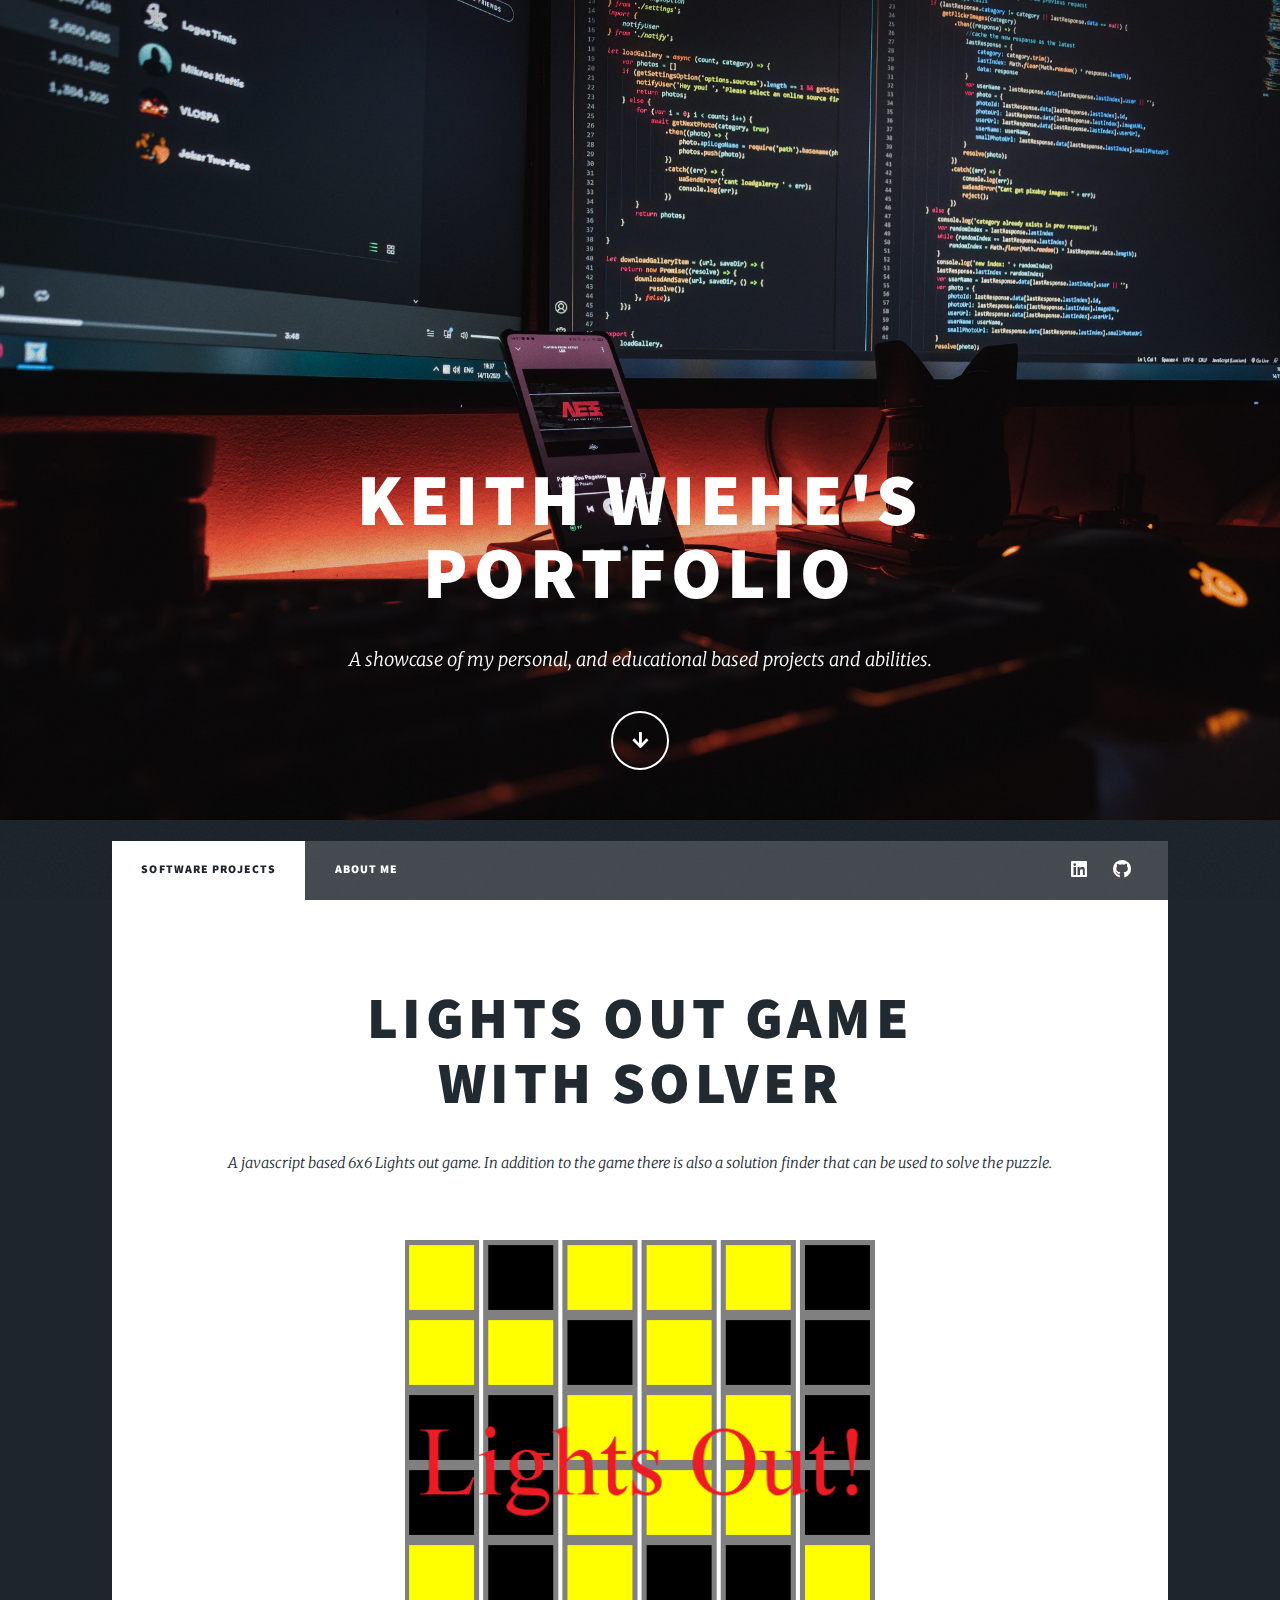
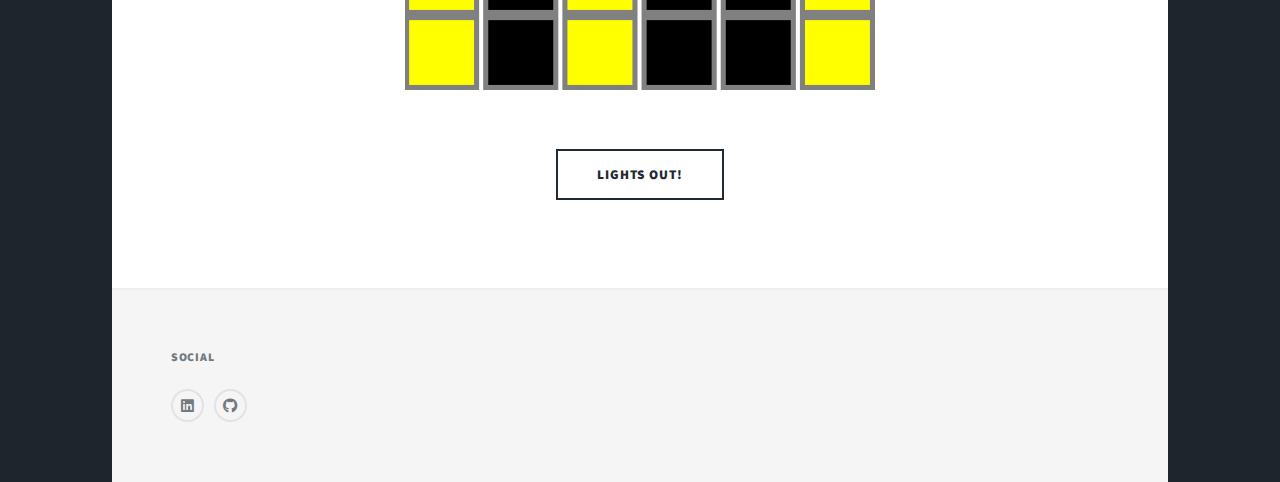
<file: index.html>
<!DOCTYPE HTML>
<!--
	Massively by HTML5 UP
	html5up.net | @ajlkn
	Free for personal and commercial use under the CCA 3.0 license (html5up.net/license)
-->
<html>
	<head>
		<title>Keith Wiehe</title>
		<meta charset="utf-8" />
		<meta name="viewport" content="width=device-width, initial-scale=1, user-scalable=no" />
		<link rel="stylesheet" href="assets/css/main.css" />
		<noscript><link rel="stylesheet" href="assets/css/noscript.css" /></noscript>
	</head>
	<body class="is-preload">

		<!-- Wrapper -->
			<div id="wrapper" class="fade-in">

				<!-- Intro -->
					<div id="intro">
						<h1>Keith Wiehe's <br>
						Portfolio</h1>
						<p> A showcase of my personal, and educational based projects and abilities.</p>
						<ul class="actions">
							<li><a href="#header" class="button icon solid solo fa-arrow-down scrolly">Continue</a></li>
						</ul>
					</div>

				<!-- Header -->
					<header id="header">
						<a href="index.html" class="logo">To The Top</a>
					</header>

				<!-- Nav/Tabs -->
					<nav id="nav">
						<ul class="links">
							<li class="active"><a href="index.html">Software Projects</a></li>
							<li><a href="about.html">About Me</a></li>
							<!-- <li><a href="elements.html">Elements Reference</a></li> -->
						</ul>
						<ul class="icons">
							<!-- <li><a href="#" class="icon brands fa-twitter"><span class="label">Twitter</span></a></li> -->
							<!-- <li><a href="#" class="icon brands fa-facebook-f"><span class="label">Facebook</span></a></li> -->
							<li><a href="https://www.linkedin.com/in/keith-wiehe-1974491aa/" class="icon brands fa-linkedin"><span class="label">Linkedin</span></a></li>
							<li><a href="https://github.com/keithwiehe" class="icon brands fa-github"><span class="label">GitHub</span></a></li>
						</ul>
					</nav>

				<!-- Main -->
					<div id="main">

						<!-- Featured Post -->
							<article class="post featured">
								<header class="major">
									<!-- example left from default page <span class="date">April 25, 2017</span> -->
									<h2><a href="LightsOutProject/LightsOut.html">Lights Out Game<br />
									with solver</a></h2>
									<p>A javascript based 6x6 Lights out game. In addition to the game there is also a solution finder that can be used to solve the puzzle.</p>
								</header>
								<style>
									img {
										margin-left: auto;
										margin-right: auto;
										max-width: 50%;
										height : auto;
									}
								</style>
								<a href="LightsOutProject/LightsOut.html" class="image main"><img src="images/LightsOut.png" alt="" /></a>
								<ul class="actions special">
									<li><a href="LightsOutProject/LightsOut.html" class="button large">Lights Out!</a></li>
								</ul>
							</article>

						<!-- Posts -->
							<section class="posts">
								<!-- <article>
									<header>
										<h2><a href="CalendarProject/index.html">Event Calendar<br /></h2>
									</header>
									<a href="CalendarProject/index.html" class="image fit"><img src="images/waldemar-brandt-GjAKNK4ocRc-unsplash.jpg" alt="" /></a>
									<p>This is a small project event calendar that myself and a small team of peers created that allows one to create an event that others can mark their attendance to.</br>
									Credit to: Jacob Pfeiffer, Katharine Wu, Megan Rajagopal, Amy Leuszler, and Linda Deng</p>
									<ul class="actions special">
										<li><a href="CalendarProject/index.html" class="button">Event Calendar</a></li>
									</ul>
								</article>
								<article>
									<header>
										<h2><a href="https://github.com/keithwiehe/aslMachineLearning">ASL machine learning<br /></h2>
									</header>
									<a href="https://github.com/keithwiehe/aslMachineLearning" class="image fit"><img src="images/jo-hilton-ZLtsJXwQ2Fg-unsplash.jpg" alt="" /></a>
									<p>This project is one I am currently undertaking. Using Tensorflow a neural network will be able to
										identify which ASL sign in the alphabet is being used. The goal is to interact with the user's webcam and
										identify these signs in live time. check out the github repo!
									</p>
									<ul class="actions special">
										<li><a href="https://github.com/keithwiehe/aslMachineLearning" class="button">Github Repo</a></li>
									</ul> -->
								</article>
								<!-- <article>
									<header>
										<h2><a href="#">Ante mattis<br />
										interdum dolor</a></h2>
									</header>
									<a href="#" class="image fit"><img src="images/pic04.jpg" alt="" /></a>
									<p>Donec eget ex magna. Interdum et malesuada fames ac ante ipsum primis in faucibus. Pellentesque venenatis dolor imperdiet dolor mattis sagittis magna etiam.</p>
									<ul class="actions special">
										<li><a href="#" class="button">Full Story</a></li>
									</ul>
								</article>
								<article>
									<header>
										<h2><a href="#">Tempus sed<br />
										nulla imperdiet</a></h2>
									</header>
									<a href="#" class="image fit"><img src="images/pic05.jpg" alt="" /></a>
									<p>Donec eget ex magna. Interdum et malesuada fames ac ante ipsum primis in faucibus. Pellentesque venenatis dolor imperdiet dolor mattis sagittis magna etiam.</p>
									<ul class="actions special">
										<li><a href="#" class="button">Full Story</a></li>
									</ul>
								</article>
								<article>
									<header>
										<h2><a href="#">Odio magna<br />
										sed consectetur</a></h2>
									</header>
									<a href="#" class="image fit"><img src="images/pic06.jpg" alt="" /></a>
									<p>Donec eget ex magna. Interdum et malesuada fames ac ante ipsum primis in faucibus. Pellentesque venenatis dolor imperdiet dolor mattis sagittis magna etiam.</p>
									<ul class="actions special">
										<li><a href="#" class="button">Full Story</a></li>
									</ul>
								</article>
								<article>
									<header>
										<h2><a href="#">Augue lorem<br />
										primis vestibulum</a></h2>
									</header>
									<a href="#" class="image fit"><img src="images/pic07.jpg" alt="" /></a>
									<p>Donec eget ex magna. Interdum et malesuada fames ac ante ipsum primis in faucibus. Pellentesque venenatis dolor imperdiet dolor mattis sagittis magna etiam.</p>
									<ul class="actions special">
										<li><a href="#" class="button">Full Story</a></li>
									</ul>
								</article>
							</section> -->

						<!-- Footer -->
							<!-- <footer>
								<div class="pagination">
									<a href="#" class="previous">Prev</a>
									<a href="#" class="page active">1</a>
									<a href="#" class="page">2</a>
									<a href="#" class="page">3</a>
									<span class="extra">&hellip;</span>
									<a href="#" class="page">8</a>
									<a href="#" class="page">9</a>
									<a href="#" class="page">10</a>
									<a href="#" class="next">Next</a>
								</div>
							</footer> -->

					</div>

				<!-- Footer -->
					<footer id="footer">
						<!-- <section>
							<form method="post" action="#">
								<div class="fields">
									<div class="field">
										<label for="name">Name</label>
										<input type="text" name="name" id="name" />
									</div>
									<div class="field">
										<label for="email">Email</label>
										<input type="text" name="email" id="email" />
									</div>
									<div class="field">
										<label for="message">Message</label>
										<textarea name="message" id="message" rows="3"></textarea>
									</div>
								</div>
								<ul class="actions">
									<li><input type="submit" value="Send Message" /></li>
								</ul>
							</form>
						</section>
						<section class="split contact">
							<section class="alt">
								<h3>Address</h3>
								<p>1234 Somewhere Road #87257<br />
								Nashville, TN 00000-0000</p>
							</section>
							<section>
								<h3>Phone</h3>
								<p><a href="#">(000) 000-0000</a></p>
							</section>
							<section>
								<h3>Email</h3>
								<p><a href="#">info@untitled.tld</a></p>
							</section> -->
							<section>
								<h3>Social</h3>
								<ul class="icons alt">
									<!-- <li><a href="#" class="icon brands fa-twitter"><span class="label">Twitter</span></a></li> -->
									<!-- <li><a href="#" class="icon brands fa-facebook-f"><span class="label">Facebook</span></a></li> -->
									<li><a href="https://www.linkedin.com/in/keith-wiehe-1974491aa/" class="icon brands fa-linkedin"><span class="label">Linkedin</span></a></li>
									<li><a href="https://github.com/keithwiehe" class="icon brands fa-github"><span class="label">GitHub</span></a></li>
								</ul>
							</section>
						</section>
					</footer>

				<!-- Copyright -->
					<!-- <div id="copyright">
						<ul><li>&copy; Untitled</li><li>Design: <a href="https://html5up.net">HTML5 UP</a></li></ul>
					</div> -->

			</div>

		<!-- Scripts -->
			<script src="assets/js/jquery.min.js"></script>
			<script src="assets/js/jquery.scrollex.min.js"></script>
			<script src="assets/js/jquery.scrolly.min.js"></script>
			<script src="assets/js/browser.min.js"></script>
			<script src="assets/js/breakpoints.min.js"></script>
			<script src="assets/js/util.js"></script>
			<script src="assets/js/main.js"></script>

	</body>
</html>
</file>
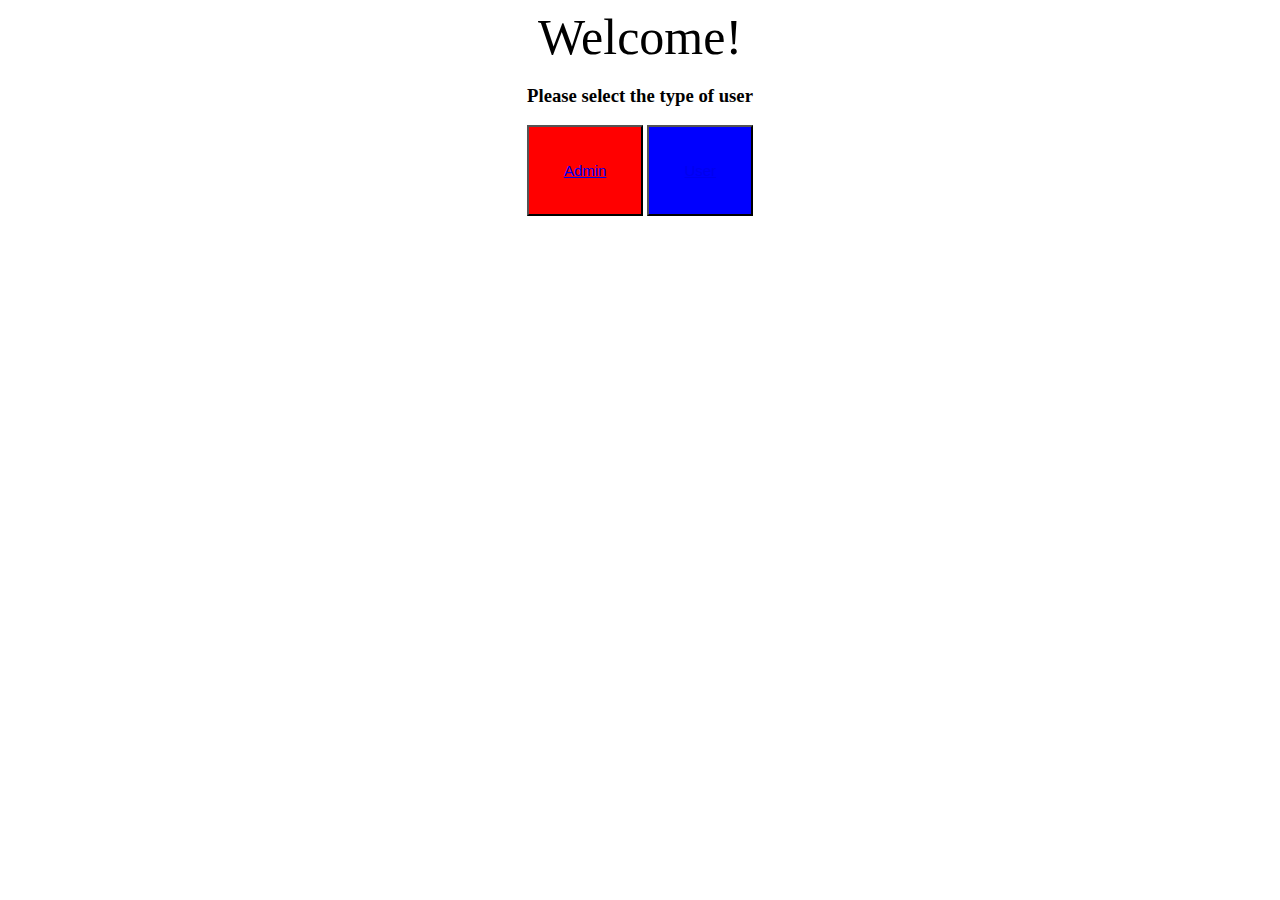
<file: CalendarProject/index.html>
<DOCTYPE! html>
<html lang="en">
<head>
<title>Welcome!</title>
<link rel="stylesheet" href="./stylesheet.css">
<meta charset="utf-8">
<meta name="viewport" content="width=device-width, initial-scale=1.0">
</head>
<body>
  <script src="./scripts.js"></script>

<div class = "Title">Welcome!</div>
<h3>Please select the type of user</h3>
<div class = "buttonlayout">
<button class="Admin"><a href= "Create.html">Admin</a></button>
<button class="User"><a href= "Availability.html">User</a></button>
</div>


</body>
</html>
</file>
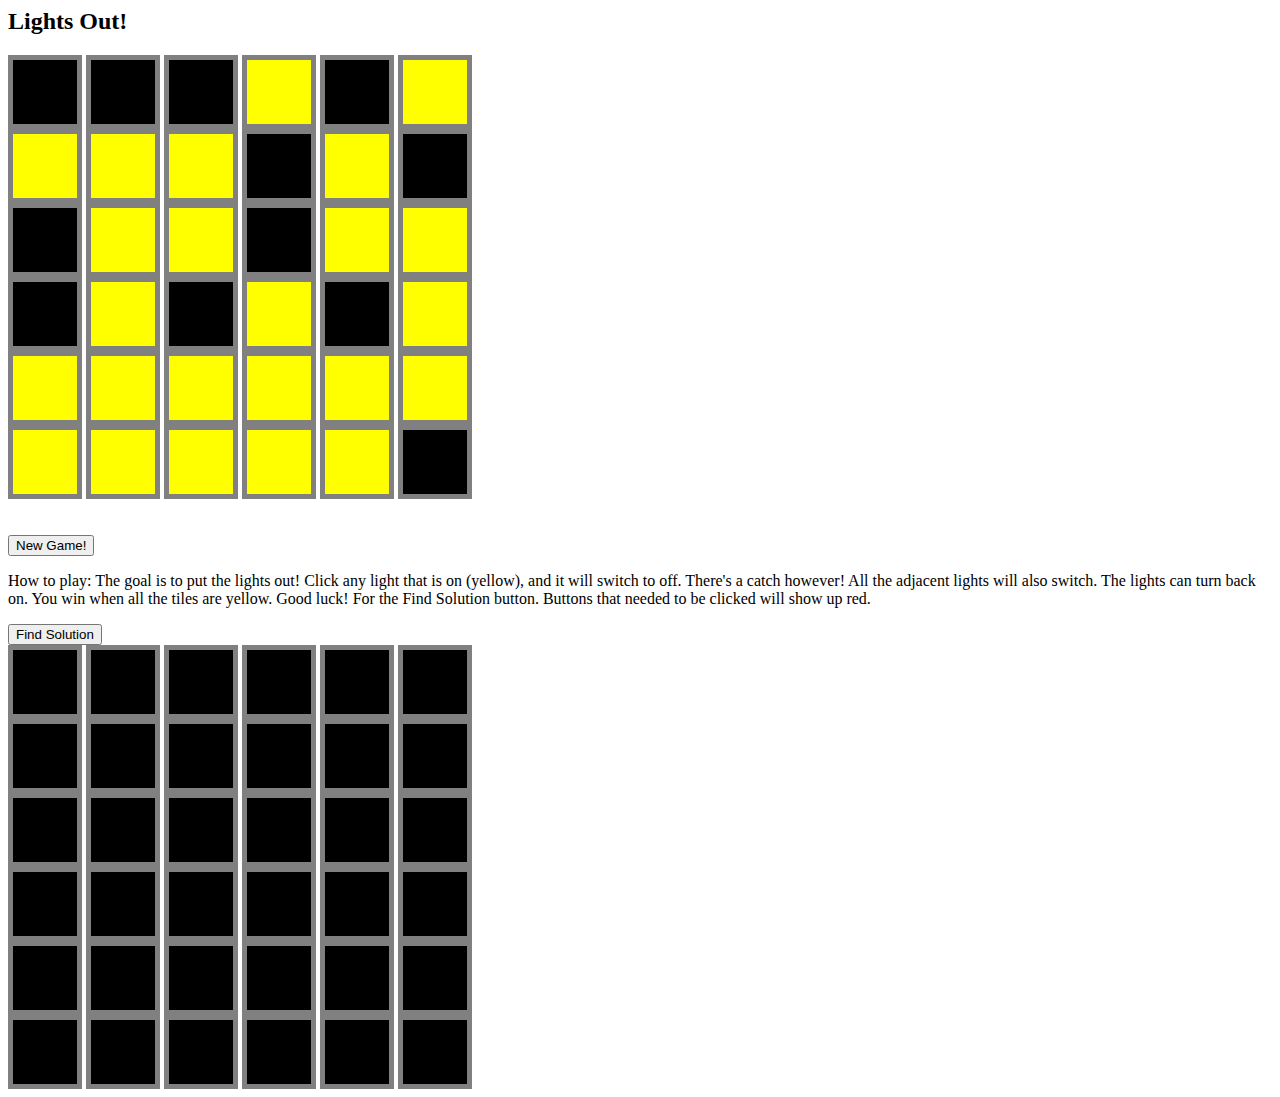
<file: LightsOutProject/index.html>
<html>
<head>
<style>
.button {
  background-color: black;
  border: 5px solid grey;
  padding: 32px 32px;
  display: row;
  font-size: 16px;
  margin: 0px 0px;
  cursor: pointer;

}
</style>
</head>
<h2>Lights Out!</h2>
<body onload="init()">
<div>
  <button class="button" id="button0" ></button>
  <button class="button" id="button1" ></button>
  <button class="button" id="button2" ></button>
  <button class="button" id="button3" ></button>
  <button class="button" id="button4" ></button>
  <button class="button" id="button5" ></button>
</div>
<div>
  <button class="button" id="button6" ></button>
  <button class="button" id="button7" ></button>
  <button class="button" id="button8" ></button>
  <button class="button" id="button9" ></button>
  <button class="button" id="button10"></button>
  <button class="button" id="button11"></button>
</div>
<div>
  <button class="button" id="button12"></button>
  <button class="button" id="button13"></button>
  <button class="button" id="button14"></button>
  <button class="button" id="button15"></button>
  <button class="button" id="button16"></button>
  <button class="button" id="button17"></button>
</div>
<div>
  <button class="button" id="button18"></button>
  <button class="button" id="button19"></button>
  <button class="button" id="button20"></button>
  <button class="button" id="button21"></button>
  <button class="button" id="button22"></button>
  <button class="button" id="button23"></button>
</div>
<div>
  <button class="button" id="button24"></button>
  <button class="button" id="button25"></button>
  <button class="button" id="button26"></button>
  <button class="button" id="button27"></button>
  <button class="button" id="button28"></button>
  <button class="button" id="button29"></button>
</div>
<div>
  <button class="button" id="button30"></button>
  <button class="button" id="button31"></button>
  <button class="button" id="button32"></button>
  <button class="button" id="button33"></button>
  <button class="button" id="button34"></button>
  <button class="button" id="button35"></button>
</div>
<div>
  <br></br>
<button id="new game" onclick="init()">New Game!</button>

</div>
<div class="explanation">
  <p>How to play: The goal is to put the lights out! Click any light that is on (yellow), and it will switch to off.
  There's a catch however! All the adjacent lights will also switch. The lights can turn back on. You win when all the tiles are yellow. Good luck!
  For the Find Solution button. Buttons that needed to be clicked will show up red.
</div>
<button id="solution" onclick="solver()">Find Solution</button>
<div>
  <button class="button" id="button100" ></button>
  <button class="button" id="button101" ></button>
  <button class="button" id="button102" ></button>
  <button class="button" id="button103" ></button>
  <button class="button" id="button104" ></button>
  <button class="button" id="button105" ></button>
</div>
<div>
  <button class="button" id="button106" ></button>
  <button class="button" id="button107" ></button>
  <button class="button" id="button108" ></button>
  <button class="button" id="button109" ></button>
  <button class="button" id="button110"></button>
  <button class="button" id="button111"></button>
</div>
<div>
  <button class="button" id="button112"></button>
  <button class="button" id="button113"></button>
  <button class="button" id="button114"></button>
  <button class="button" id="button115"></button>
  <button class="button" id="button116"></button>
  <button class="button" id="button117"></button>
</div>
<div>
  <button class="button" id="button118"></button>
  <button class="button" id="button119"></button>
  <button class="button" id="button120"></button>
  <button class="button" id="button121"></button>
  <button class="button" id="button122"></button>
  <button class="button" id="button123"></button>
</div>
<div>
  <button class="button" id="button124"></button>
  <button class="button" id="button125"></button>
  <button class="button" id="button126"></button>
  <button class="button" id="button127"></button>
  <button class="button" id="button128"></button>
  <button class="button" id="button129"></button>
</div>
<div>
  <button class="button" id="button130"></button>
  <button class="button" id="button131"></button>
  <button class="button" id="button132"></button>
  <button class="button" id="button133"></button>
  <button class="button" id="button134"></button>
  <button class="button" id="button135"></button>
</div>
<div>
<script src="script.js"></script>
</body>
</html>
</file>
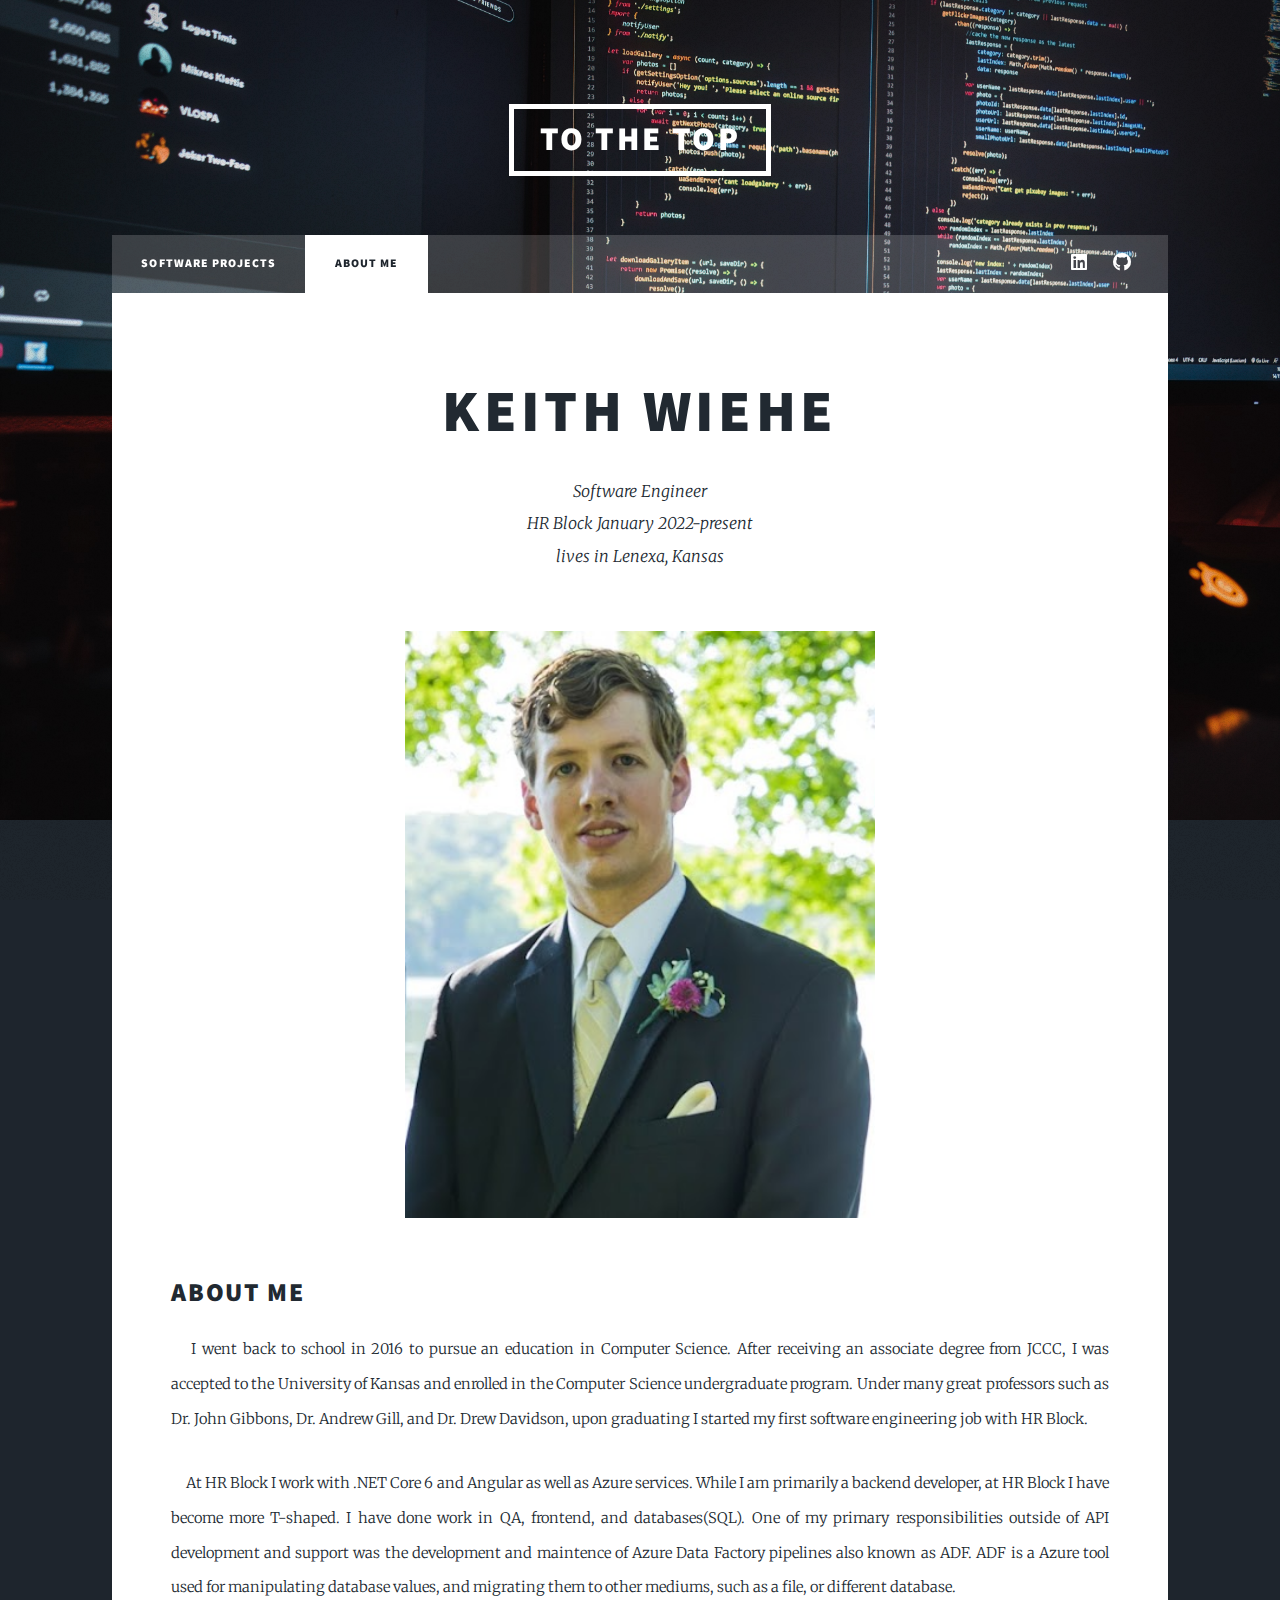
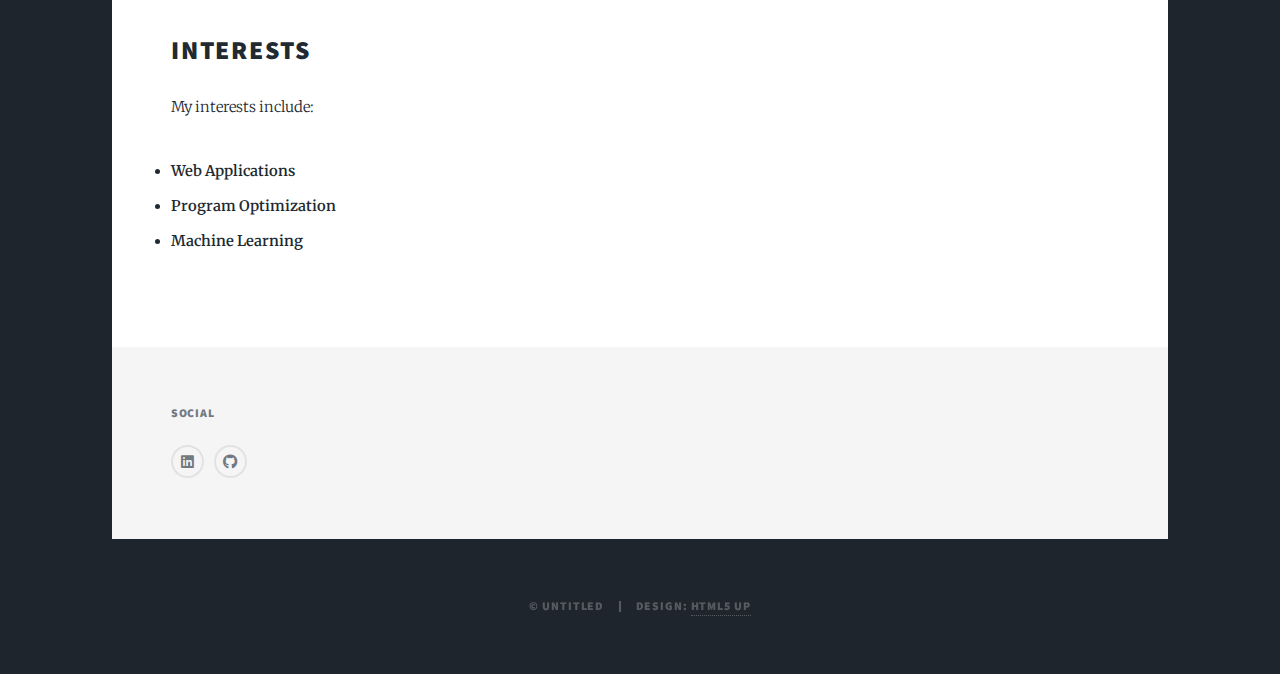
<file: about.html>
<!DOCTYPE HTML>
<!--
	Massively by HTML5 UP
	html5up.net | @ajlkn
	Free for personal and commercial use under the CCA 3.0 license (html5up.net/license)
-->
<html>
	<head>
		<title>About Keith</title>
		<meta charset="utf-8" />
		<meta name="viewport" content="width=device-width, initial-scale=1, user-scalable=no" />
		<link rel="stylesheet" href="assets/css/main.css" />
		<noscript><link rel="stylesheet" href="assets/css/noscript.css" /></noscript>
	</head>
	<body class="is-preload">

		<!-- Wrapper -->
			<div id="wrapper">

				<!-- Header -->
					<header id="header">
						<a href="index.html" class="logo">To The Top</a>
					</header>

				<!-- Nav -->
					<nav id="nav">
						<ul class="links">
							<li><a href="index.html">Software Projects</a></li>
							<li class="active"><a href="about.html">About Me</a></li>
							<!-- <li><a href="elements.html">Elements Reference</a></li> -->
						</ul>
						<ul class="icons">
							<!-- <li><a href="#" class="icon brands fa-twitter"><span class="label">Twitter</span></a></li> -->
							<!-- <li><a href="#" class="icon brands fa-facebook-f"><span class="label">Facebook</span></a></li> -->
							<li><a href="https://www.linkedin.com/in/keith-wiehe-1974491aa/" class="icon brands fa-linkedin"><span class="label">Linkedin</span></a></li>
							<li><a href="https://github.com/keithwiehe" class="icon brands fa-github"><span class="label">GitHub</span></a></li>
						</ul>
					</nav>

				<!-- Main -->
					<div id="main">

						<!-- Post -->
							<section class="post">
								<header class="major">
									<!-- <span class="date">April 25, 2017</span> -->
									<h1>Keith Wiehe</h1>
									<p>Software Engineer<br />
									HR Block January 2022-present<br />
									lives in Lenexa, Kansas</p>
								</header>
								<style>
									img {
										margin-left: auto;
										margin-right: auto;
										max-width: 50%;
										height : auto;
									}
								</style>
								<div class="image main"><img src="images/SelfPortrait1.png" alt="" /></div>
								<h2>About Me</h2>
								<p> &emsp; I went back to school in 2016 to pursue an education in Computer Science. 
									After receiving an associate degree from JCCC, I was accepted to the University of Kansas 
									and enrolled in the Computer Science undergraduate program. Under many great professors such as 
									Dr. John Gibbons, Dr. Andrew Gill, and Dr. Drew Davidson, upon graduating I started my first software engineering job with HR Block.
									
								</p>
								<p> &emsp;At HR Block I work with .NET Core 6 and Angular as well as Azure services. While I am primarily a backend developer, at HR Block
									I have become more T-shaped. I have done work in QA, frontend, and databases(SQL). One of my primary responsibilities outside of API development 
									and support was the development and maintence of Azure Data Factory pipelines also known as ADF. ADF is a Azure tool used for manipulating database values, 
									and migrating them to other mediums, such as a file, or different database.
								</p>
								<h2>Interests</h2>
								<p>
									My interests include:
									<li><b>Web Applications</b></li>
									<li><b>Program Optimization</b></li>
									<li><b>Machine Learning</b></li>
								</p>
							</section>

					</div>

				<!-- Footer -->
				<footer id="footer">
					<!-- <section>
						<form method="post" action="#">
							<div class="fields">
								<div class="field">
									<label for="name">Name</label>
									<input type="text" name="name" id="name" />
								</div>
								<div class="field">
									<label for="email">Email</label>
									<input type="text" name="email" id="email" />
								</div>
								<div class="field">
									<label for="message">Message</label>
									<textarea name="message" id="message" rows="3"></textarea>
								</div>
							</div>
							<ul class="actions">
								<li><input type="submit" value="Send Message" /></li>
							</ul>
						</form>
					</section>
					<section class="split contact">
						<section class="alt">
							<h3>Address</h3>
							<p>1234 Somewhere Road #87257<br />
							Nashville, TN 00000-0000</p>
						</section>
						<section>
							<h3>Phone</h3>
							<p><a href="#">(000) 000-0000</a></p>
						</section>
						<section>
							<h3>Email</h3>
							<p><a href="#">info@untitled.tld</a></p>
						</section> -->
						<section>
							<h3>Social</h3>
							<ul class="icons alt">
								<!-- <li><a href="#" class="icon brands fa-twitter"><span class="label">Twitter</span></a></li> -->
								<!-- <li><a href="#" class="icon brands fa-facebook-f"><span class="label">Facebook</span></a></li> -->
								<li><a href="https://www.linkedin.com/in/keith-wiehe-1974491aa/" class="icon brands fa-linkedin"><span class="label">Linkedin</span></a></li>
								<li><a href="https://github.com/keithwiehe" class="icon brands fa-github"><span class="label">GitHub</span></a></li>
							</ul>
						</section>
					</section>
				</footer>

				<!-- Copyright -->
					<div id="copyright">
						<ul><li>&copy; Untitled</li><li>Design: <a href="https://html5up.net">HTML5 UP</a></li></ul>
					</div>

			</div>

		<!-- Scripts -->
			<script src="assets/js/jquery.min.js"></script>
			<script src="assets/js/jquery.scrollex.min.js"></script>
			<script src="assets/js/jquery.scrolly.min.js"></script>
			<script src="assets/js/browser.min.js"></script>
			<script src="assets/js/breakpoints.min.js"></script>
			<script src="assets/js/util.js"></script>
			<script src="assets/js/main.js"></script>

	</body>
</html>
</file>
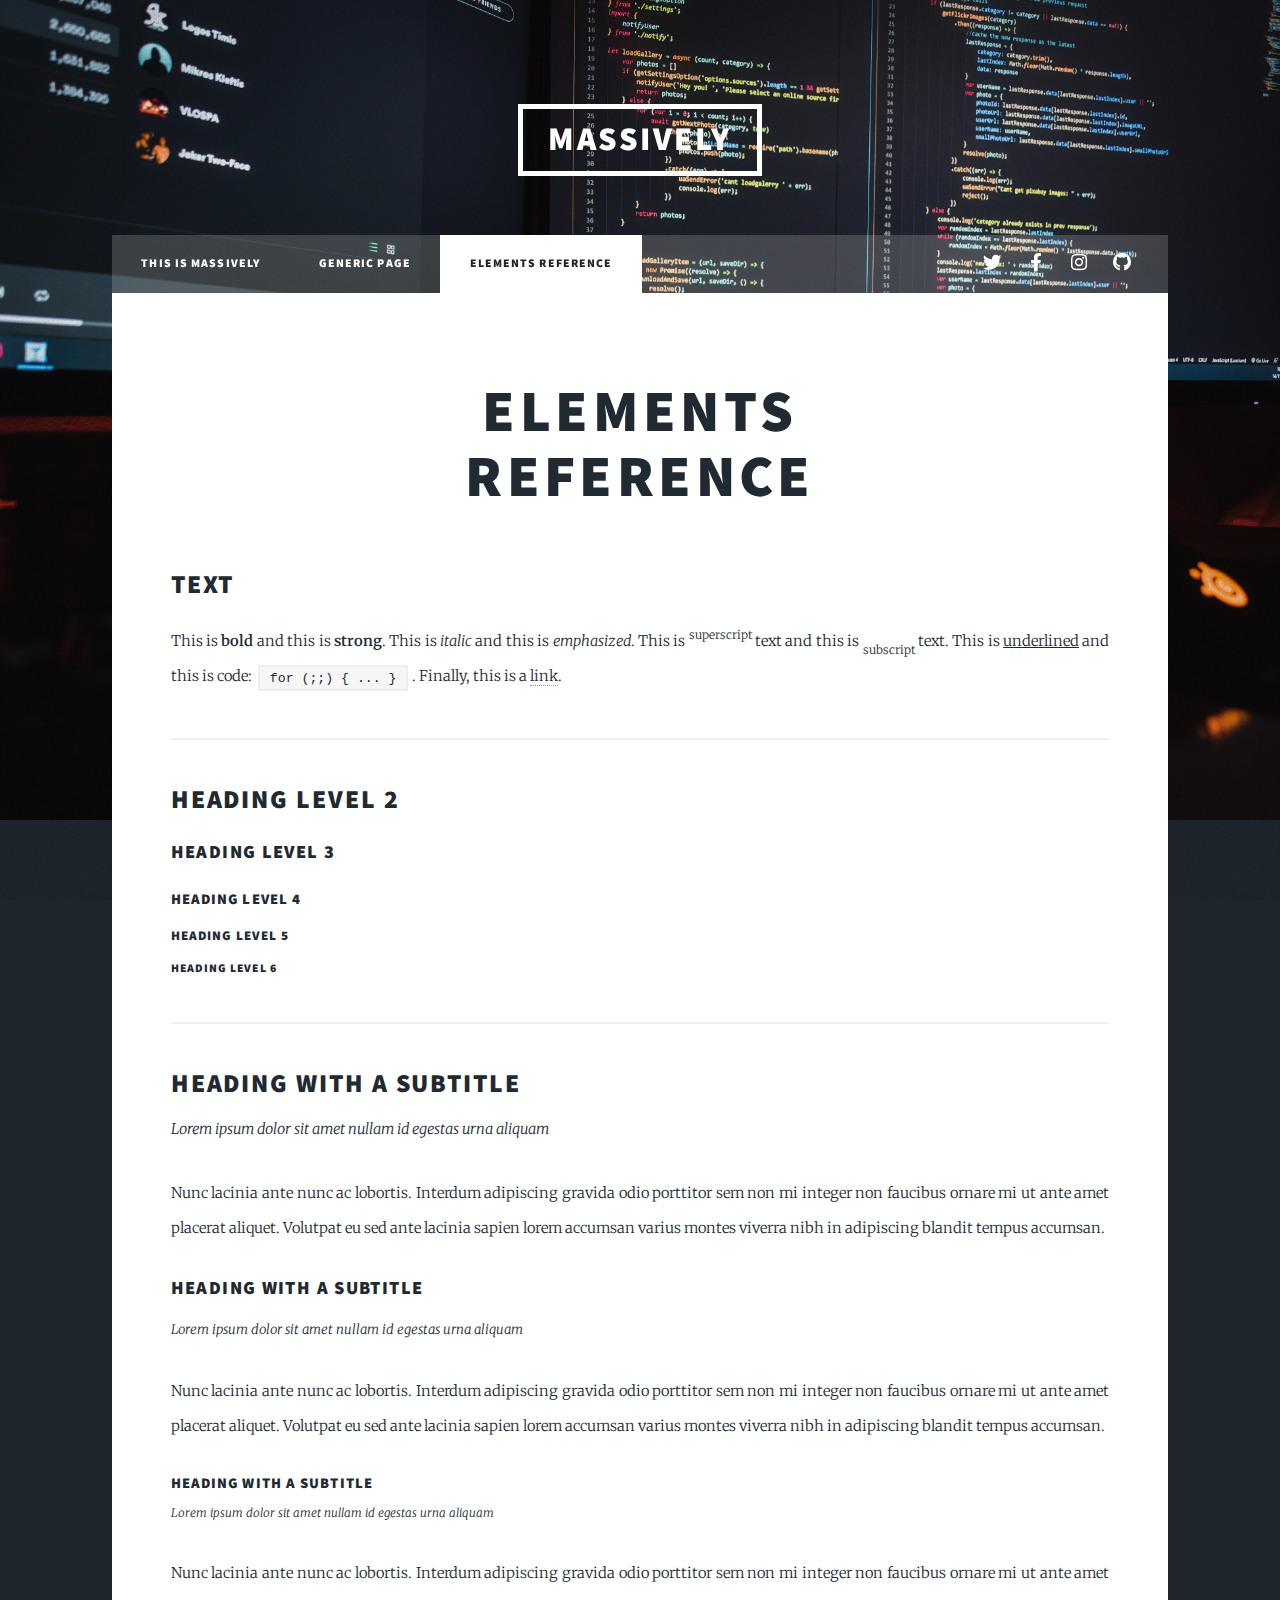
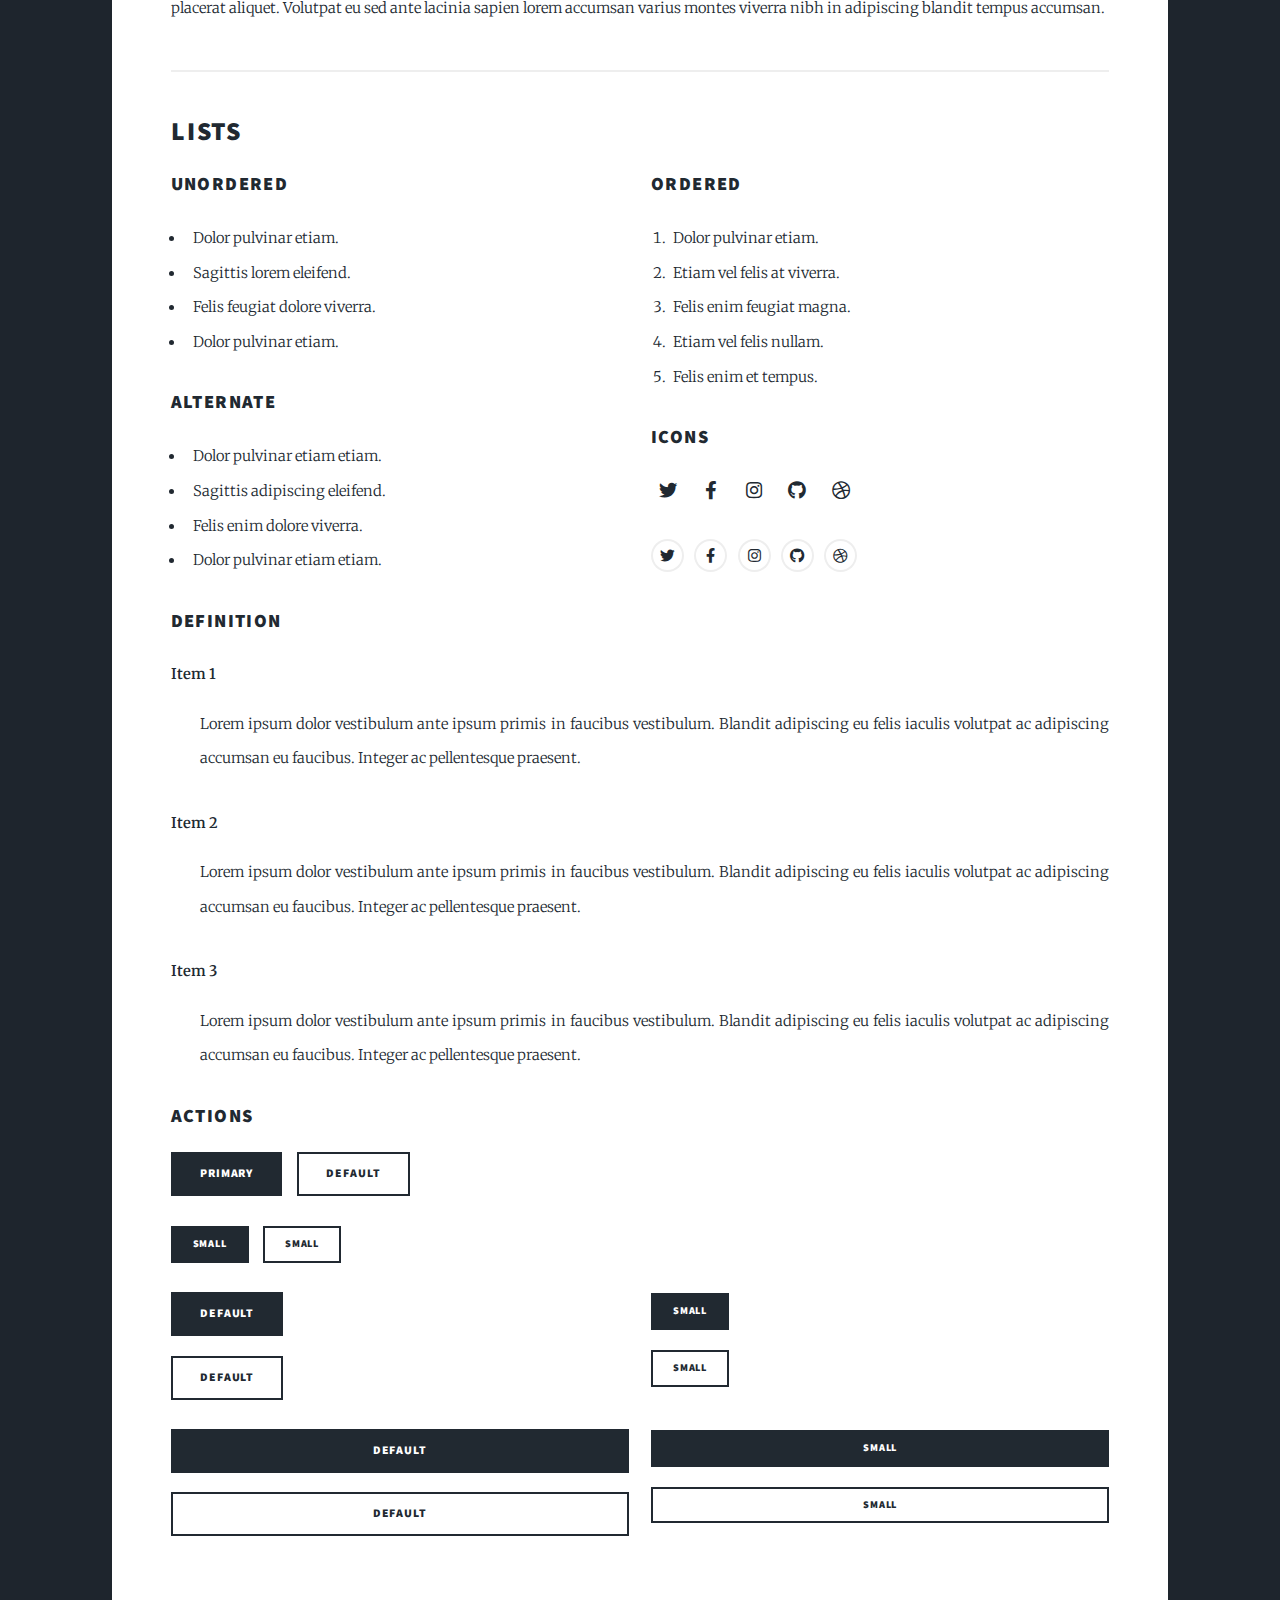
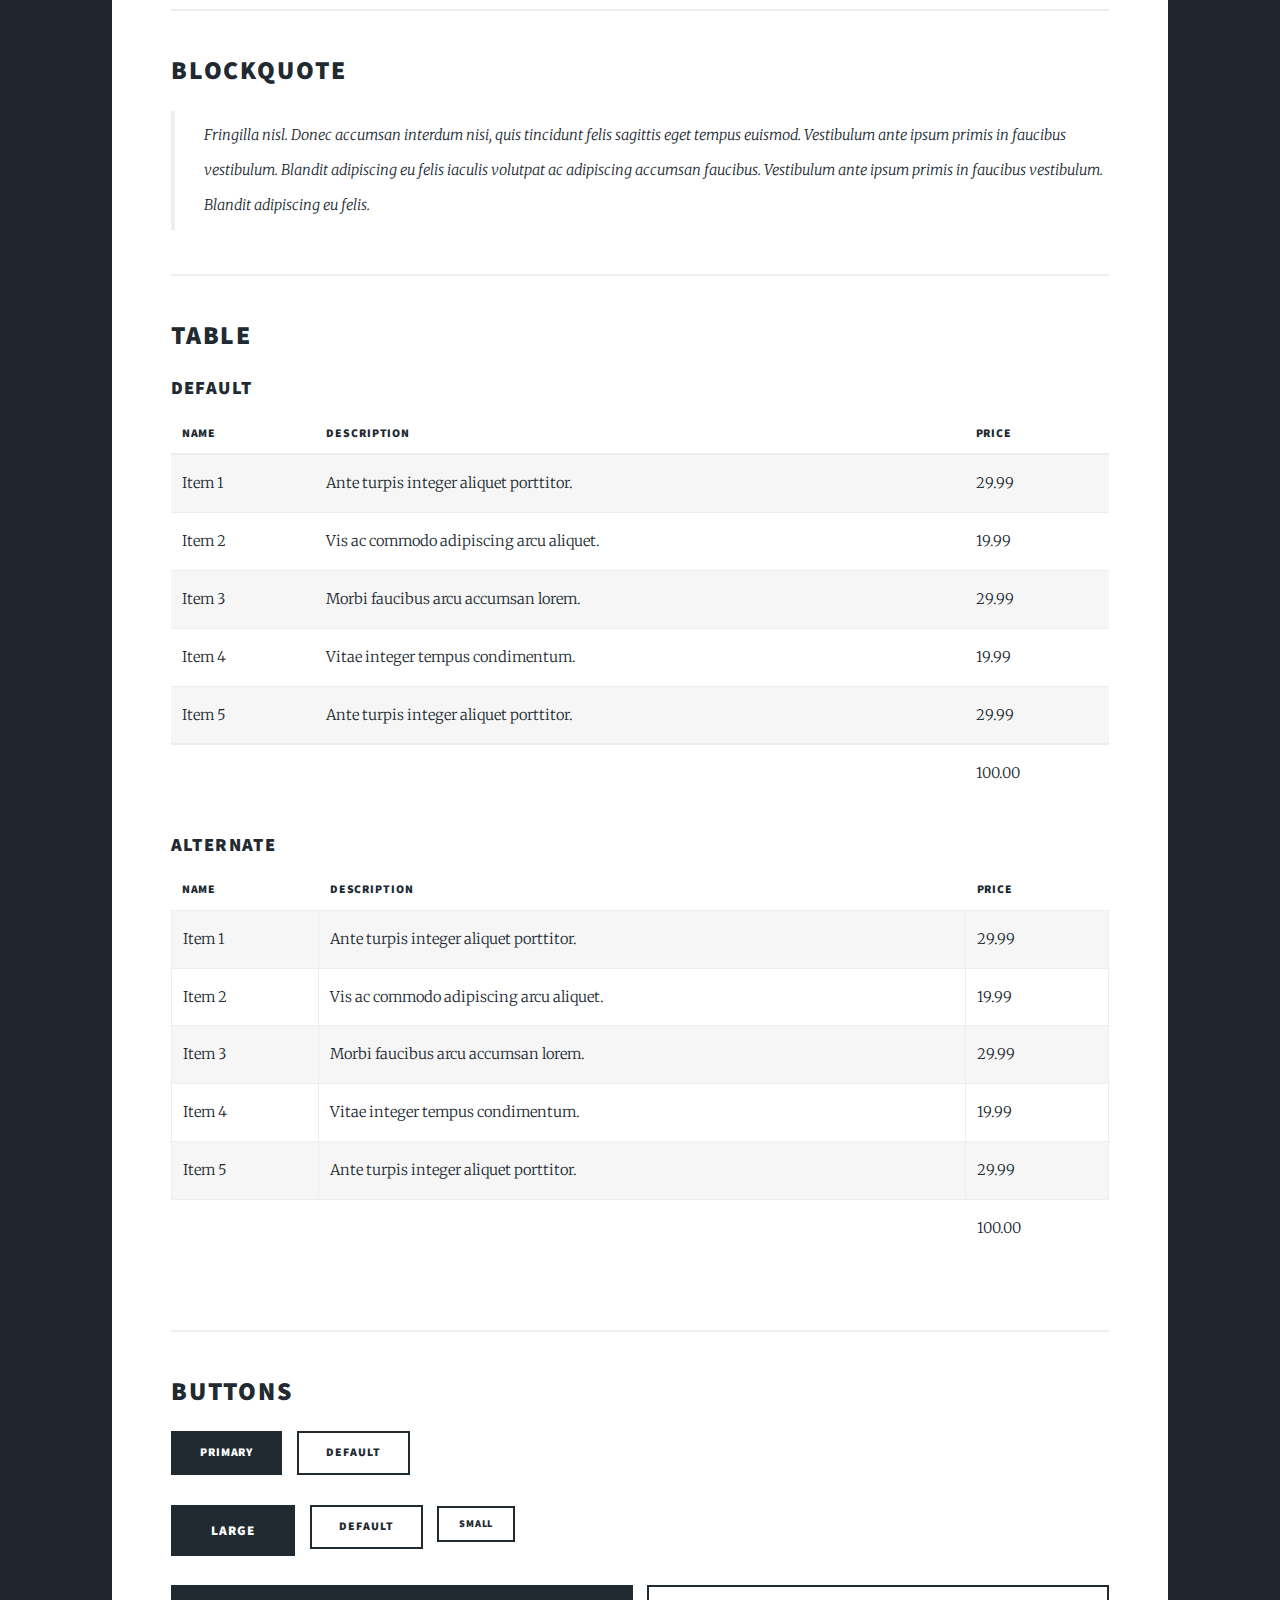
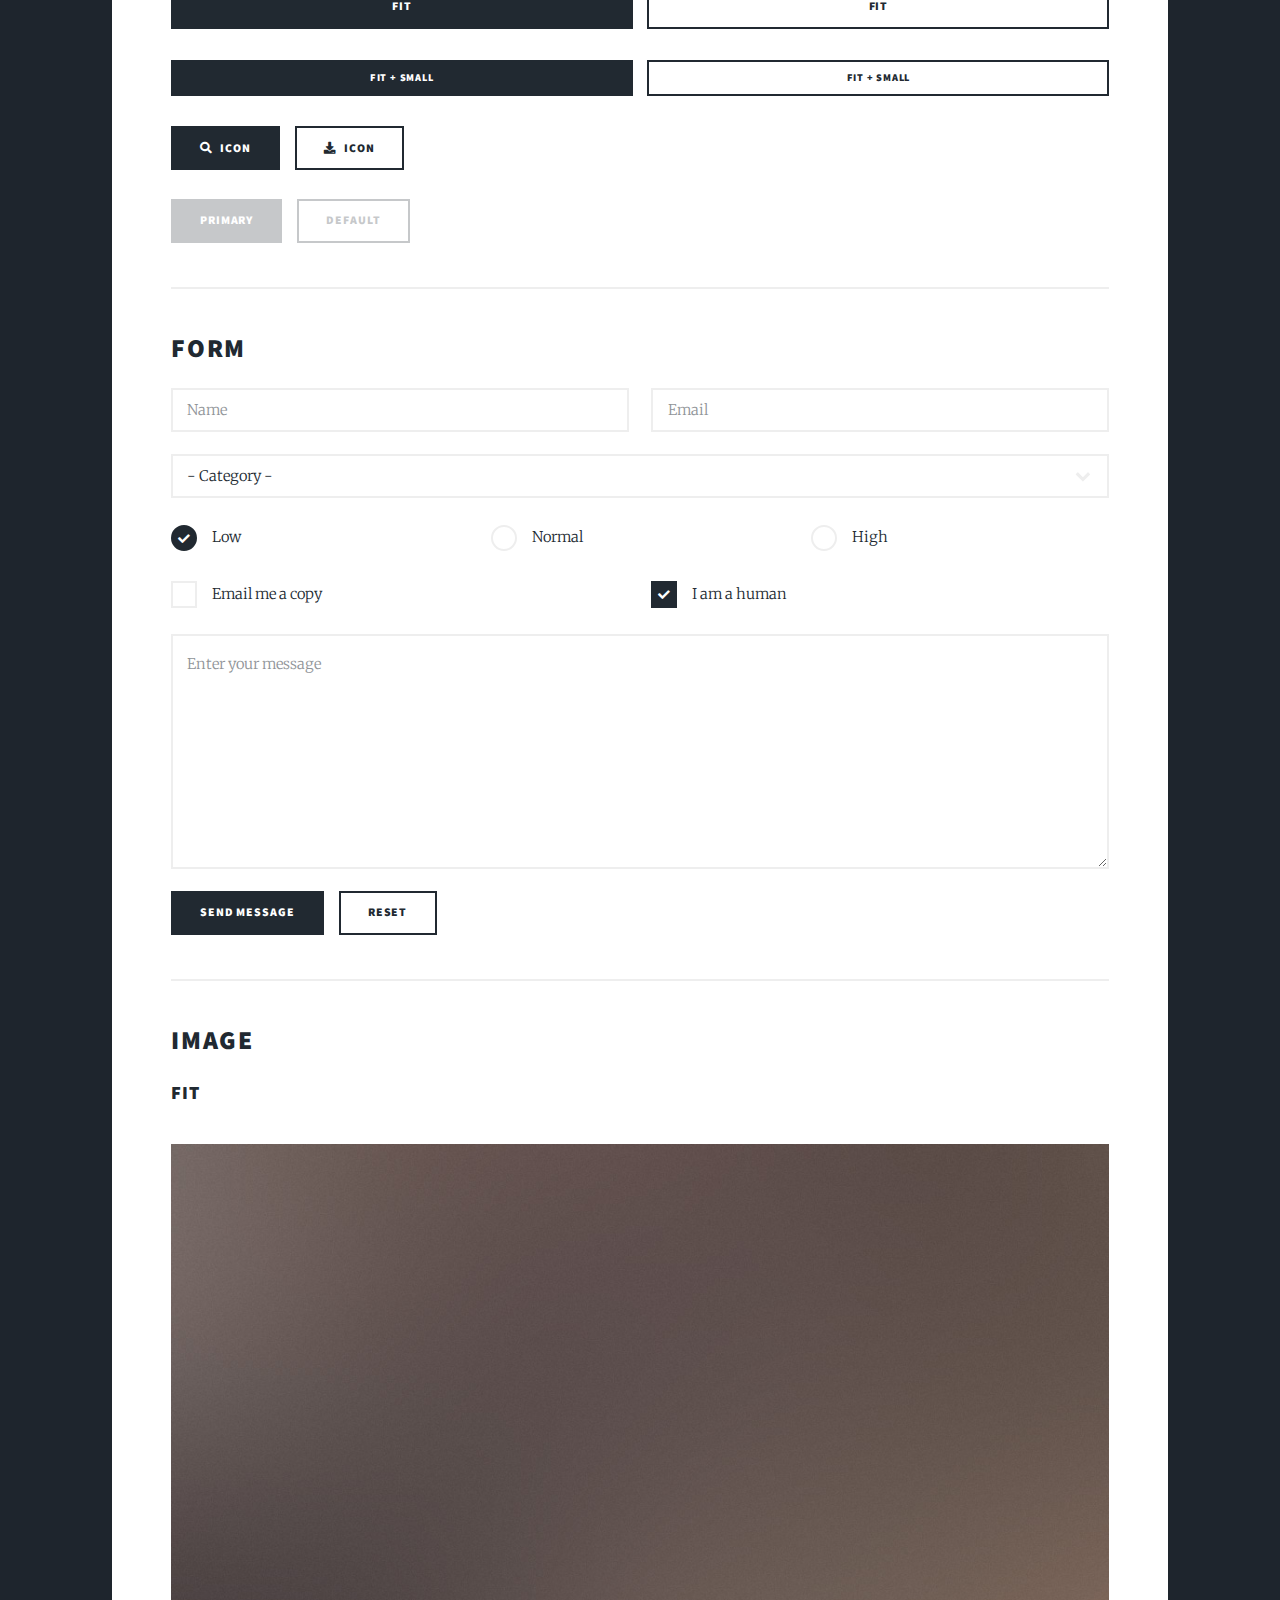
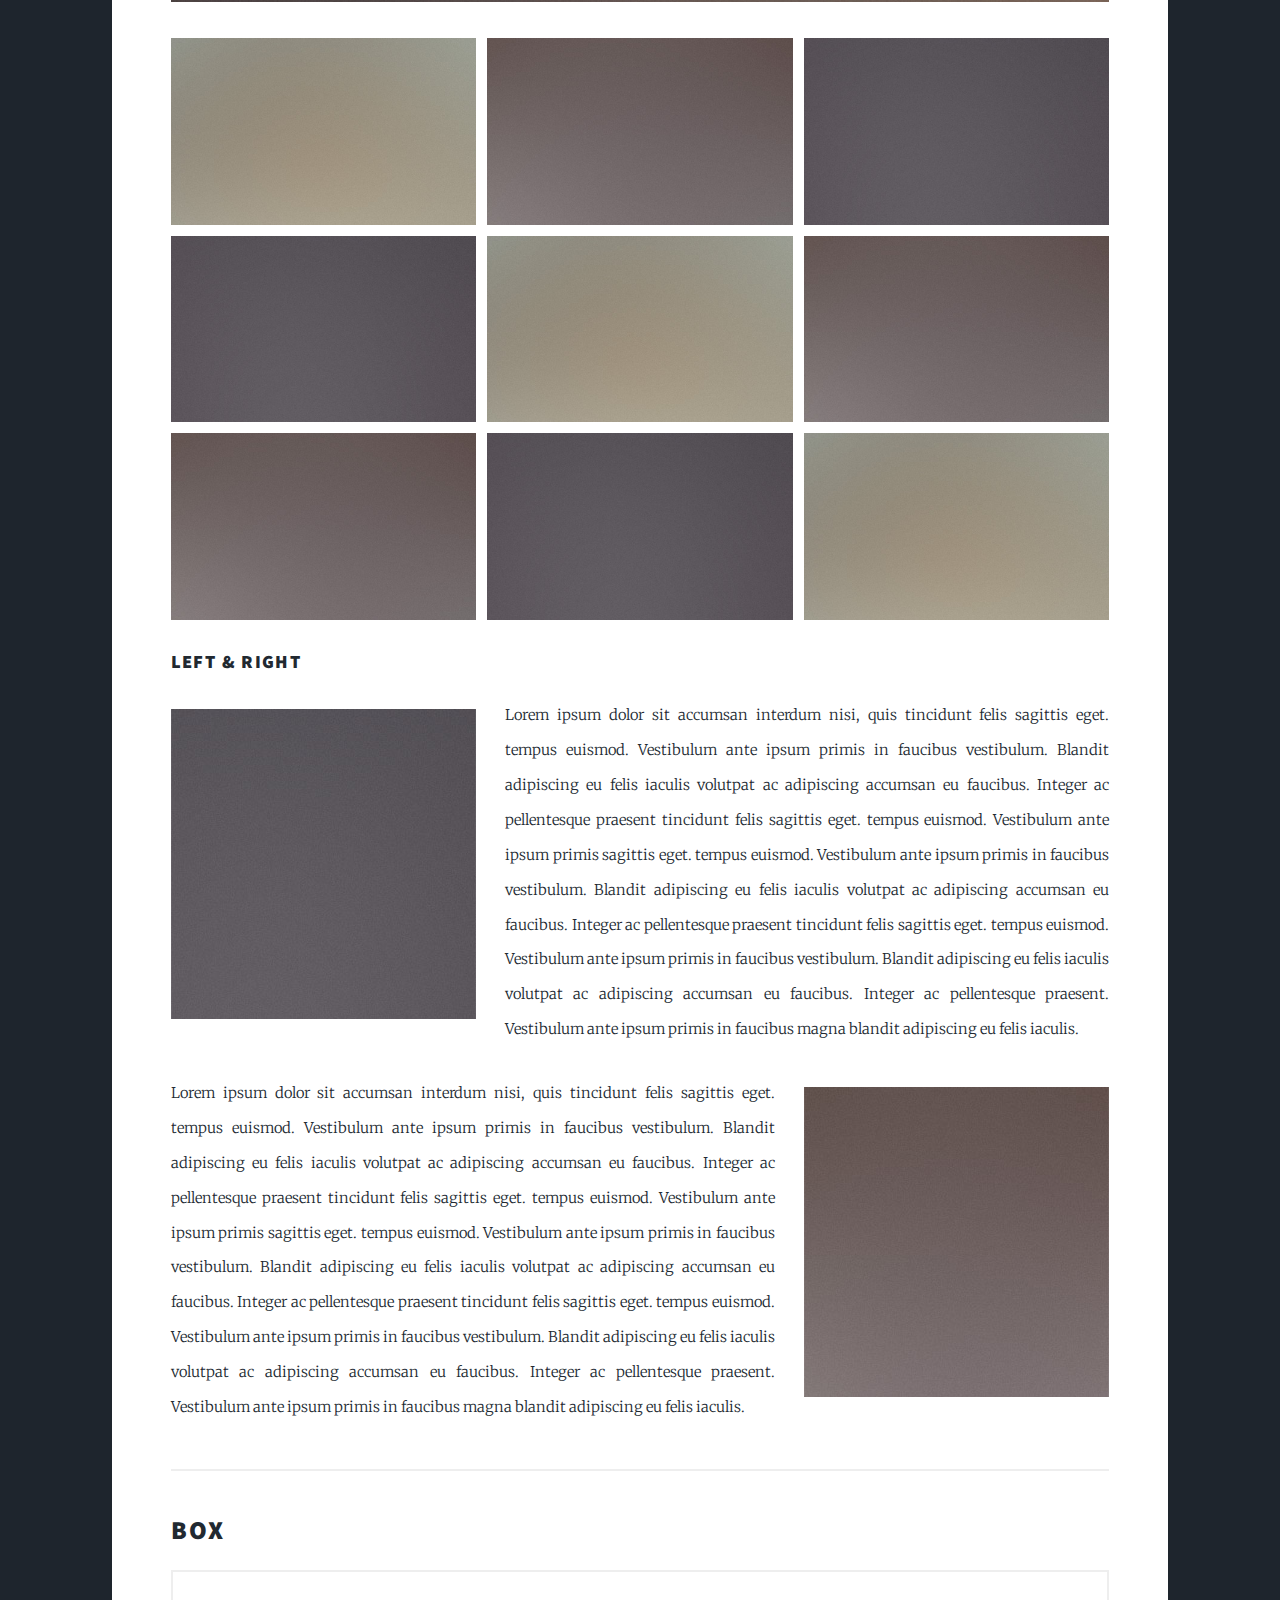
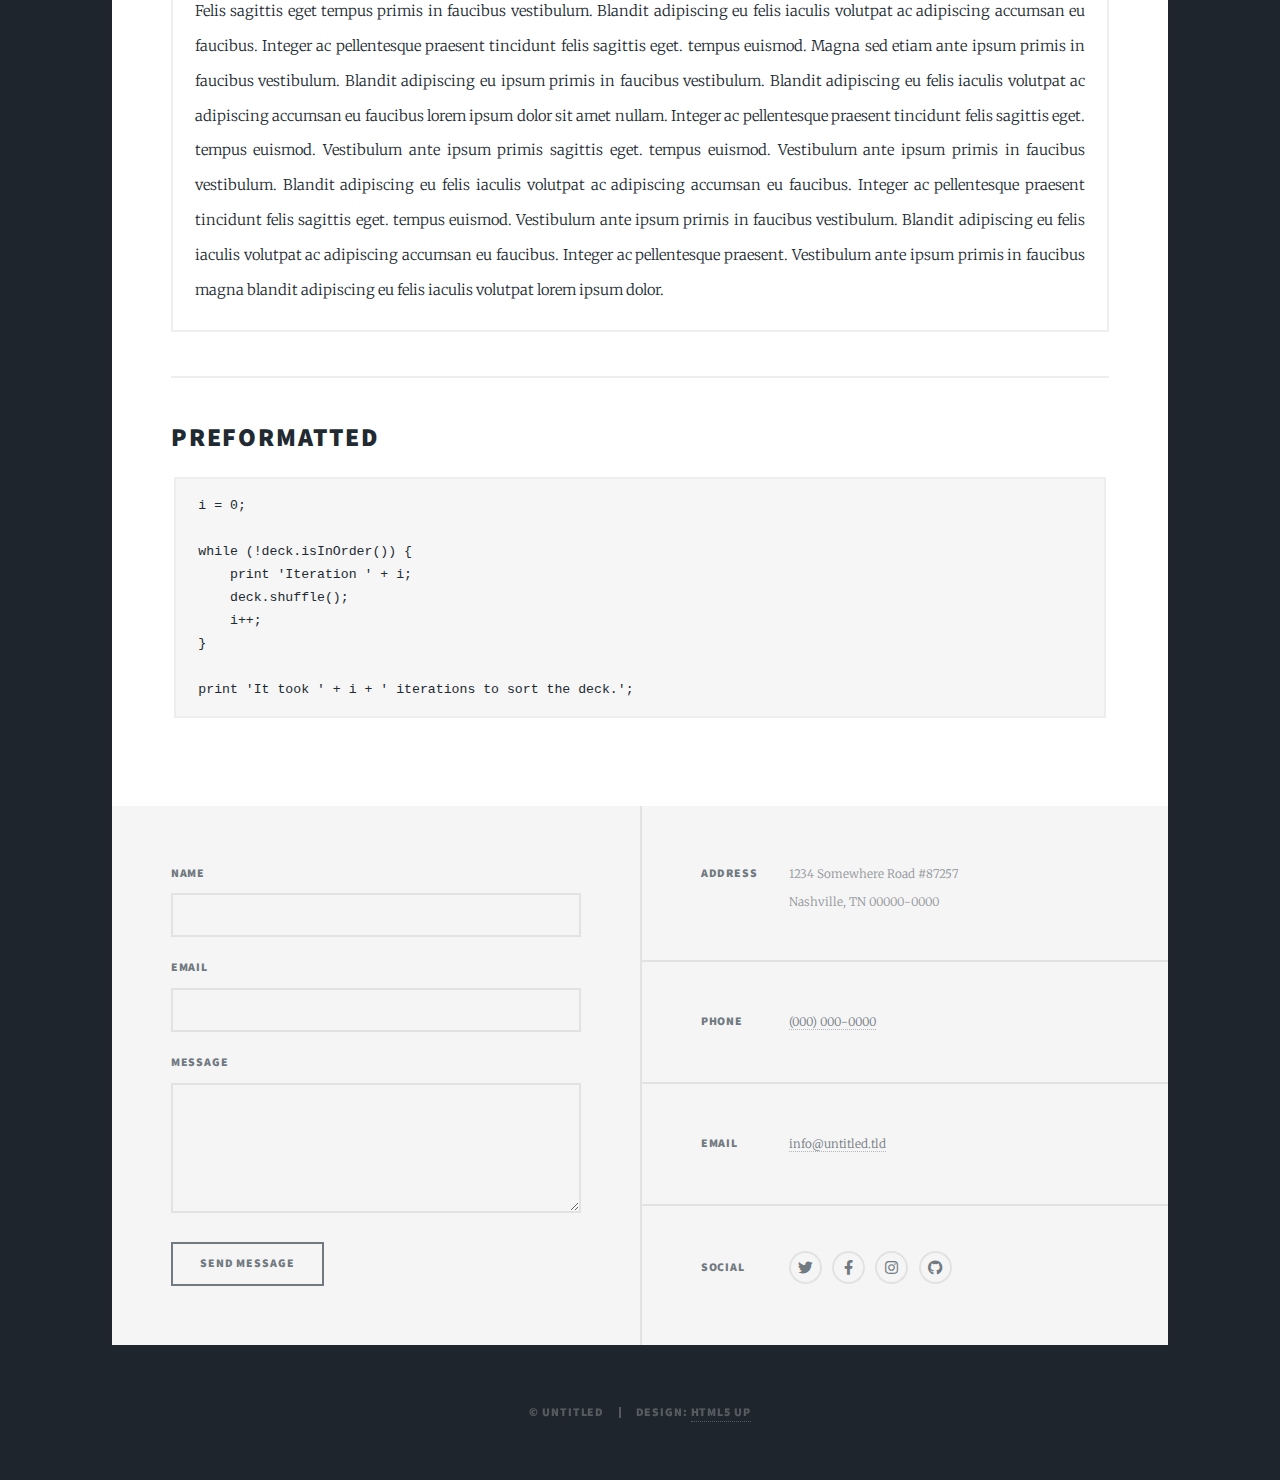
<file: elements.html>
<!DOCTYPE HTML>
<!--
	Massively by HTML5 UP
	html5up.net | @ajlkn
	Free for personal and commercial use under the CCA 3.0 license (html5up.net/license)
-->
<html>
	<head>
		<title>Elements Reference - Massively by HTML5 UP</title>
		<meta charset="utf-8" />
		<meta name="viewport" content="width=device-width, initial-scale=1, user-scalable=no" />
		<link rel="stylesheet" href="assets/css/main.css" />
		<noscript><link rel="stylesheet" href="assets/css/noscript.css" /></noscript>
	</head>
	<body class="is-preload">

		<!-- Wrapper -->
			<div id="wrapper">

				<!-- Header -->
					<header id="header">
						<a href="index.html" class="logo">Massively</a>
					</header>

				<!-- Nav -->
					<nav id="nav">
						<ul class="links">
							<li><a href="index.html">This is Massively</a></li>
							<li><a href="about.html">Generic Page</a></li>
							<li class="active"><a href="elements.html">Elements Reference</a></li>
						</ul>
						<ul class="icons">
							<li><a href="#" class="icon brands fa-twitter"><span class="label">Twitter</span></a></li>
							<li><a href="#" class="icon brands fa-facebook-f"><span class="label">Facebook</span></a></li>
							<li><a href="#" class="icon brands fa-instagram"><span class="label">Instagram</span></a></li>
							<li><a href="#" class="icon brands fa-github"><span class="label">GitHub</span></a></li>
						</ul>
					</nav>

				<!-- Main -->
					<div id="main">

						<!-- Post -->
							<section class="post">
								<header class="major">
									<h1>Elements<br />
									Reference</h1>
								</header>

								<!-- Text stuff -->
									<h2>Text</h2>
									<p>This is <b>bold</b> and this is <strong>strong</strong>. This is <i>italic</i> and this is <em>emphasized</em>.
									This is <sup>superscript</sup> text and this is <sub>subscript</sub> text.
									This is <u>underlined</u> and this is code: <code>for (;;) { ... }</code>.
									Finally, this is a <a href="#">link</a>.</p>
									<hr />
									<h2>Heading Level 2</h2>
									<h3>Heading Level 3</h3>
									<h4>Heading Level 4</h4>
									<h5>Heading Level 5</h5>
									<h6>Heading Level 6</h6>
									<hr />
									<header>
										<h2>Heading with a Subtitle</h2>
										<p>Lorem ipsum dolor sit amet nullam id egestas urna aliquam</p>
									</header>
									<p>Nunc lacinia ante nunc ac lobortis. Interdum adipiscing gravida odio porttitor sem non mi integer non faucibus ornare mi ut ante amet placerat aliquet. Volutpat eu sed ante lacinia sapien lorem accumsan varius montes viverra nibh in adipiscing blandit tempus accumsan.</p>
									<header>
										<h3>Heading with a Subtitle</h3>
										<p>Lorem ipsum dolor sit amet nullam id egestas urna aliquam</p>
									</header>
									<p>Nunc lacinia ante nunc ac lobortis. Interdum adipiscing gravida odio porttitor sem non mi integer non faucibus ornare mi ut ante amet placerat aliquet. Volutpat eu sed ante lacinia sapien lorem accumsan varius montes viverra nibh in adipiscing blandit tempus accumsan.</p>
									<header>
										<h4>Heading with a Subtitle</h4>
										<p>Lorem ipsum dolor sit amet nullam id egestas urna aliquam</p>
									</header>
									<p>Nunc lacinia ante nunc ac lobortis. Interdum adipiscing gravida odio porttitor sem non mi integer non faucibus ornare mi ut ante amet placerat aliquet. Volutpat eu sed ante lacinia sapien lorem accumsan varius montes viverra nibh in adipiscing blandit tempus accumsan.</p>

									<hr />

								<!-- Lists -->
									<h2>Lists</h2>
									<div class="row">
										<div class="col-6 col-12-small">

											<h3>Unordered</h3>
											<ul>
												<li>Dolor pulvinar etiam.</li>
												<li>Sagittis lorem eleifend.</li>
												<li>Felis feugiat dolore viverra.</li>
												<li>Dolor pulvinar etiam.</li>
											</ul>

											<h3>Alternate</h3>
											<ul class="alt">
												<li>Dolor pulvinar etiam etiam.</li>
												<li>Sagittis adipiscing eleifend.</li>
												<li>Felis enim dolore viverra.</li>
												<li>Dolor pulvinar etiam etiam.</li>
											</ul>

										</div>
										<div class="col-6 col-12-small">

											<h3>Ordered</h3>
											<ol>
												<li>Dolor pulvinar etiam.</li>
												<li>Etiam vel felis at viverra.</li>
												<li>Felis enim feugiat magna.</li>
												<li>Etiam vel felis nullam.</li>
												<li>Felis enim et tempus.</li>
											</ol>

											<h3>Icons</h3>
											<ul class="icons">
												<li><a href="#" class="icon brands fa-twitter"><span class="label">Twitter</span></a></li>
												<li><a href="#" class="icon brands fa-facebook-f"><span class="label">Facebook</span></a></li>
												<li><a href="#" class="icon brands fa-instagram"><span class="label">Instagram</span></a></li>
												<li><a href="#" class="icon brands fa-github"><span class="label">Github</span></a></li>
												<li><a href="#" class="icon brands fa-dribbble"><span class="label">Dribbble</span></a></li>
											</ul>
											<ul class="icons alt">
												<li><a href="#" class="icon brands alt fa-twitter"><span class="label">Twitter</span></a></li>
												<li><a href="#" class="icon brands alt fa-facebook-f"><span class="label">Facebook</span></a></li>
												<li><a href="#" class="icon brands alt fa-instagram"><span class="label">Instagram</span></a></li>
												<li><a href="#" class="icon brands alt fa-github"><span class="label">Github</span></a></li>
												<li><a href="#" class="icon brands alt fa-dribbble"><span class="label">Dribbble</span></a></li>
											</ul>

										</div>
									</div>
									<h3>Definition</h3>
									<dl>
										<dt>Item 1</dt>
										<dd>
											<p>Lorem ipsum dolor vestibulum ante ipsum primis in faucibus vestibulum. Blandit adipiscing eu felis iaculis volutpat ac adipiscing accumsan eu faucibus. Integer ac pellentesque praesent.</p>
										</dd>
										<dt>Item 2</dt>
										<dd>
											<p>Lorem ipsum dolor vestibulum ante ipsum primis in faucibus vestibulum. Blandit adipiscing eu felis iaculis volutpat ac adipiscing accumsan eu faucibus. Integer ac pellentesque praesent.</p>
										</dd>
										<dt>Item 3</dt>
										<dd>
											<p>Lorem ipsum dolor vestibulum ante ipsum primis in faucibus vestibulum. Blandit adipiscing eu felis iaculis volutpat ac adipiscing accumsan eu faucibus. Integer ac pellentesque praesent.</p>
										</dd>
									</dl>

									<h3>Actions</h3>
									<ul class="actions">
										<li><a href="#" class="button primary">Primary</a></li>
										<li><a href="#" class="button">Default</a></li>
									</ul>
									<ul class="actions small">
										<li><a href="#" class="button primary small">Small</a></li>
										<li><a href="#" class="button small">Small</a></li>
									</ul>
									<div class="row">
										<div class="col-6 col-12-small">
											<ul class="actions stacked">
												<li><a href="#" class="button primary">Default</a></li>
												<li><a href="#" class="button">Default</a></li>
											</ul>
										</div>
										<div class="col-6 col-12-small">
											<ul class="actions stacked">
												<li><a href="#" class="button primary small">Small</a></li>
												<li><a href="#" class="button small">Small</a></li>
											</ul>
										</div>
									</div>
									<div class="row">
										<div class="col-6 col-12-small">
											<ul class="actions stacked">
												<li><a href="#" class="button primary fit">Default</a></li>
												<li><a href="#" class="button fit">Default</a></li>
											</ul>
										</div>
										<div class="col-6 col-12-small">
											<ul class="actions stacked">
												<li><a href="#" class="button primary small fit">Small</a></li>
												<li><a href="#" class="button small fit">Small</a></li>
											</ul>
										</div>
									</div>

									<hr />

								<!-- Blockquote -->
									<h2>Blockquote</h2>
									<blockquote>Fringilla nisl. Donec accumsan interdum nisi, quis tincidunt felis sagittis eget tempus euismod. Vestibulum ante ipsum primis in faucibus vestibulum. Blandit adipiscing eu felis iaculis volutpat ac adipiscing accumsan faucibus. Vestibulum ante ipsum primis in faucibus vestibulum. Blandit adipiscing eu felis.</blockquote>

									<hr />

								<!-- Table -->
									<h2>Table</h2>

									<h3>Default</h3>
									<div class="table-wrapper">
										<table>
											<thead>
												<tr>
													<th>Name</th>
													<th>Description</th>
													<th>Price</th>
												</tr>
											</thead>
											<tbody>
												<tr>
													<td>Item 1</td>
													<td>Ante turpis integer aliquet porttitor.</td>
													<td>29.99</td>
												</tr>
												<tr>
													<td>Item 2</td>
													<td>Vis ac commodo adipiscing arcu aliquet.</td>
													<td>19.99</td>
												</tr>
												<tr>
													<td>Item 3</td>
													<td> Morbi faucibus arcu accumsan lorem.</td>
													<td>29.99</td>
												</tr>
												<tr>
													<td>Item 4</td>
													<td>Vitae integer tempus condimentum.</td>
													<td>19.99</td>
												</tr>
												<tr>
													<td>Item 5</td>
													<td>Ante turpis integer aliquet porttitor.</td>
													<td>29.99</td>
												</tr>
											</tbody>
											<tfoot>
												<tr>
													<td colspan="2"></td>
													<td>100.00</td>
												</tr>
											</tfoot>
										</table>
									</div>

									<h3>Alternate</h3>
									<div class="table-wrapper">
										<table class="alt">
											<thead>
												<tr>
													<th>Name</th>
													<th>Description</th>
													<th>Price</th>
												</tr>
											</thead>
											<tbody>
												<tr>
													<td>Item 1</td>
													<td>Ante turpis integer aliquet porttitor.</td>
													<td>29.99</td>
												</tr>
												<tr>
													<td>Item 2</td>
													<td>Vis ac commodo adipiscing arcu aliquet.</td>
													<td>19.99</td>
												</tr>
												<tr>
													<td>Item 3</td>
													<td> Morbi faucibus arcu accumsan lorem.</td>
													<td>29.99</td>
												</tr>
												<tr>
													<td>Item 4</td>
													<td>Vitae integer tempus condimentum.</td>
													<td>19.99</td>
												</tr>
												<tr>
													<td>Item 5</td>
													<td>Ante turpis integer aliquet porttitor.</td>
													<td>29.99</td>
												</tr>
											</tbody>
											<tfoot>
												<tr>
													<td colspan="2"></td>
													<td>100.00</td>
												</tr>
											</tfoot>
										</table>
									</div>

									<hr />

								<!-- Buttons -->
									<h2>Buttons</h2>
									<ul class="actions">
										<li><a href="#" class="button primary">Primary</a></li>
										<li><a href="#" class="button">Default</a></li>
									</ul>
									<ul class="actions">
										<li><a href="#" class="button primary large">Large</a></li>
										<li><a href="#" class="button">Default</a></li>
										<li><a href="#" class="button small">Small</a></li>
									</ul>
									<ul class="actions fit">
										<li><a href="#" class="button primary fit">Fit</a></li>
										<li><a href="#" class="button fit">Fit</a></li>
									</ul>
									<ul class="actions fit small">
										<li><a href="#" class="button primary fit small">Fit + Small</a></li>
										<li><a href="#" class="button fit small">Fit + Small</a></li>
									</ul>
									<ul class="actions">
										<li><a href="#" class="button primary icon solid fa-search">Icon</a></li>
										<li><a href="#" class="button icon solid fa-download">Icon</a></li>
									</ul>
									<ul class="actions">
										<li><span class="button primary disabled">Primary</span></li>
										<li><span class="button disabled">Default</span></li>
									</ul>

									<hr />

								<!-- Form -->
									<h2>Form</h2>

									<form method="post" action="#">
										<div class="row gtr-uniform">
											<div class="col-6 col-12-xsmall">
												<input type="text" name="demo-name" id="demo-name" value="" placeholder="Name" />
											</div>
											<div class="col-6 col-12-xsmall">
												<input type="email" name="demo-email" id="demo-email" value="" placeholder="Email" />
											</div>
											<!-- Break -->
											<div class="col-12">
												<select name="demo-category" id="demo-category">
													<option value="">- Category -</option>
													<option value="1">Manufacturing</option>
													<option value="1">Shipping</option>
													<option value="1">Administration</option>
													<option value="1">Human Resources</option>
												</select>
											</div>
											<!-- Break -->
											<div class="col-4 col-12-small">
												<input type="radio" id="demo-priority-low" name="demo-priority" checked>
												<label for="demo-priority-low">Low</label>
											</div>
											<div class="col-4 col-12-small">
												<input type="radio" id="demo-priority-normal" name="demo-priority">
												<label for="demo-priority-normal">Normal</label>
											</div>
											<div class="col-4 col-12-small">
												<input type="radio" id="demo-priority-high" name="demo-priority">
												<label for="demo-priority-high">High</label>
											</div>
											<!-- Break -->
											<div class="col-6 col-12-small">
												<input type="checkbox" id="demo-copy" name="demo-copy">
												<label for="demo-copy">Email me a copy</label>
											</div>
											<div class="col-6 col-12-small">
												<input type="checkbox" id="demo-human" name="demo-human" checked>
												<label for="demo-human">I am a human</label>
											</div>
											<!-- Break -->
											<div class="col-12">
												<textarea name="demo-message" id="demo-message" placeholder="Enter your message" rows="6"></textarea>
											</div>
											<!-- Break -->
											<div class="col-12">
												<ul class="actions">
													<li><input type="submit" value="Send Message" class="primary" /></li>
													<li><input type="reset" value="Reset" /></li>
												</ul>
											</div>
										</div>
									</form>

									<hr />

								<!-- Image -->
									<h2>Image</h2>

									<h3>Fit</h3>
									<span class="image fit"><img src="images/pic01.jpg" alt="" /></span>
									<div class="box alt">
										<div class="row gtr-50 gtr-uniform">
											<div class="col-4"><span class="image fit"><img src="images/pic02.jpg" alt="" /></span></div>
											<div class="col-4"><span class="image fit"><img src="images/pic03.jpg" alt="" /></span></div>
											<div class="col-4"><span class="image fit"><img src="images/pic04.jpg" alt="" /></span></div>
											<!-- Break -->
											<div class="col-4"><span class="image fit"><img src="images/pic04.jpg" alt="" /></span></div>
											<div class="col-4"><span class="image fit"><img src="images/pic02.jpg" alt="" /></span></div>
											<div class="col-4"><span class="image fit"><img src="images/pic03.jpg" alt="" /></span></div>
											<!-- Break -->
											<div class="col-4"><span class="image fit"><img src="images/pic03.jpg" alt="" /></span></div>
											<div class="col-4"><span class="image fit"><img src="images/pic04.jpg" alt="" /></span></div>
											<div class="col-4"><span class="image fit"><img src="images/pic02.jpg" alt="" /></span></div>
										</div>
									</div>

									<h3>Left &amp; Right</h3>
									<p><span class="image left"><img src="images/pic08.jpg" alt="" /></span>Lorem ipsum dolor sit accumsan interdum nisi, quis tincidunt felis sagittis eget. tempus euismod. Vestibulum ante ipsum primis in faucibus vestibulum. Blandit adipiscing eu felis iaculis volutpat ac adipiscing accumsan eu faucibus. Integer ac pellentesque praesent tincidunt felis sagittis eget. tempus euismod. Vestibulum ante ipsum primis sagittis eget. tempus euismod. Vestibulum ante ipsum primis in faucibus vestibulum. Blandit adipiscing eu felis iaculis volutpat ac adipiscing accumsan eu faucibus. Integer ac pellentesque praesent tincidunt felis sagittis eget. tempus euismod. Vestibulum ante ipsum primis in faucibus vestibulum. Blandit adipiscing eu felis iaculis volutpat ac adipiscing accumsan eu faucibus. Integer ac pellentesque praesent. Vestibulum ante ipsum primis in faucibus magna blandit adipiscing eu felis iaculis.</p>
									<p><span class="image right"><img src="images/pic09.jpg" alt="" /></span>Lorem ipsum dolor sit accumsan interdum nisi, quis tincidunt felis sagittis eget. tempus euismod. Vestibulum ante ipsum primis in faucibus vestibulum. Blandit adipiscing eu felis iaculis volutpat ac adipiscing accumsan eu faucibus. Integer ac pellentesque praesent tincidunt felis sagittis eget. tempus euismod. Vestibulum ante ipsum primis sagittis eget. tempus euismod. Vestibulum ante ipsum primis in faucibus vestibulum. Blandit adipiscing eu felis iaculis volutpat ac adipiscing accumsan eu faucibus. Integer ac pellentesque praesent tincidunt felis sagittis eget. tempus euismod. Vestibulum ante ipsum primis in faucibus vestibulum. Blandit adipiscing eu felis iaculis volutpat ac adipiscing accumsan eu faucibus. Integer ac pellentesque praesent. Vestibulum ante ipsum primis in faucibus magna blandit adipiscing eu felis iaculis.</p>

									<hr />

								<!-- Box -->
									<h2>Box</h2>
									<div class="box">
										<p>Felis sagittis eget tempus primis in faucibus vestibulum. Blandit adipiscing eu felis iaculis volutpat ac adipiscing accumsan eu faucibus. Integer ac pellentesque praesent tincidunt felis sagittis eget. tempus euismod. Magna sed etiam ante ipsum primis in faucibus vestibulum. Blandit adipiscing eu ipsum primis in faucibus vestibulum. Blandit adipiscing eu felis iaculis volutpat ac adipiscing accumsan eu faucibus lorem ipsum dolor sit amet nullam. Integer ac pellentesque praesent tincidunt felis sagittis eget. tempus euismod. Vestibulum ante ipsum primis sagittis eget. tempus euismod. Vestibulum ante ipsum primis in faucibus vestibulum. Blandit adipiscing eu felis iaculis volutpat ac adipiscing accumsan eu faucibus. Integer ac pellentesque praesent tincidunt felis sagittis eget. tempus euismod. Vestibulum ante ipsum primis in faucibus vestibulum. Blandit adipiscing eu felis iaculis volutpat ac adipiscing accumsan eu faucibus. Integer ac pellentesque praesent. Vestibulum ante ipsum primis in faucibus magna blandit adipiscing eu felis iaculis volutpat lorem ipsum dolor.</p>
									</div>

									<hr />

								<!-- Preformatted Code -->
									<h2>Preformatted</h2>
									<pre><code>i = 0;

while (!deck.isInOrder()) {
    print 'Iteration ' + i;
    deck.shuffle();
    i++;
}

print 'It took ' + i + ' iterations to sort the deck.';
</code></pre>

							</section>

					</div>

				<!-- Footer -->
					<footer id="footer">
						<section>
							<form method="post" action="#">
								<div class="fields">
									<div class="field">
										<label for="name">Name</label>
										<input type="text" name="name" id="name" />
									</div>
									<div class="field">
										<label for="email">Email</label>
										<input type="text" name="email" id="email" />
									</div>
									<div class="field">
										<label for="message">Message</label>
										<textarea name="message" id="message" rows="3"></textarea>
									</div>
								</div>
								<ul class="actions">
									<li><input type="submit" value="Send Message" /></li>
								</ul>
							</form>
						</section>
						<section class="split contact">
							<section class="alt">
								<h3>Address</h3>
								<p>1234 Somewhere Road #87257<br />
								Nashville, TN 00000-0000</p>
							</section>
							<section>
								<h3>Phone</h3>
								<p><a href="#">(000) 000-0000</a></p>
							</section>
							<section>
								<h3>Email</h3>
								<p><a href="#">info@untitled.tld</a></p>
							</section>
							<section>
								<h3>Social</h3>
								<ul class="icons alt">
									<li><a href="#" class="icon brands alt fa-twitter"><span class="label">Twitter</span></a></li>
									<li><a href="#" class="icon brands alt fa-facebook-f"><span class="label">Facebook</span></a></li>
									<li><a href="#" class="icon brands alt fa-instagram"><span class="label">Instagram</span></a></li>
									<li><a href="#" class="icon brands alt fa-github"><span class="label">GitHub</span></a></li>
								</ul>
							</section>
						</section>
					</footer>

				<!-- Copyright -->
					<div id="copyright">
						<ul><li>&copy; Untitled</li><li>Design: <a href="https://html5up.net">HTML5 UP</a></li></ul>
					</div>

			</div>

		<!-- Scripts -->
			<script src="assets/js/jquery.min.js"></script>
			<script src="assets/js/jquery.scrollex.min.js"></script>
			<script src="assets/js/jquery.scrolly.min.js"></script>
			<script src="assets/js/browser.min.js"></script>
			<script src="assets/js/breakpoints.min.js"></script>
			<script src="assets/js/util.js"></script>
			<script src="assets/js/main.js"></script>

	</body>
</html>
</file>
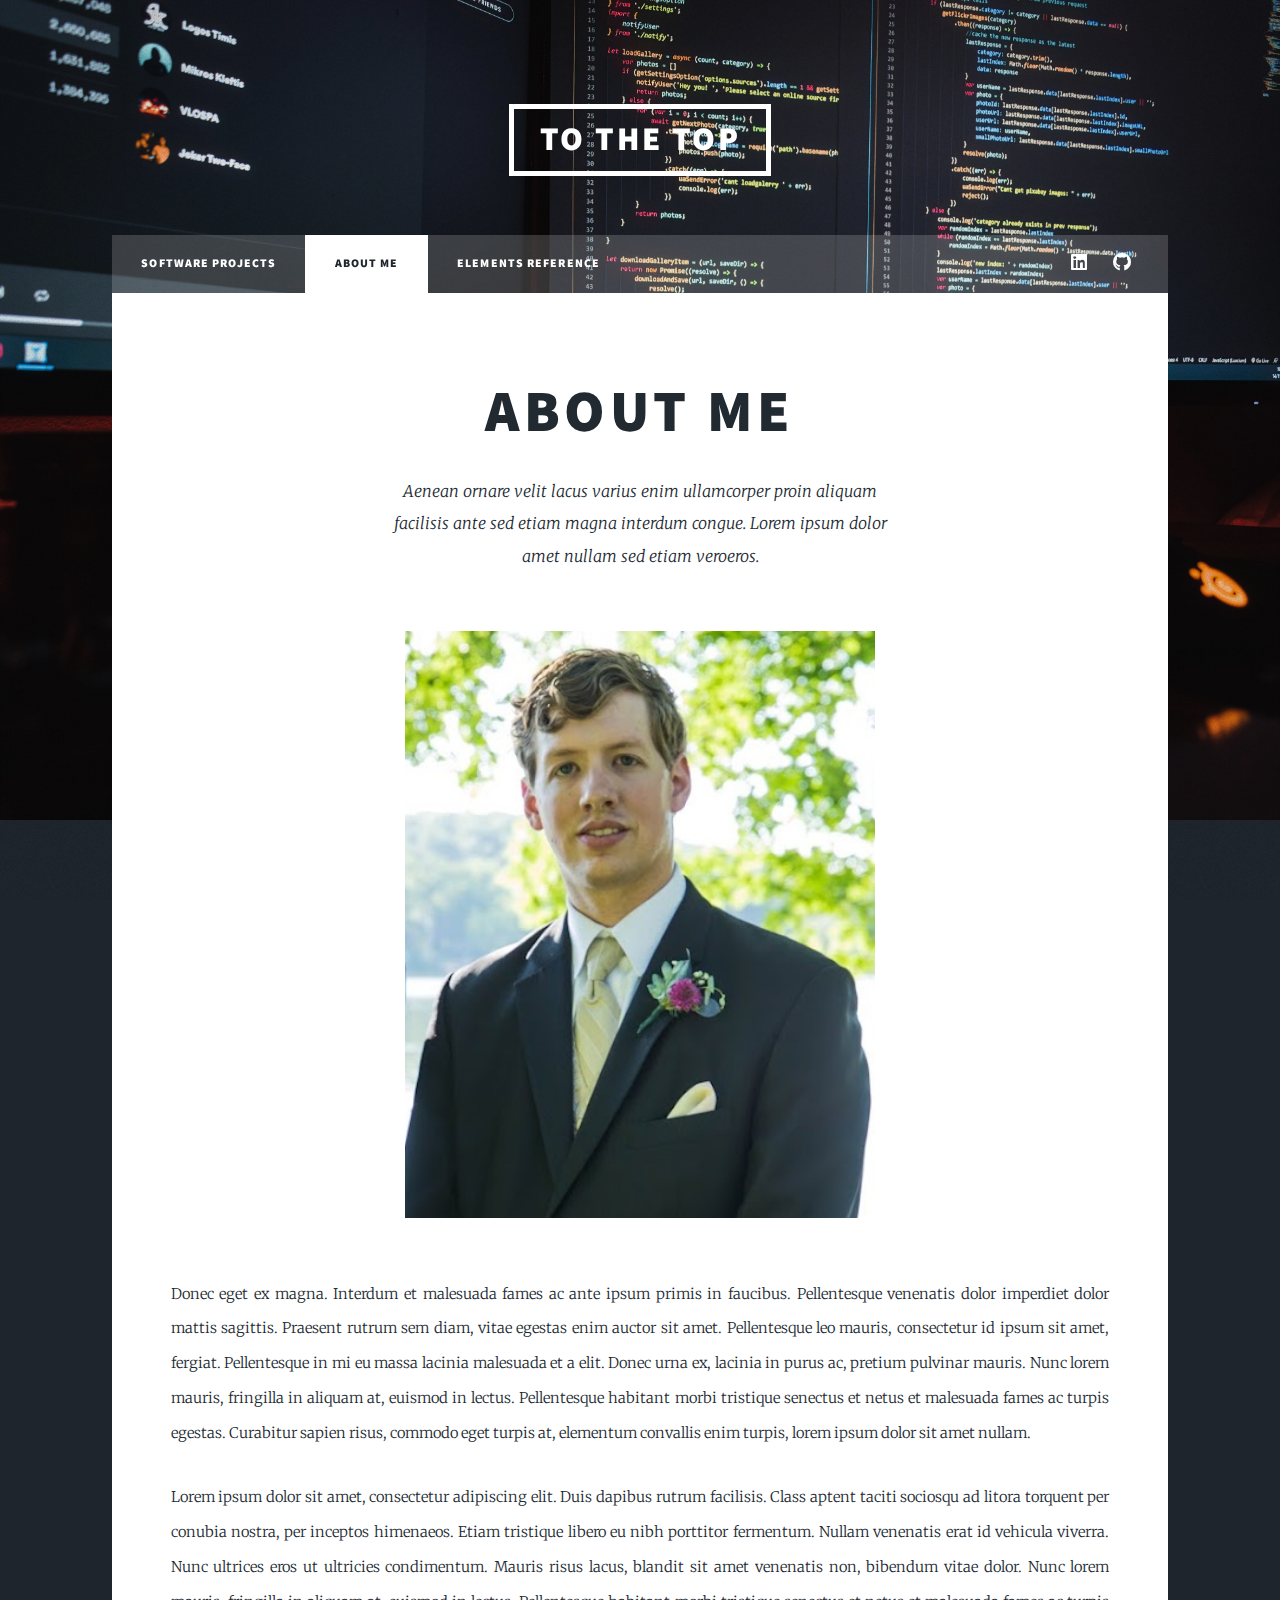
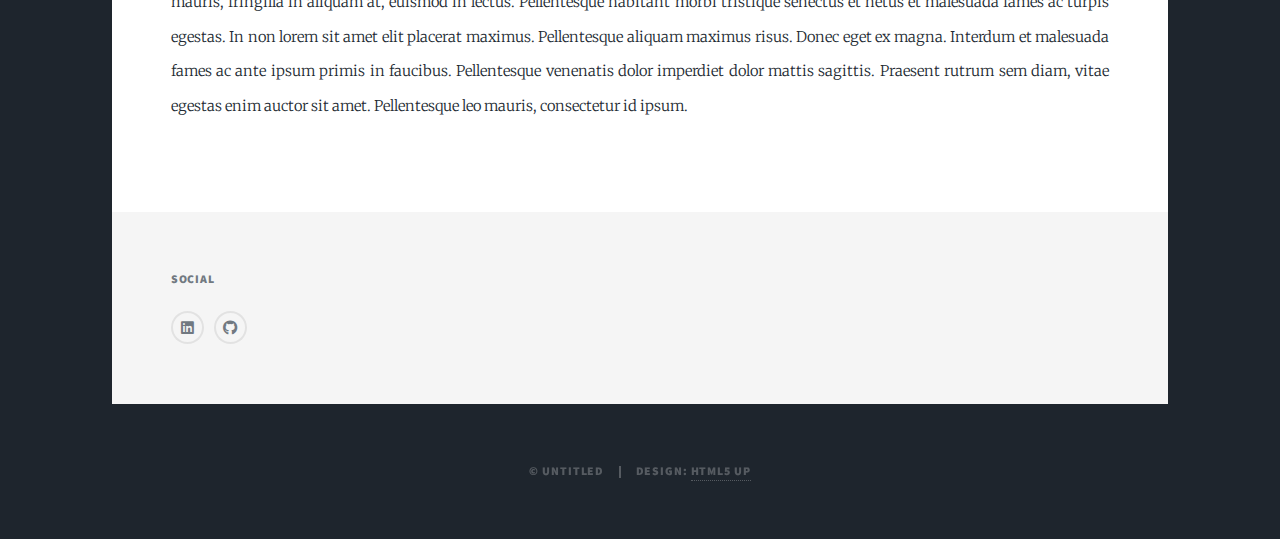
<file: generic.html>
<!DOCTYPE HTML>
<!--
	Massively by HTML5 UP
	html5up.net | @ajlkn
	Free for personal and commercial use under the CCA 3.0 license (html5up.net/license)
-->
<html>
	<head>
		<title>Generic Page - Massively by HTML5 UP</title>
		<meta charset="utf-8" />
		<meta name="viewport" content="width=device-width, initial-scale=1, user-scalable=no" />
		<link rel="stylesheet" href="assets/css/main.css" />
		<noscript><link rel="stylesheet" href="assets/css/noscript.css" /></noscript>
	</head>
	<body class="is-preload">

		<!-- Wrapper -->
			<div id="wrapper">

				<!-- Header -->
					<header id="header">
						<a href="index.html" class="logo">To The Top</a>
					</header>

				<!-- Nav -->
					<nav id="nav">
						<ul class="links">
							<li><a href="index.html">Software Projects</a></li>
							<li class="active"><a href="generic.html">About Me</a></li>
							<li><a href="elements.html">Elements Reference</a></li>
						</ul>
						<ul class="icons">
							<!-- <li><a href="#" class="icon brands fa-twitter"><span class="label">Twitter</span></a></li> -->
							<!-- <li><a href="#" class="icon brands fa-facebook-f"><span class="label">Facebook</span></a></li> -->
							<li><a href="https://www.linkedin.com/in/keith-wiehe-1974491aa/" class="icon brands fa-linkedin"><span class="label">Linkedin</span></a></li>
							<li><a href="https://github.com/keithwiehe" class="icon brands fa-github"><span class="label">GitHub</span></a></li>
						</ul>
					</nav>

				<!-- Main -->
					<div id="main">

						<!-- Post -->
							<section class="post">
								<header class="major">
									<!-- <span class="date">April 25, 2017</span> -->
									<h1>About Me</h1>
									<p>Aenean ornare velit lacus varius enim ullamcorper proin aliquam<br />
									facilisis ante sed etiam magna interdum congue. Lorem ipsum dolor<br />
									amet nullam sed etiam veroeros.</p>
								</header>
								<style>
									img {
										margin-left: auto;
										margin-right: auto;
										max-width: 50%;
										height : auto;
									}
								</style>
								<div class="image main"><img src="images/SelfPortrait1.png" alt="" /></div>
								<p>Donec eget ex magna. Interdum et malesuada fames ac ante ipsum primis in faucibus. Pellentesque venenatis dolor imperdiet dolor mattis sagittis. Praesent rutrum sem diam, vitae egestas enim auctor sit amet. Pellentesque leo mauris, consectetur id ipsum sit amet, fergiat. Pellentesque in mi eu massa lacinia malesuada et a elit. Donec urna ex, lacinia in purus ac, pretium pulvinar mauris. Nunc lorem mauris, fringilla in aliquam at, euismod in lectus. Pellentesque habitant morbi tristique senectus et netus et malesuada fames ac turpis egestas. Curabitur sapien risus, commodo eget turpis at, elementum convallis enim turpis, lorem ipsum dolor sit amet nullam.</p>
								<p>Lorem ipsum dolor sit amet, consectetur adipiscing elit. Duis dapibus rutrum facilisis. Class aptent taciti sociosqu ad litora torquent per conubia nostra, per inceptos himenaeos. Etiam tristique libero eu nibh porttitor fermentum. Nullam venenatis erat id vehicula viverra. Nunc ultrices eros ut ultricies condimentum. Mauris risus lacus, blandit sit amet venenatis non, bibendum vitae dolor. Nunc lorem mauris, fringilla in aliquam at, euismod in lectus. Pellentesque habitant morbi tristique senectus et netus et malesuada fames ac turpis egestas. In non lorem sit amet elit placerat maximus. Pellentesque aliquam maximus risus. Donec eget ex magna. Interdum et malesuada fames ac ante ipsum primis in faucibus. Pellentesque venenatis dolor imperdiet dolor mattis sagittis. Praesent rutrum sem diam, vitae egestas enim auctor sit amet. Pellentesque leo mauris, consectetur id ipsum.</p>
							</section>

					</div>

				<!-- Footer -->
				<footer id="footer">
					<!-- <section>
						<form method="post" action="#">
							<div class="fields">
								<div class="field">
									<label for="name">Name</label>
									<input type="text" name="name" id="name" />
								</div>
								<div class="field">
									<label for="email">Email</label>
									<input type="text" name="email" id="email" />
								</div>
								<div class="field">
									<label for="message">Message</label>
									<textarea name="message" id="message" rows="3"></textarea>
								</div>
							</div>
							<ul class="actions">
								<li><input type="submit" value="Send Message" /></li>
							</ul>
						</form>
					</section>
					<section class="split contact">
						<section class="alt">
							<h3>Address</h3>
							<p>1234 Somewhere Road #87257<br />
							Nashville, TN 00000-0000</p>
						</section>
						<section>
							<h3>Phone</h3>
							<p><a href="#">(000) 000-0000</a></p>
						</section>
						<section>
							<h3>Email</h3>
							<p><a href="#">info@untitled.tld</a></p>
						</section> -->
						<section>
							<h3>Social</h3>
							<ul class="icons alt">
								<!-- <li><a href="#" class="icon brands fa-twitter"><span class="label">Twitter</span></a></li> -->
								<!-- <li><a href="#" class="icon brands fa-facebook-f"><span class="label">Facebook</span></a></li> -->
								<li><a href="https://www.linkedin.com/in/keith-wiehe-1974491aa/" class="icon brands fa-linkedin"><span class="label">Linkedin</span></a></li>
								<li><a href="https://github.com/keithwiehe" class="icon brands fa-github"><span class="label">GitHub</span></a></li>
							</ul>
						</section>
					</section>
				</footer>

				<!-- Copyright -->
					<div id="copyright">
						<ul><li>&copy; Untitled</li><li>Design: <a href="https://html5up.net">HTML5 UP</a></li></ul>
					</div>

			</div>

		<!-- Scripts -->
			<script src="assets/js/jquery.min.js"></script>
			<script src="assets/js/jquery.scrollex.min.js"></script>
			<script src="assets/js/jquery.scrolly.min.js"></script>
			<script src="assets/js/browser.min.js"></script>
			<script src="assets/js/breakpoints.min.js"></script>
			<script src="assets/js/util.js"></script>
			<script src="assets/js/main.js"></script>

	</body>
</html>
</file>
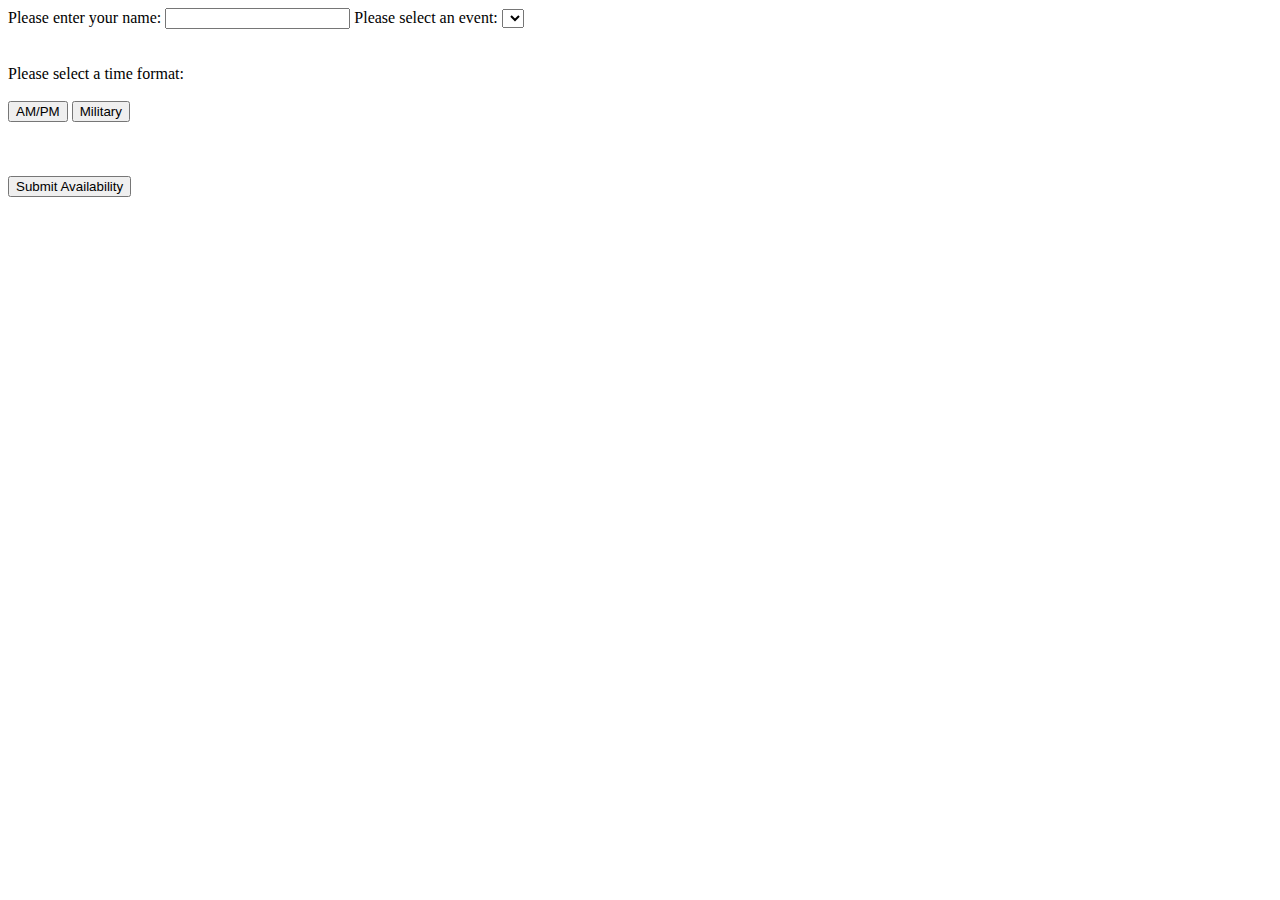
<file: CalendarProject/Availability.html>
<DOCTYPE! html>
<html lang="en">
<head>
  <title>User Page</title>
    <link rel="stylesheet" href="./stylesheet.css">
    <!-- <script src="Megan's JS"></script> -->
</head>
<body>
  <label for="userid">Please enter your name: </label>
  <input id="userid" type=textarea>
  <label for="Events">Please select an event:</label>
  <select id="Events" seleceted="selected">
<!--      comment below three options out-->
<!--  <option value=""></option>-->
<!--    <option value=""></option>-->
<!--      <option value=""></option>-->
    </select>
  <script src="./populateEventDropdown.js"></script>
<br>
<br>
<br>
    <label for="time">Please select a time format: </label>
    <div class="time">
<br>
      <button id='12hrButton' type='button'>AM/PM</button>
      <button id='24hrButton' type='button'>Military</button>
    </div>
<script src="./scripts.js"></script>
    <br>
    <div class="table" id="container">
    </div>
    <br>
    <br>

<button type="button" onclick="GetSelectedText();createPeople()">Submit Availability</a></button>
    <!-- <button class="Save"><a href="postsub.html">Save</a></button> -->
    <script src="./People.js"></script>

</body>
</html>
</file>
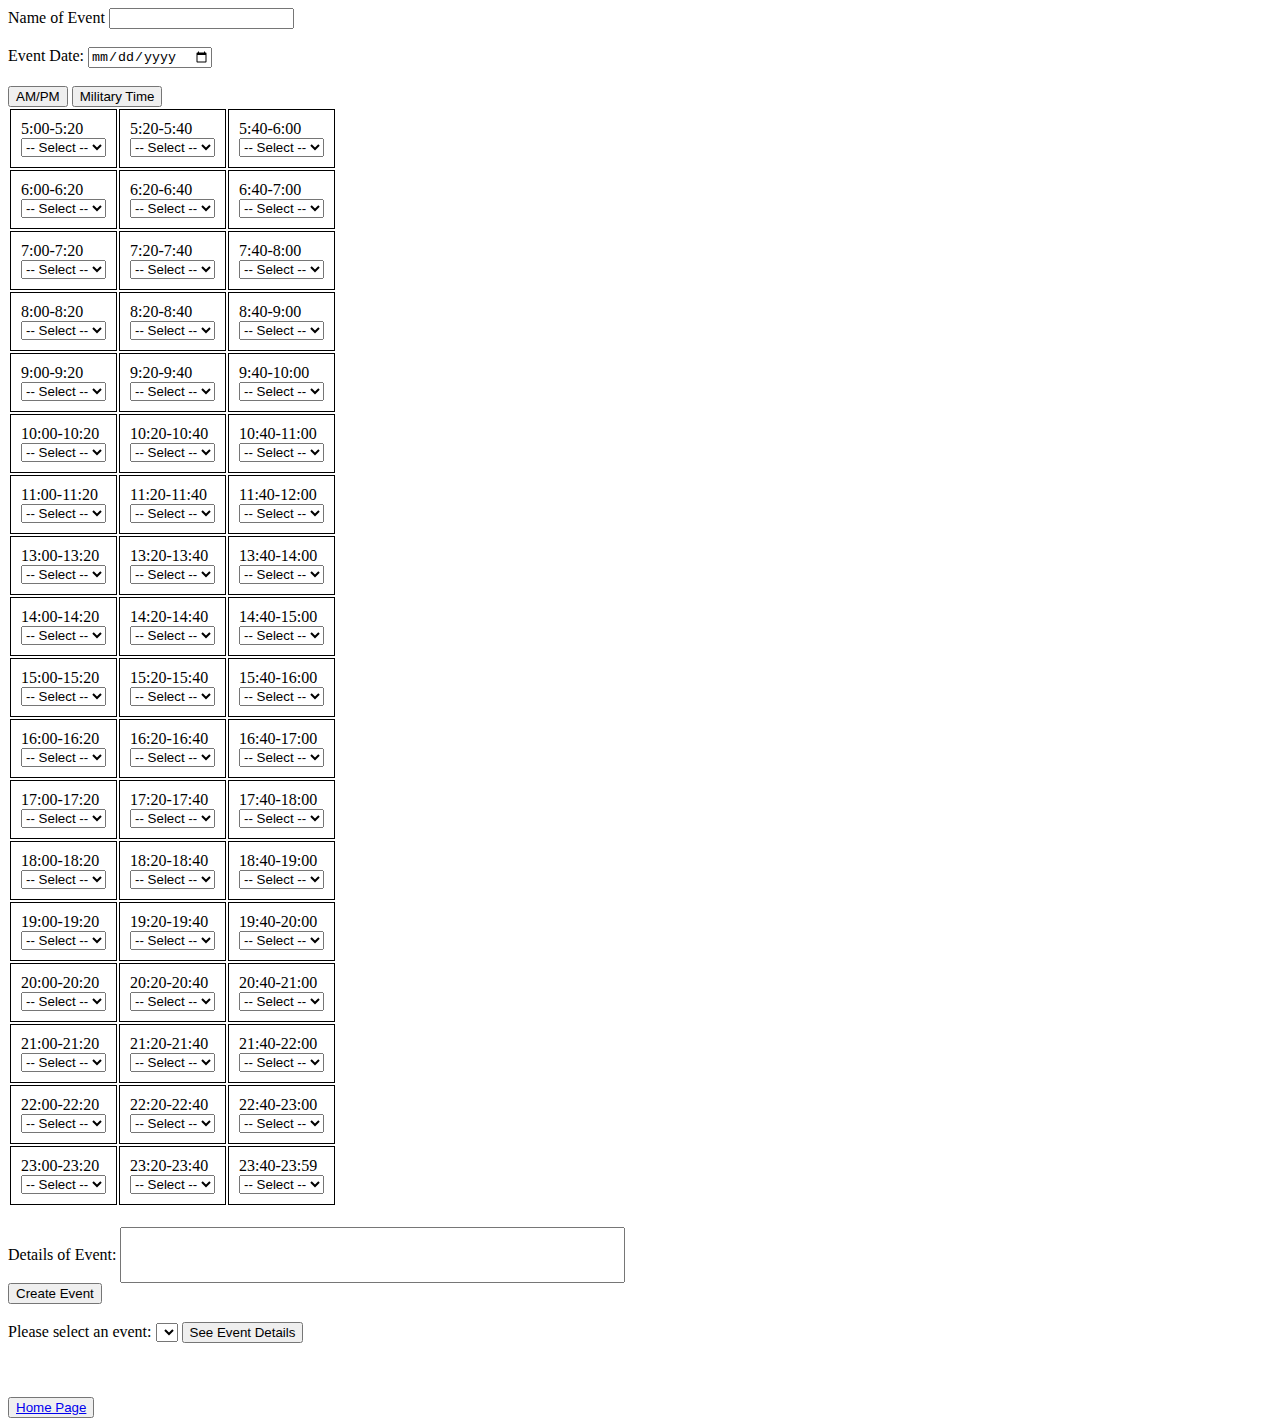
<file: CalendarProject/Create.html>
<!DOCTYPE html>
<html lang="en">
<head>
  <title>Admin Page</title>
  <link rel="stylesheet" href="./stylesheet.css">
<body>
  <div class='wrapper'>
  <form-id='Admin Form'>
  <label id='Name of Event' for "Name of Event">Name of Event</label>
  <input id='Name input' type="text"><br><br>
  <!--https://developer.mozilla.org/en-US/docs/Web/HTML/Element/input/date-->
  <label for='Event Date'>Event Date: </label>
  <input id="today" type="date">
  <br><br>
  <button id='ampm' type='button'>AM/PM</button>
  <button id='military' type='button'>Military Time</button>
  <br>
  <div class="table" id="container">
  </div>
  <br>
  <label for='Details of Event'>Details of Event:</label>
  <input id='Details' type='text' size='60'>
  <br>
  <button id='createeventbutton' type='button'>Create Event</button>
<script src="https://code.jquery.com/jquery-3.4.1.js"></script>
  <script src="./CreateEvent.js"></script>
  <br>
  <br>
  <label for="Events">Please select an event:</label>
  <select id="Events">
    </select>
  <script src="./populateEventDropdown.js"></script>
  <button id='seeEvent' type='button'>See Event Details</button>
  <br>
  <span id='eName'></span>
  <br>
  <span id='eDetails'></span>
  <br>
  <span class='table' id='peopleRegistered'></span>
  <br>
  <span id='avail'></span>
  <script src="./SeeEvent.js"></script>
  <button type="button"><a href="index.html">Home Page</a></button>
</div>
</form>
</body>
</html>
</file>
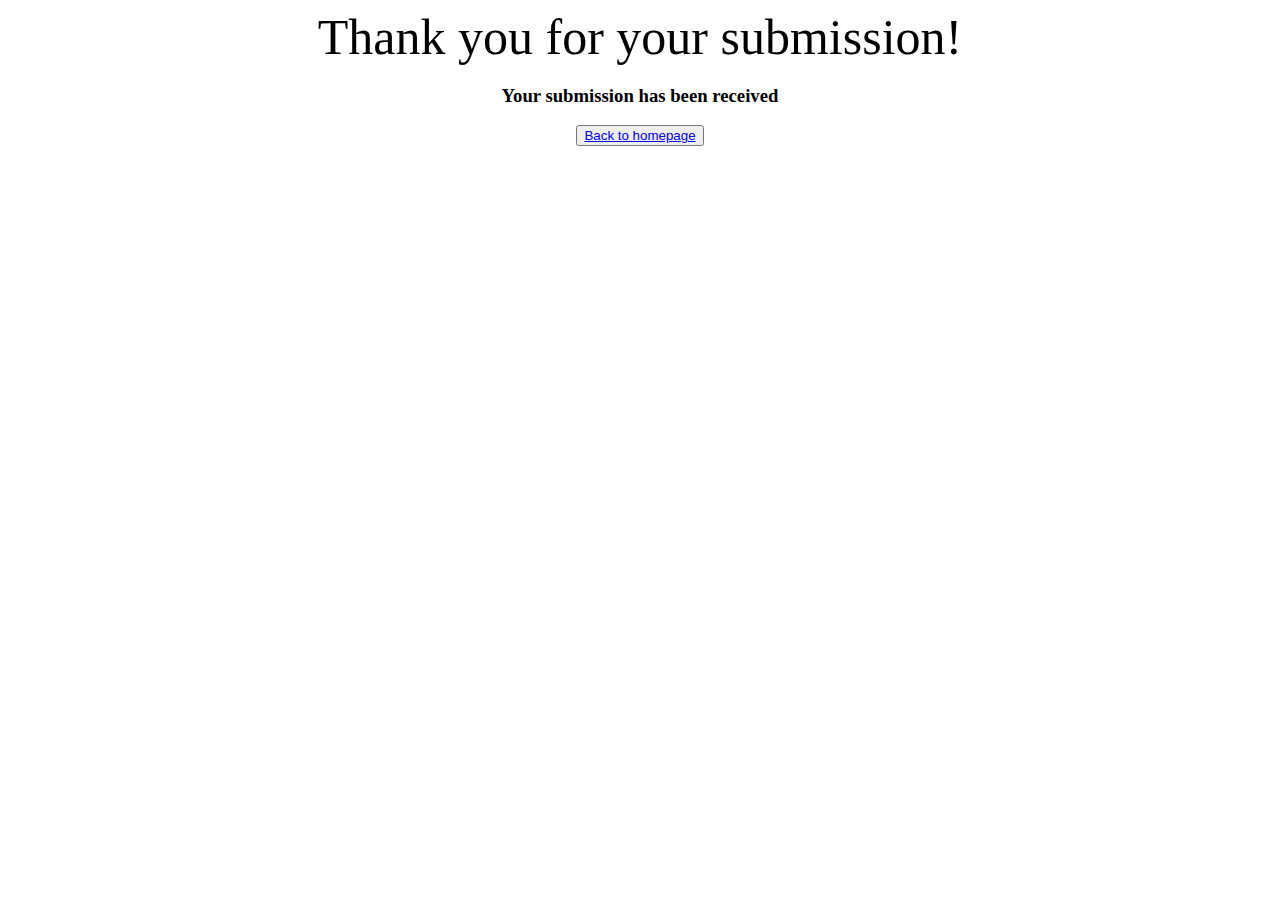
<file: CalendarProject/postsub.html>
<DOCTYPE! html>
<html lang="en">
<head>
<title>Welcome!</title>
<link rel="stylesheet" href="./stylesheet.css">
<meta charset="utf-8">
<meta name="viewport" content="width=device-width, initial-scale=1.0">
</head>
<body>
  <script src="./scripts.js"></script>

<div class = "Title">Thank you for your submission!</div>
<h3>Your submission has been received</h3>
<div class = "buttonlayout">
<button id='createeventbutton' type='button'><a href="index.html">Back to homepage</a></button>
</div>


</body>
</html>
</file>
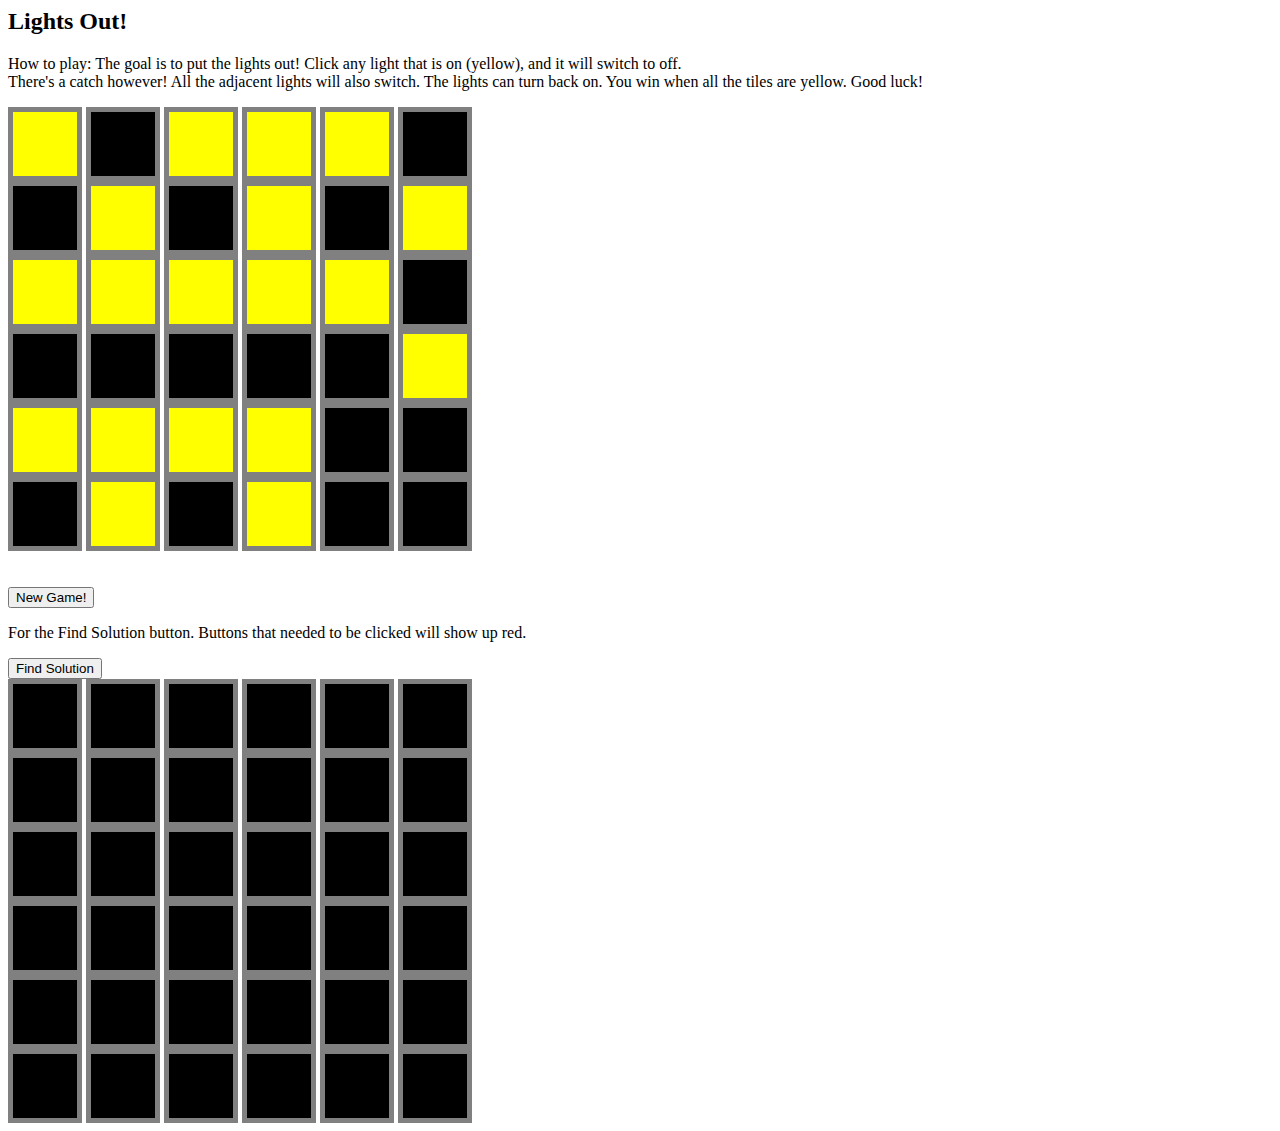
<file: LightsOutProject/LightsOut.html>
<html>
<head>
<style>
.button {
  background-color: black;
  border: 5px solid grey;
  padding: 32px 32px;
  display: row;
  font-size: 16px;
  margin: 0px 0px;
  cursor: pointer;

}
</style>
</head>
<h2>Lights Out!</br></h2>
<div class="explanation">
  <p>How to play: The goal is to put the lights out! Click any light that is on (yellow), and it will switch to off. </br>
  There's a catch however! All the adjacent lights will also switch. The lights can turn back on. You win when all the tiles are yellow. Good luck!
  <p>
  </p>
</div>
<body onload="init()">
<div>
  <button class="button" id="button0" ></button>
  <button class="button" id="button1" ></button>
  <button class="button" id="button2" ></button>
  <button class="button" id="button3" ></button>
  <button class="button" id="button4" ></button>
  <button class="button" id="button5" ></button>
</div>
<div>
  <button class="button" id="button6" ></button>
  <button class="button" id="button7" ></button>
  <button class="button" id="button8" ></button>
  <button class="button" id="button9" ></button>
  <button class="button" id="button10"></button>
  <button class="button" id="button11"></button>
</div>
<div>
  <button class="button" id="button12"></button>
  <button class="button" id="button13"></button>
  <button class="button" id="button14"></button>
  <button class="button" id="button15"></button>
  <button class="button" id="button16"></button>
  <button class="button" id="button17"></button>
</div>
<div>
  <button class="button" id="button18"></button>
  <button class="button" id="button19"></button>
  <button class="button" id="button20"></button>
  <button class="button" id="button21"></button>
  <button class="button" id="button22"></button>
  <button class="button" id="button23"></button>
</div>
<div>
  <button class="button" id="button24"></button>
  <button class="button" id="button25"></button>
  <button class="button" id="button26"></button>
  <button class="button" id="button27"></button>
  <button class="button" id="button28"></button>
  <button class="button" id="button29"></button>
</div>
<div>
  <button class="button" id="button30"></button>
  <button class="button" id="button31"></button>
  <button class="button" id="button32"></button>
  <button class="button" id="button33"></button>
  <button class="button" id="button34"></button>
  <button class="button" id="button35"></button>
</div>
<div>
  <br></br>
<button id="new game" onclick="init()">New Game!</button>

</div>
<div class="Solutionexplanation">
  <p>
  For the Find Solution button. Buttons that needed to be clicked will show up red.
  </p>
</div>
<button id="solution" onclick="solver()">Find Solution</button>
<div>
  <button class="button" id="button100" ></button>
  <button class="button" id="button101" ></button>
  <button class="button" id="button102" ></button>
  <button class="button" id="button103" ></button>
  <button class="button" id="button104" ></button>
  <button class="button" id="button105" ></button>
</div>
<div>
  <button class="button" id="button106" ></button>
  <button class="button" id="button107" ></button>
  <button class="button" id="button108" ></button>
  <button class="button" id="button109" ></button>
  <button class="button" id="button110"></button>
  <button class="button" id="button111"></button>
</div>
<div>
  <button class="button" id="button112"></button>
  <button class="button" id="button113"></button>
  <button class="button" id="button114"></button>
  <button class="button" id="button115"></button>
  <button class="button" id="button116"></button>
  <button class="button" id="button117"></button>
</div>
<div>
  <button class="button" id="button118"></button>
  <button class="button" id="button119"></button>
  <button class="button" id="button120"></button>
  <button class="button" id="button121"></button>
  <button class="button" id="button122"></button>
  <button class="button" id="button123"></button>
</div>
<div>
  <button class="button" id="button124"></button>
  <button class="button" id="button125"></button>
  <button class="button" id="button126"></button>
  <button class="button" id="button127"></button>
  <button class="button" id="button128"></button>
  <button class="button" id="button129"></button>
</div>
<div>
  <button class="button" id="button130"></button>
  <button class="button" id="button131"></button>
  <button class="button" id="button132"></button>
  <button class="button" id="button133"></button>
  <button class="button" id="button134"></button>
  <button class="button" id="button135"></button>
</div>
<div>
<script src="script.js"></script>
</body>
</html>
</file>
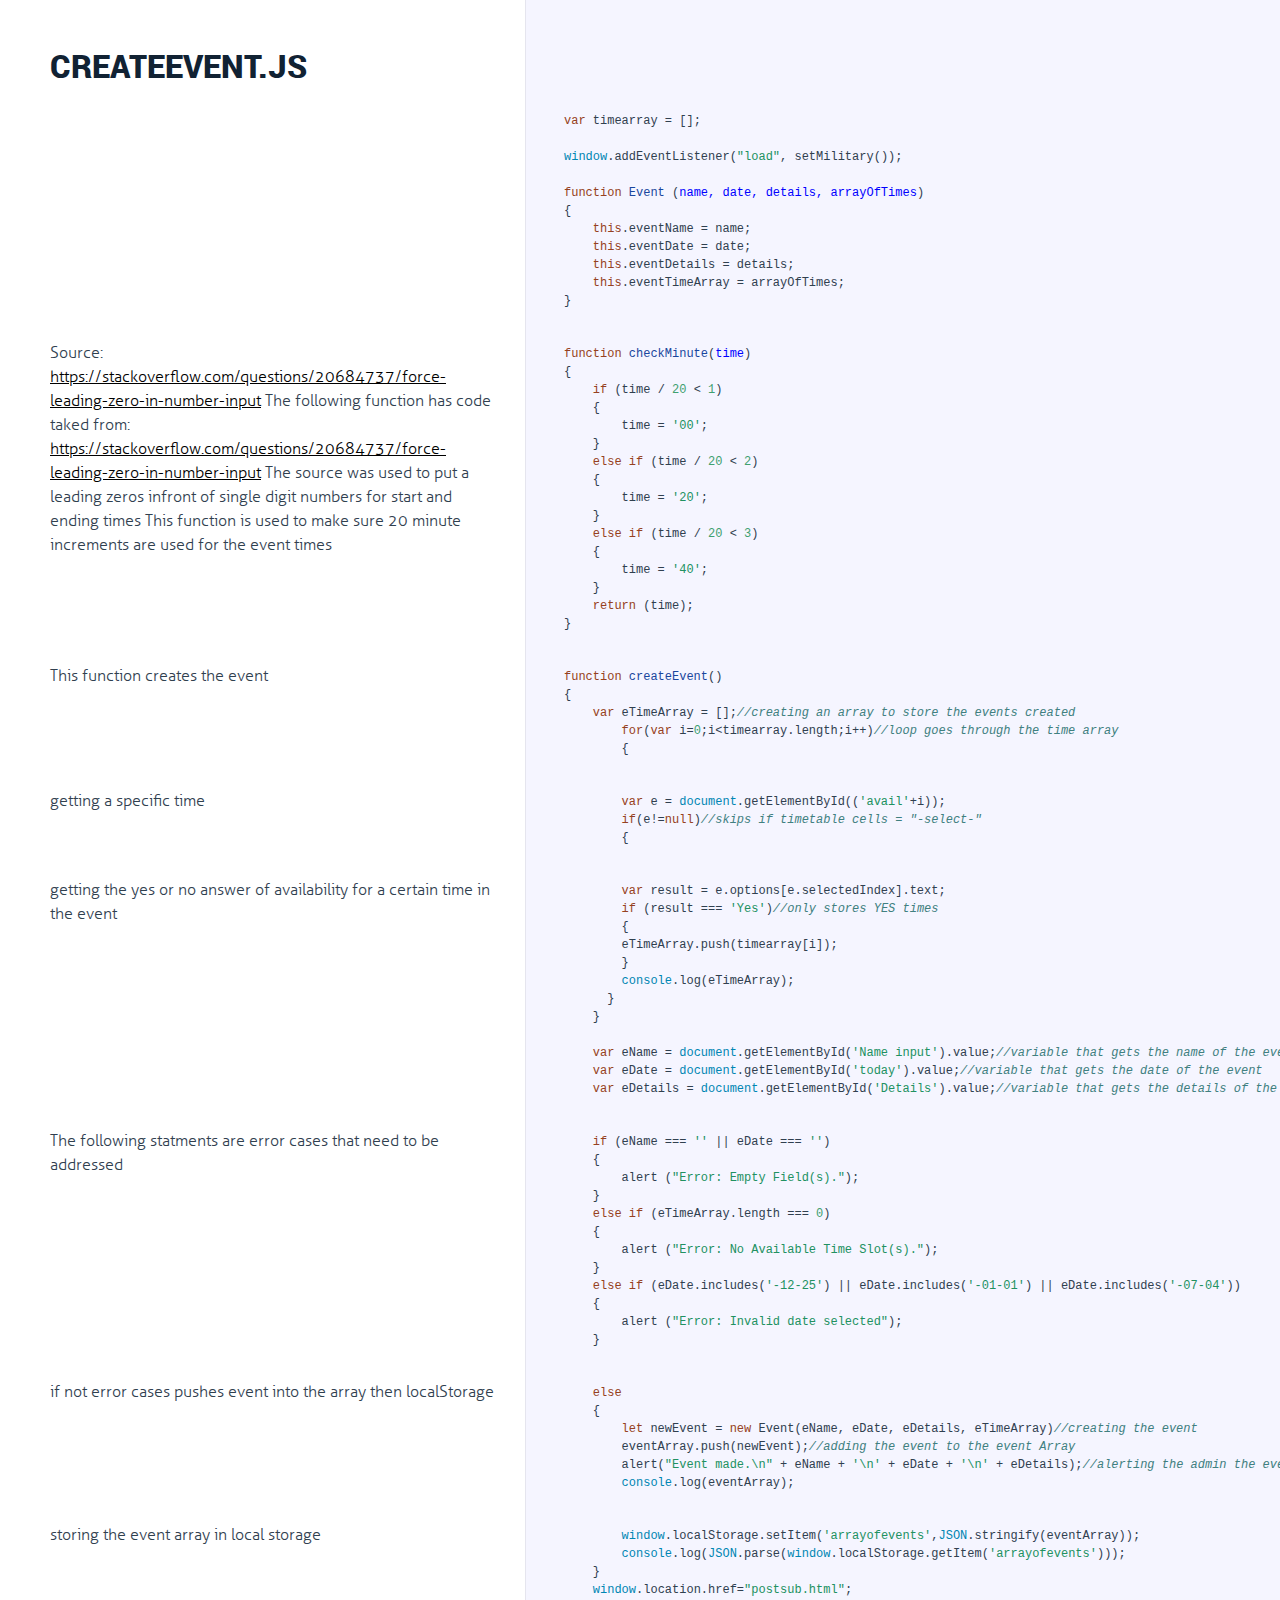
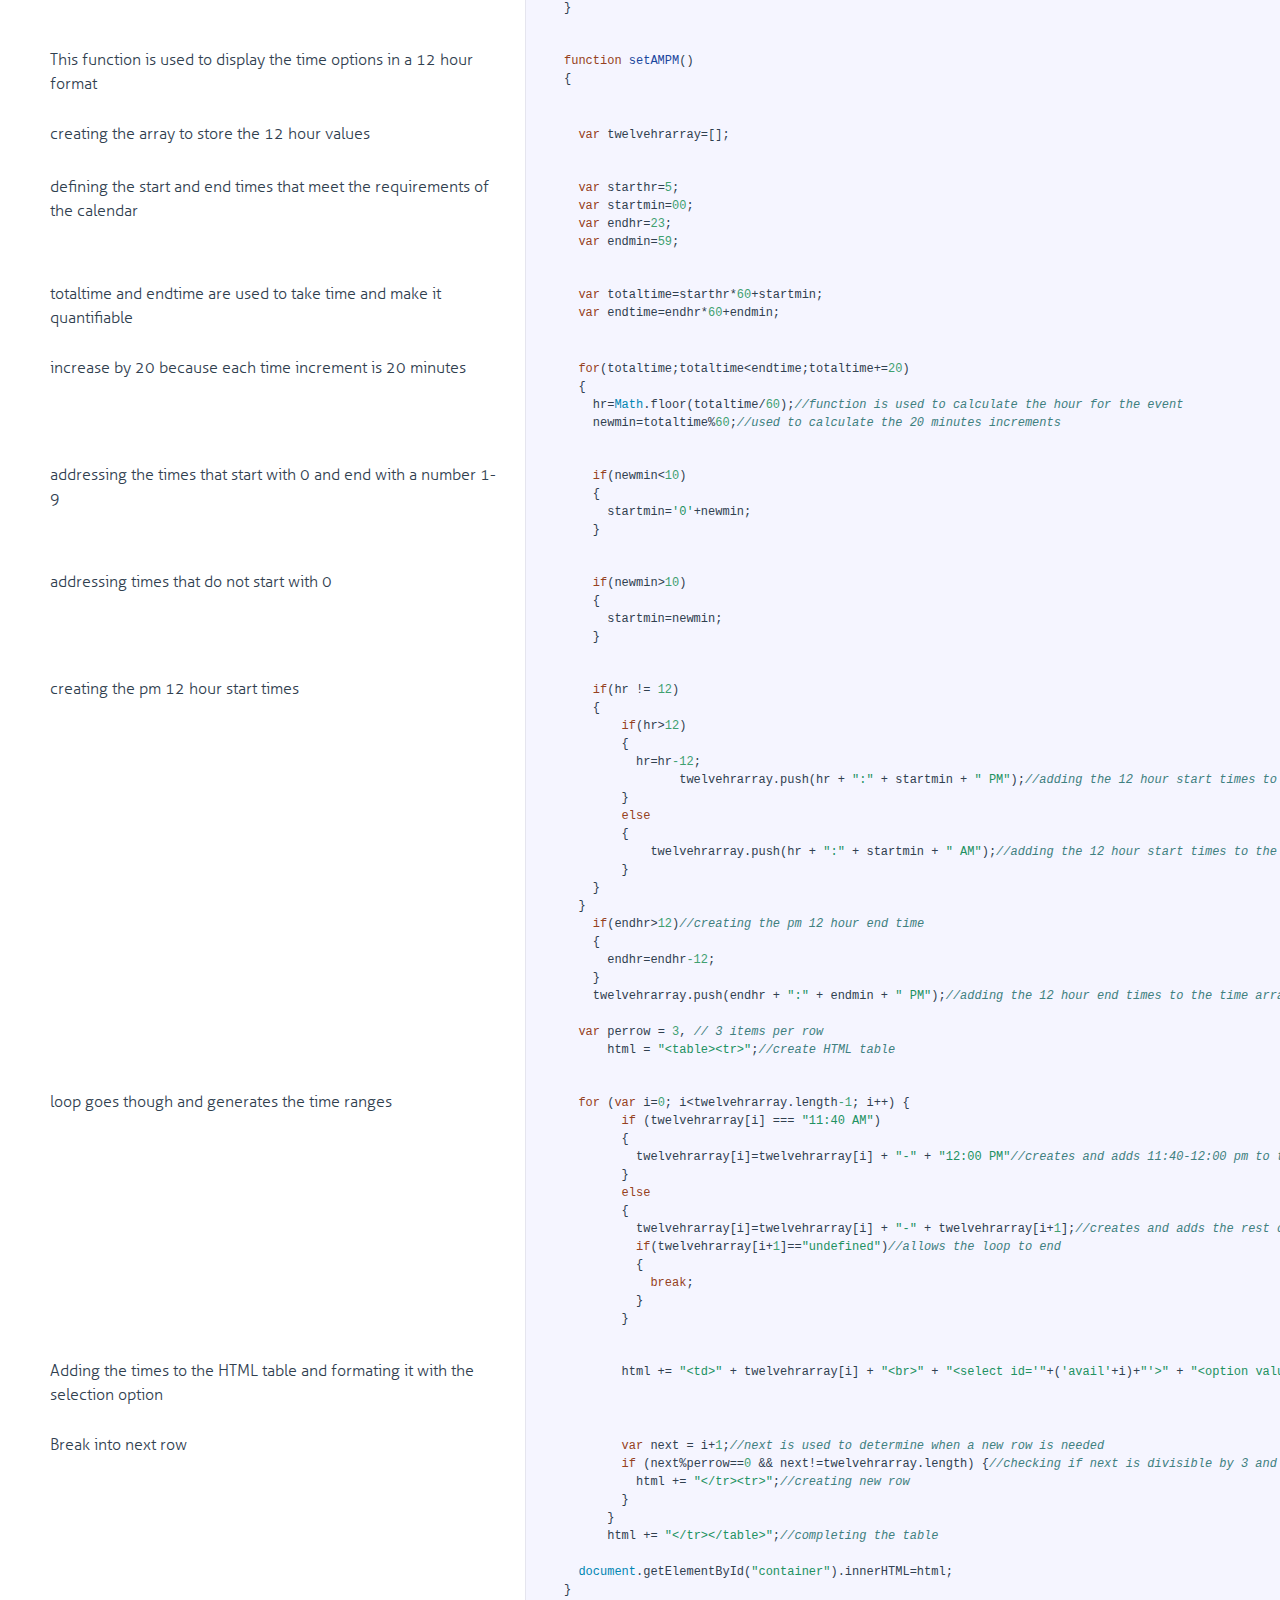
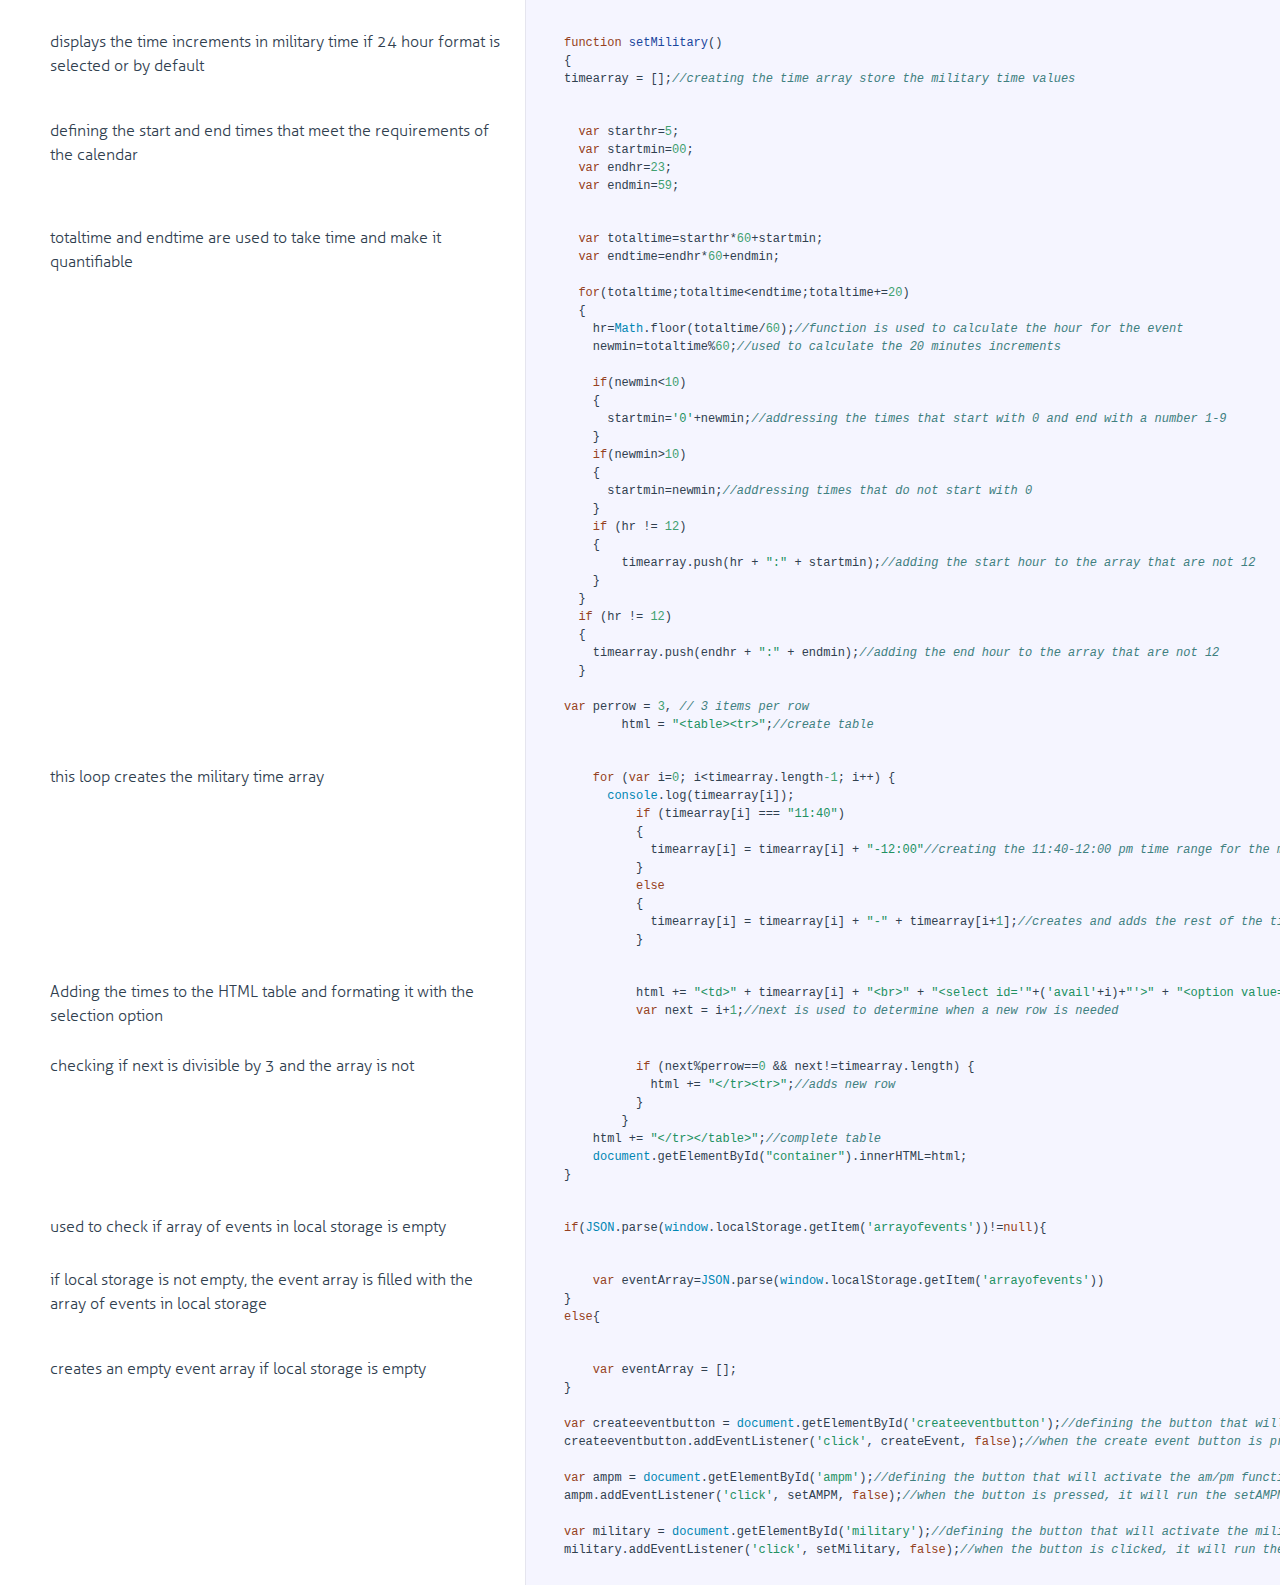
<file: CalendarProject/documentation/CreateEvent.html>
<!DOCTYPE html>

<html>
<head>
  <title>CreateEvent.js</title>
  <meta http-equiv="content-type" content="text/html; charset=UTF-8">
  <meta name="viewport" content="width=device-width, target-densitydpi=160dpi, initial-scale=1.0; maximum-scale=1.0; user-scalable=0;">
  <link rel="stylesheet" media="all" href="docco.css" />
</head>
<body>
  <div id="container">
    <div id="background"></div>
    
    <ul class="sections">
        
          <li id="title">
              <div class="annotation">
                  <h1>CreateEvent.js</h1>
              </div>
          </li>
        
        
        
        <li id="section-1">
            <div class="annotation">
              
              <div class="pilwrap ">
                <a class="pilcrow" href="#section-1">&#182;</a>
              </div>
              
            </div>
            
            <div class="content"><div class='highlight'><pre><span class="hljs-keyword">var</span> timearray = [];

<span class="hljs-built_in">window</span>.addEventListener(<span class="hljs-string">"load"</span>, setMilitary());

<span class="hljs-function"><span class="hljs-keyword">function</span> <span class="hljs-title">Event</span> (<span class="hljs-params">name, date, details, arrayOfTimes</span>)
</span>{
    <span class="hljs-keyword">this</span>.eventName = name;
    <span class="hljs-keyword">this</span>.eventDate = date;
    <span class="hljs-keyword">this</span>.eventDetails = details;
    <span class="hljs-keyword">this</span>.eventTimeArray = arrayOfTimes;
}</pre></div></div>
            
        </li>
        
        
        <li id="section-2">
            <div class="annotation">
              
              <div class="pilwrap ">
                <a class="pilcrow" href="#section-2">&#182;</a>
              </div>
              <p>Source: <a href="https://stackoverflow.com/questions/20684737/force-leading-zero-in-number-input">https://stackoverflow.com/questions/20684737/force-leading-zero-in-number-input</a>
The following function has code taked from: <a href="https://stackoverflow.com/questions/20684737/force-leading-zero-in-number-input">https://stackoverflow.com/questions/20684737/force-leading-zero-in-number-input</a>
The source was used to put a leading zeros infront of single digit numbers for start and ending times
This function is used to make sure 20 minute increments are used for the event times</p>

            </div>
            
            <div class="content"><div class='highlight'><pre><span class="hljs-function"><span class="hljs-keyword">function</span> <span class="hljs-title">checkMinute</span>(<span class="hljs-params">time</span>)
</span>{
    <span class="hljs-keyword">if</span> (time / <span class="hljs-number">20</span> &lt; <span class="hljs-number">1</span>)
    {
	time = <span class="hljs-string">'00'</span>;
    }
    <span class="hljs-keyword">else</span> <span class="hljs-keyword">if</span> (time / <span class="hljs-number">20</span> &lt; <span class="hljs-number">2</span>)
    {
	time = <span class="hljs-string">'20'</span>;
    }
    <span class="hljs-keyword">else</span> <span class="hljs-keyword">if</span> (time / <span class="hljs-number">20</span> &lt; <span class="hljs-number">3</span>)
    {
	time = <span class="hljs-string">'40'</span>;
    }
    <span class="hljs-keyword">return</span> (time);
}</pre></div></div>
            
        </li>
        
        
        <li id="section-3">
            <div class="annotation">
              
              <div class="pilwrap ">
                <a class="pilcrow" href="#section-3">&#182;</a>
              </div>
              <p>This function creates the event</p>

            </div>
            
            <div class="content"><div class='highlight'><pre><span class="hljs-function"><span class="hljs-keyword">function</span> <span class="hljs-title">createEvent</span>(<span class="hljs-params"></span>)
</span>{
    <span class="hljs-keyword">var</span> eTimeArray = [];<span class="hljs-comment">//creating an array to store the events created</span>
        <span class="hljs-keyword">for</span>(<span class="hljs-keyword">var</span> i=<span class="hljs-number">0</span>;i&lt;timearray.length;i++)<span class="hljs-comment">//loop goes through the time array</span>
        {</pre></div></div>
            
        </li>
        
        
        <li id="section-4">
            <div class="annotation">
              
              <div class="pilwrap ">
                <a class="pilcrow" href="#section-4">&#182;</a>
              </div>
              <p>getting a specific time</p>

            </div>
            
            <div class="content"><div class='highlight'><pre>        <span class="hljs-keyword">var</span> e = <span class="hljs-built_in">document</span>.getElementById((<span class="hljs-string">'avail'</span>+i));
        <span class="hljs-keyword">if</span>(e!=<span class="hljs-literal">null</span>)<span class="hljs-comment">//skips if timetable cells = "-select-"</span>
        {</pre></div></div>
            
        </li>
        
        
        <li id="section-5">
            <div class="annotation">
              
              <div class="pilwrap ">
                <a class="pilcrow" href="#section-5">&#182;</a>
              </div>
              <p>getting the yes or no answer of availability for a certain time in the event</p>

            </div>
            
            <div class="content"><div class='highlight'><pre>        <span class="hljs-keyword">var</span> result = e.options[e.selectedIndex].text;
        <span class="hljs-keyword">if</span> (result === <span class="hljs-string">'Yes'</span>)<span class="hljs-comment">//only stores YES times</span>
        {
        eTimeArray.push(timearray[i]);
        }
        <span class="hljs-built_in">console</span>.log(eTimeArray);
      }
    }

    <span class="hljs-keyword">var</span> eName = <span class="hljs-built_in">document</span>.getElementById(<span class="hljs-string">'Name input'</span>).value;<span class="hljs-comment">//variable that gets the name of the event</span>
    <span class="hljs-keyword">var</span> eDate = <span class="hljs-built_in">document</span>.getElementById(<span class="hljs-string">'today'</span>).value;<span class="hljs-comment">//variable that gets the date of the event</span>
    <span class="hljs-keyword">var</span> eDetails = <span class="hljs-built_in">document</span>.getElementById(<span class="hljs-string">'Details'</span>).value;<span class="hljs-comment">//variable that gets the details of the event</span></pre></div></div>
            
        </li>
        
        
        <li id="section-6">
            <div class="annotation">
              
              <div class="pilwrap ">
                <a class="pilcrow" href="#section-6">&#182;</a>
              </div>
              <p>The following statments are error cases that need to be addressed</p>

            </div>
            
            <div class="content"><div class='highlight'><pre>    <span class="hljs-keyword">if</span> (eName === <span class="hljs-string">''</span> || eDate === <span class="hljs-string">''</span>)
    {
	alert (<span class="hljs-string">"Error: Empty Field(s)."</span>);
    }
    <span class="hljs-keyword">else</span> <span class="hljs-keyword">if</span> (eTimeArray.length === <span class="hljs-number">0</span>)
    {
	alert (<span class="hljs-string">"Error: No Available Time Slot(s)."</span>);
    }
    <span class="hljs-keyword">else</span> <span class="hljs-keyword">if</span> (eDate.includes(<span class="hljs-string">'-12-25'</span>) || eDate.includes(<span class="hljs-string">'-01-01'</span>) || eDate.includes(<span class="hljs-string">'-07-04'</span>))
    {
	alert (<span class="hljs-string">"Error: Invalid date selected"</span>);
    }</pre></div></div>
            
        </li>
        
        
        <li id="section-7">
            <div class="annotation">
              
              <div class="pilwrap ">
                <a class="pilcrow" href="#section-7">&#182;</a>
              </div>
              <p>if not error cases pushes event into the array then localStorage</p>

            </div>
            
            <div class="content"><div class='highlight'><pre>    <span class="hljs-keyword">else</span>
    {
	<span class="hljs-keyword">let</span> newEvent = <span class="hljs-keyword">new</span> Event(eName, eDate, eDetails, eTimeArray)<span class="hljs-comment">//creating the event</span>
	eventArray.push(newEvent);<span class="hljs-comment">//adding the event to the event Array</span>
	alert(<span class="hljs-string">"Event made.\n"</span> + eName + <span class="hljs-string">'\n'</span> + eDate + <span class="hljs-string">'\n'</span> + eDetails);<span class="hljs-comment">//alerting the admin the event was successfully created</span>
	<span class="hljs-built_in">console</span>.log(eventArray);</pre></div></div>
            
        </li>
        
        
        <li id="section-8">
            <div class="annotation">
              
              <div class="pilwrap ">
                <a class="pilcrow" href="#section-8">&#182;</a>
              </div>
              <p>storing the event array in local storage</p>

            </div>
            
            <div class="content"><div class='highlight'><pre>	<span class="hljs-built_in">window</span>.localStorage.setItem(<span class="hljs-string">'arrayofevents'</span>,<span class="hljs-built_in">JSON</span>.stringify(eventArray));
	<span class="hljs-built_in">console</span>.log(<span class="hljs-built_in">JSON</span>.parse(<span class="hljs-built_in">window</span>.localStorage.getItem(<span class="hljs-string">'arrayofevents'</span>)));
    }
    <span class="hljs-built_in">window</span>.location.href=<span class="hljs-string">"postsub.html"</span>;
}</pre></div></div>
            
        </li>
        
        
        <li id="section-9">
            <div class="annotation">
              
              <div class="pilwrap ">
                <a class="pilcrow" href="#section-9">&#182;</a>
              </div>
              <p>This function is used to display the time options in a 12 hour format</p>

            </div>
            
            <div class="content"><div class='highlight'><pre><span class="hljs-function"><span class="hljs-keyword">function</span> <span class="hljs-title">setAMPM</span>(<span class="hljs-params"></span>)
</span>{</pre></div></div>
            
        </li>
        
        
        <li id="section-10">
            <div class="annotation">
              
              <div class="pilwrap ">
                <a class="pilcrow" href="#section-10">&#182;</a>
              </div>
              <p>creating the array to store the 12 hour values</p>

            </div>
            
            <div class="content"><div class='highlight'><pre>  <span class="hljs-keyword">var</span> twelvehrarray=[];</pre></div></div>
            
        </li>
        
        
        <li id="section-11">
            <div class="annotation">
              
              <div class="pilwrap ">
                <a class="pilcrow" href="#section-11">&#182;</a>
              </div>
              <p>defining the start and end times that meet the requirements of the calendar</p>

            </div>
            
            <div class="content"><div class='highlight'><pre>  <span class="hljs-keyword">var</span> starthr=<span class="hljs-number">5</span>;
  <span class="hljs-keyword">var</span> startmin=<span class="hljs-number">00</span>;
  <span class="hljs-keyword">var</span> endhr=<span class="hljs-number">23</span>;
  <span class="hljs-keyword">var</span> endmin=<span class="hljs-number">59</span>;</pre></div></div>
            
        </li>
        
        
        <li id="section-12">
            <div class="annotation">
              
              <div class="pilwrap ">
                <a class="pilcrow" href="#section-12">&#182;</a>
              </div>
              <p>totaltime and endtime are used to take time and make it quantifiable</p>

            </div>
            
            <div class="content"><div class='highlight'><pre>  <span class="hljs-keyword">var</span> totaltime=starthr*<span class="hljs-number">60</span>+startmin;
  <span class="hljs-keyword">var</span> endtime=endhr*<span class="hljs-number">60</span>+endmin;</pre></div></div>
            
        </li>
        
        
        <li id="section-13">
            <div class="annotation">
              
              <div class="pilwrap ">
                <a class="pilcrow" href="#section-13">&#182;</a>
              </div>
              <p>increase by 20 because each time increment is 20 minutes</p>

            </div>
            
            <div class="content"><div class='highlight'><pre>  <span class="hljs-keyword">for</span>(totaltime;totaltime&lt;endtime;totaltime+=<span class="hljs-number">20</span>)
  {
    hr=<span class="hljs-built_in">Math</span>.floor(totaltime/<span class="hljs-number">60</span>);<span class="hljs-comment">//function is used to calculate the hour for the event</span>
    newmin=totaltime%<span class="hljs-number">60</span>;<span class="hljs-comment">//used to calculate the 20 minutes increments</span></pre></div></div>
            
        </li>
        
        
        <li id="section-14">
            <div class="annotation">
              
              <div class="pilwrap ">
                <a class="pilcrow" href="#section-14">&#182;</a>
              </div>
              <p>addressing the times that start with 0 and end with a number 1-9</p>

            </div>
            
            <div class="content"><div class='highlight'><pre>    <span class="hljs-keyword">if</span>(newmin&lt;<span class="hljs-number">10</span>)
    {
      startmin=<span class="hljs-string">'0'</span>+newmin;
    }</pre></div></div>
            
        </li>
        
        
        <li id="section-15">
            <div class="annotation">
              
              <div class="pilwrap ">
                <a class="pilcrow" href="#section-15">&#182;</a>
              </div>
              <p>addressing times that do not start with 0</p>

            </div>
            
            <div class="content"><div class='highlight'><pre>    <span class="hljs-keyword">if</span>(newmin&gt;<span class="hljs-number">10</span>)
    {
      startmin=newmin;
    }</pre></div></div>
            
        </li>
        
        
        <li id="section-16">
            <div class="annotation">
              
              <div class="pilwrap ">
                <a class="pilcrow" href="#section-16">&#182;</a>
              </div>
              <p>creating the pm 12 hour start times</p>

            </div>
            
            <div class="content"><div class='highlight'><pre>    <span class="hljs-keyword">if</span>(hr != <span class="hljs-number">12</span>)
    {
        <span class="hljs-keyword">if</span>(hr&gt;<span class="hljs-number">12</span>)
        {
          hr=hr<span class="hljs-number">-12</span>;
	        twelvehrarray.push(hr + <span class="hljs-string">":"</span> + startmin + <span class="hljs-string">" PM"</span>);<span class="hljs-comment">//adding the 12 hour start times to the time array that increases in 20 minute increments</span>
        }
	<span class="hljs-keyword">else</span>
	{
            twelvehrarray.push(hr + <span class="hljs-string">":"</span> + startmin + <span class="hljs-string">" AM"</span>);<span class="hljs-comment">//adding the 12 hour start times to the time array that increases in 20 minute increments</span>
	}
    }
  }
    <span class="hljs-keyword">if</span>(endhr&gt;<span class="hljs-number">12</span>)<span class="hljs-comment">//creating the pm 12 hour end time</span>
    {
      endhr=endhr<span class="hljs-number">-12</span>;
    }
    twelvehrarray.push(endhr + <span class="hljs-string">":"</span> + endmin + <span class="hljs-string">" PM"</span>);<span class="hljs-comment">//adding the 12 hour end times to the time array that increases in 20 minute increments</span>

  <span class="hljs-keyword">var</span> perrow = <span class="hljs-number">3</span>, <span class="hljs-comment">// 3 items per row</span>
      html = <span class="hljs-string">"&lt;table&gt;&lt;tr&gt;"</span>;<span class="hljs-comment">//create HTML table</span></pre></div></div>
            
        </li>
        
        
        <li id="section-17">
            <div class="annotation">
              
              <div class="pilwrap ">
                <a class="pilcrow" href="#section-17">&#182;</a>
              </div>
              <p>loop goes though and generates the time ranges</p>

            </div>
            
            <div class="content"><div class='highlight'><pre>  <span class="hljs-keyword">for</span> (<span class="hljs-keyword">var</span> i=<span class="hljs-number">0</span>; i&lt;twelvehrarray.length<span class="hljs-number">-1</span>; i++) {
        <span class="hljs-keyword">if</span> (twelvehrarray[i] === <span class="hljs-string">"11:40 AM"</span>)
        {
	  twelvehrarray[i]=twelvehrarray[i] + <span class="hljs-string">"-"</span> + <span class="hljs-string">"12:00 PM"</span><span class="hljs-comment">//creates and adds 11:40-12:00 pm to the twelve hour array</span>
        }
	<span class="hljs-keyword">else</span>
	{
	  twelvehrarray[i]=twelvehrarray[i] + <span class="hljs-string">"-"</span> + twelvehrarray[i+<span class="hljs-number">1</span>];<span class="hljs-comment">//creates and adds the rest of the time ranges</span>
          <span class="hljs-keyword">if</span>(twelvehrarray[i+<span class="hljs-number">1</span>]==<span class="hljs-string">"undefined"</span>)<span class="hljs-comment">//allows the loop to end</span>
          {
            <span class="hljs-keyword">break</span>;
          }
	}</pre></div></div>
            
        </li>
        
        
        <li id="section-18">
            <div class="annotation">
              
              <div class="pilwrap ">
                <a class="pilcrow" href="#section-18">&#182;</a>
              </div>
              <p>Adding the times to the HTML table and formating it with the selection option</p>

            </div>
            
            <div class="content"><div class='highlight'><pre>        html += <span class="hljs-string">"&lt;td&gt;"</span> + twelvehrarray[i] + <span class="hljs-string">"&lt;br&gt;"</span> + <span class="hljs-string">"&lt;select id='"</span>+(<span class="hljs-string">'avail'</span>+i)+<span class="hljs-string">"'&gt;"</span> + <span class="hljs-string">"&lt;option value='None'&gt;-- Select --&lt;/option&gt;"</span> + <span class="hljs-string">"&lt;option value ='No'&gt;No&lt;/option&gt;"</span> + <span class="hljs-string">"&lt;option value ='Yes'&gt;Yes&lt;/option&gt;"</span> + <span class="hljs-string">"&lt;/td&gt;"</span>;</pre></div></div>
            
        </li>
        
        
        <li id="section-19">
            <div class="annotation">
              
              <div class="pilwrap ">
                <a class="pilcrow" href="#section-19">&#182;</a>
              </div>
              <p>Break into next row</p>

            </div>
            
            <div class="content"><div class='highlight'><pre>        <span class="hljs-keyword">var</span> next = i+<span class="hljs-number">1</span>;<span class="hljs-comment">//next is used to determine when a new row is needed</span>
        <span class="hljs-keyword">if</span> (next%perrow==<span class="hljs-number">0</span> &amp;&amp; next!=twelvehrarray.length) {<span class="hljs-comment">//checking if next is divisible by 3 and the array is not</span>
          html += <span class="hljs-string">"&lt;/tr&gt;&lt;tr&gt;"</span>;<span class="hljs-comment">//creating new row</span>
        }
      }
      html += <span class="hljs-string">"&lt;/tr&gt;&lt;/table&gt;"</span>;<span class="hljs-comment">//completing the table</span>

  <span class="hljs-built_in">document</span>.getElementById(<span class="hljs-string">"container"</span>).innerHTML=html;
}</pre></div></div>
            
        </li>
        
        
        <li id="section-20">
            <div class="annotation">
              
              <div class="pilwrap ">
                <a class="pilcrow" href="#section-20">&#182;</a>
              </div>
              <p>displays the time increments in military time if 24 hour format is selected or by default</p>

            </div>
            
            <div class="content"><div class='highlight'><pre><span class="hljs-function"><span class="hljs-keyword">function</span> <span class="hljs-title">setMilitary</span>(<span class="hljs-params"></span>)
</span>{
timearray = [];<span class="hljs-comment">//creating the time array store the military time values</span></pre></div></div>
            
        </li>
        
        
        <li id="section-21">
            <div class="annotation">
              
              <div class="pilwrap ">
                <a class="pilcrow" href="#section-21">&#182;</a>
              </div>
              <p>defining the start and end times that meet the requirements of the calendar</p>

            </div>
            
            <div class="content"><div class='highlight'><pre>  <span class="hljs-keyword">var</span> starthr=<span class="hljs-number">5</span>;
  <span class="hljs-keyword">var</span> startmin=<span class="hljs-number">00</span>;
  <span class="hljs-keyword">var</span> endhr=<span class="hljs-number">23</span>;
  <span class="hljs-keyword">var</span> endmin=<span class="hljs-number">59</span>;</pre></div></div>
            
        </li>
        
        
        <li id="section-22">
            <div class="annotation">
              
              <div class="pilwrap ">
                <a class="pilcrow" href="#section-22">&#182;</a>
              </div>
              <p>totaltime and endtime are used to take time and make it quantifiable</p>

            </div>
            
            <div class="content"><div class='highlight'><pre>  <span class="hljs-keyword">var</span> totaltime=starthr*<span class="hljs-number">60</span>+startmin;
  <span class="hljs-keyword">var</span> endtime=endhr*<span class="hljs-number">60</span>+endmin;

  <span class="hljs-keyword">for</span>(totaltime;totaltime&lt;endtime;totaltime+=<span class="hljs-number">20</span>)
  {
    hr=<span class="hljs-built_in">Math</span>.floor(totaltime/<span class="hljs-number">60</span>);<span class="hljs-comment">//function is used to calculate the hour for the event</span>
    newmin=totaltime%<span class="hljs-number">60</span>;<span class="hljs-comment">//used to calculate the 20 minutes increments</span>

    <span class="hljs-keyword">if</span>(newmin&lt;<span class="hljs-number">10</span>)
    {
      startmin=<span class="hljs-string">'0'</span>+newmin;<span class="hljs-comment">//addressing the times that start with 0 and end with a number 1-9</span>
    }
    <span class="hljs-keyword">if</span>(newmin&gt;<span class="hljs-number">10</span>)
    {
      startmin=newmin;<span class="hljs-comment">//addressing times that do not start with 0</span>
    }
    <span class="hljs-keyword">if</span> (hr != <span class="hljs-number">12</span>)
    {
	timearray.push(hr + <span class="hljs-string">":"</span> + startmin);<span class="hljs-comment">//adding the start hour to the array that are not 12</span>
    }
  }
  <span class="hljs-keyword">if</span> (hr != <span class="hljs-number">12</span>)
  {
    timearray.push(endhr + <span class="hljs-string">":"</span> + endmin);<span class="hljs-comment">//adding the end hour to the array that are not 12</span>
  }

<span class="hljs-keyword">var</span> perrow = <span class="hljs-number">3</span>, <span class="hljs-comment">// 3 items per row</span>
        html = <span class="hljs-string">"&lt;table&gt;&lt;tr&gt;"</span>;<span class="hljs-comment">//create table</span></pre></div></div>
            
        </li>
        
        
        <li id="section-23">
            <div class="annotation">
              
              <div class="pilwrap ">
                <a class="pilcrow" href="#section-23">&#182;</a>
              </div>
              <p>this loop creates the military time array</p>

            </div>
            
            <div class="content"><div class='highlight'><pre>    <span class="hljs-keyword">for</span> (<span class="hljs-keyword">var</span> i=<span class="hljs-number">0</span>; i&lt;timearray.length<span class="hljs-number">-1</span>; i++) {
      <span class="hljs-built_in">console</span>.log(timearray[i]);
	  <span class="hljs-keyword">if</span> (timearray[i] === <span class="hljs-string">"11:40"</span>)
	  {
	    timearray[i] = timearray[i] + <span class="hljs-string">"-12:00"</span><span class="hljs-comment">//creating the 11:40-12:00 pm time range for the military time</span>
	  }
	  <span class="hljs-keyword">else</span>
	  {
	    timearray[i] = timearray[i] + <span class="hljs-string">"-"</span> + timearray[i+<span class="hljs-number">1</span>];<span class="hljs-comment">//creates and adds the rest of the time ranges</span>
	  }</pre></div></div>
            
        </li>
        
        
        <li id="section-24">
            <div class="annotation">
              
              <div class="pilwrap ">
                <a class="pilcrow" href="#section-24">&#182;</a>
              </div>
              <p>Adding the times to the HTML table and formating it with the selection option</p>

            </div>
            
            <div class="content"><div class='highlight'><pre>          html += <span class="hljs-string">"&lt;td&gt;"</span> + timearray[i] + <span class="hljs-string">"&lt;br&gt;"</span> + <span class="hljs-string">"&lt;select id='"</span>+(<span class="hljs-string">'avail'</span>+i)+<span class="hljs-string">"'&gt;"</span> + <span class="hljs-string">"&lt;option value='None'&gt;-- Select --&lt;/option&gt;"</span> + <span class="hljs-string">"&lt;option value ='ID001'&gt;No&lt;/option&gt;"</span> + <span class="hljs-string">"&lt;option value ='ID002'&gt;Yes&lt;/option&gt;"</span> + <span class="hljs-string">"&lt;/td&gt;"</span>;
          <span class="hljs-keyword">var</span> next = i+<span class="hljs-number">1</span>;<span class="hljs-comment">//next is used to determine when a new row is needed</span></pre></div></div>
            
        </li>
        
        
        <li id="section-25">
            <div class="annotation">
              
              <div class="pilwrap ">
                <a class="pilcrow" href="#section-25">&#182;</a>
              </div>
              <p>checking if next is divisible by 3 and the array is not</p>

            </div>
            
            <div class="content"><div class='highlight'><pre>          <span class="hljs-keyword">if</span> (next%perrow==<span class="hljs-number">0</span> &amp;&amp; next!=timearray.length) {
            html += <span class="hljs-string">"&lt;/tr&gt;&lt;tr&gt;"</span>;<span class="hljs-comment">//adds new row</span>
          }
        }
    html += <span class="hljs-string">"&lt;/tr&gt;&lt;/table&gt;"</span>;<span class="hljs-comment">//complete table</span>
    <span class="hljs-built_in">document</span>.getElementById(<span class="hljs-string">"container"</span>).innerHTML=html;
}</pre></div></div>
            
        </li>
        
        
        <li id="section-26">
            <div class="annotation">
              
              <div class="pilwrap ">
                <a class="pilcrow" href="#section-26">&#182;</a>
              </div>
              <p>used to check if array of events in local storage is empty</p>

            </div>
            
            <div class="content"><div class='highlight'><pre><span class="hljs-keyword">if</span>(<span class="hljs-built_in">JSON</span>.parse(<span class="hljs-built_in">window</span>.localStorage.getItem(<span class="hljs-string">'arrayofevents'</span>))!=<span class="hljs-literal">null</span>){</pre></div></div>
            
        </li>
        
        
        <li id="section-27">
            <div class="annotation">
              
              <div class="pilwrap ">
                <a class="pilcrow" href="#section-27">&#182;</a>
              </div>
              <p>if local storage is not empty, the event array is filled with the array of events in local storage</p>

            </div>
            
            <div class="content"><div class='highlight'><pre>    <span class="hljs-keyword">var</span> eventArray=<span class="hljs-built_in">JSON</span>.parse(<span class="hljs-built_in">window</span>.localStorage.getItem(<span class="hljs-string">'arrayofevents'</span>))
}
<span class="hljs-keyword">else</span>{</pre></div></div>
            
        </li>
        
        
        <li id="section-28">
            <div class="annotation">
              
              <div class="pilwrap ">
                <a class="pilcrow" href="#section-28">&#182;</a>
              </div>
              <p>creates an empty event array if local storage is empty</p>

            </div>
            
            <div class="content"><div class='highlight'><pre>    <span class="hljs-keyword">var</span> eventArray = [];
}

<span class="hljs-keyword">var</span> createeventbutton = <span class="hljs-built_in">document</span>.getElementById(<span class="hljs-string">'createeventbutton'</span>);<span class="hljs-comment">//defining the button that will activate the create event button</span>
createeventbutton.addEventListener(<span class="hljs-string">'click'</span>, createEvent, <span class="hljs-literal">false</span>);<span class="hljs-comment">//when the create event button is pressed, it will run the create event function</span>

<span class="hljs-keyword">var</span> ampm = <span class="hljs-built_in">document</span>.getElementById(<span class="hljs-string">'ampm'</span>);<span class="hljs-comment">//defining the button that will activate the am/pm function</span>
ampm.addEventListener(<span class="hljs-string">'click'</span>, setAMPM, <span class="hljs-literal">false</span>);<span class="hljs-comment">//when the button is pressed, it will run the setAMPM function</span>

<span class="hljs-keyword">var</span> military = <span class="hljs-built_in">document</span>.getElementById(<span class="hljs-string">'military'</span>);<span class="hljs-comment">//defining the button that will activate the miliatry function</span>
military.addEventListener(<span class="hljs-string">'click'</span>, setMilitary, <span class="hljs-literal">false</span>);<span class="hljs-comment">//when the button is clicked, it will run the setMilitary function</span></pre></div></div>
            
        </li>
        
    </ul>
  </div>
</body>
</html>
</file>
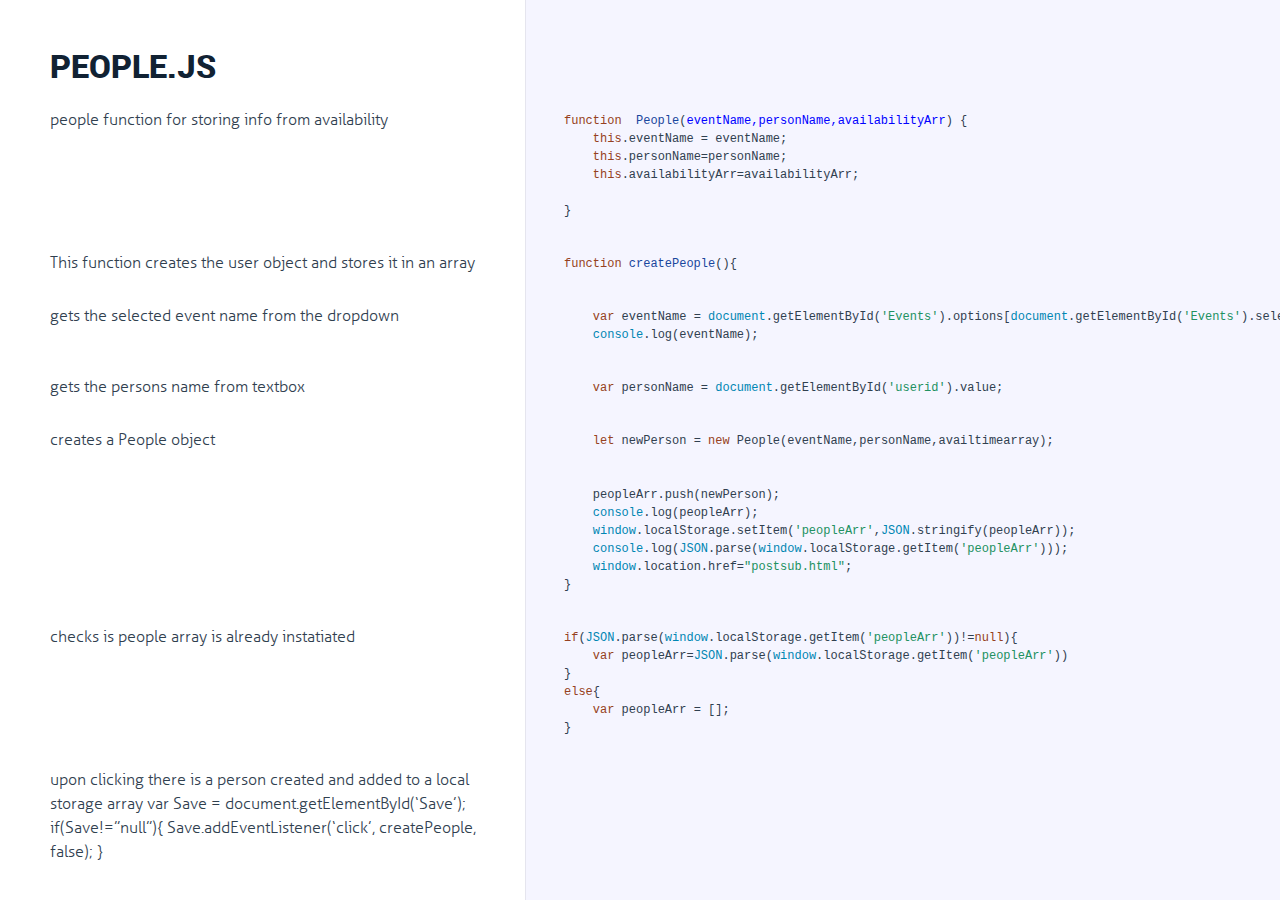
<file: CalendarProject/documentation/People.html>
<!DOCTYPE html>

<html>
<head>
  <title>People.js</title>
  <meta http-equiv="content-type" content="text/html; charset=UTF-8">
  <meta name="viewport" content="width=device-width, target-densitydpi=160dpi, initial-scale=1.0; maximum-scale=1.0; user-scalable=0;">
  <link rel="stylesheet" media="all" href="docco.css" />
</head>
<body>
  <div id="container">
    <div id="background"></div>
    
    <ul class="sections">
        
          <li id="title">
              <div class="annotation">
                  <h1>People.js</h1>
              </div>
          </li>
        
        
        
        <li id="section-1">
            <div class="annotation">
              
              <div class="pilwrap ">
                <a class="pilcrow" href="#section-1">&#182;</a>
              </div>
              <p>people function for storing info from availability</p>

            </div>
            
            <div class="content"><div class='highlight'><pre>
<span class="hljs-function"><span class="hljs-keyword">function</span>  <span class="hljs-title">People</span>(<span class="hljs-params">eventName,personName,availabilityArr</span>) </span>{
    <span class="hljs-keyword">this</span>.eventName = eventName;
    <span class="hljs-keyword">this</span>.personName=personName;
    <span class="hljs-keyword">this</span>.availabilityArr=availabilityArr;

}</pre></div></div>
            
        </li>
        
        
        <li id="section-2">
            <div class="annotation">
              
              <div class="pilwrap ">
                <a class="pilcrow" href="#section-2">&#182;</a>
              </div>
              <p>This function creates the user object and stores it in an array</p>

            </div>
            
            <div class="content"><div class='highlight'><pre><span class="hljs-function"><span class="hljs-keyword">function</span> <span class="hljs-title">createPeople</span>(<span class="hljs-params"></span>)</span>{</pre></div></div>
            
        </li>
        
        
        <li id="section-3">
            <div class="annotation">
              
              <div class="pilwrap ">
                <a class="pilcrow" href="#section-3">&#182;</a>
              </div>
              <p>gets the selected event name from the dropdown</p>

            </div>
            
            <div class="content"><div class='highlight'><pre>    <span class="hljs-keyword">var</span> eventName = <span class="hljs-built_in">document</span>.getElementById(<span class="hljs-string">'Events'</span>).options[<span class="hljs-built_in">document</span>.getElementById(<span class="hljs-string">'Events'</span>).selectedIndex].value;
    <span class="hljs-built_in">console</span>.log(eventName);</pre></div></div>
            
        </li>
        
        
        <li id="section-4">
            <div class="annotation">
              
              <div class="pilwrap ">
                <a class="pilcrow" href="#section-4">&#182;</a>
              </div>
              <p>gets the persons name from textbox</p>

            </div>
            
            <div class="content"><div class='highlight'><pre>    <span class="hljs-keyword">var</span> personName = <span class="hljs-built_in">document</span>.getElementById(<span class="hljs-string">'userid'</span>).value;</pre></div></div>
            
        </li>
        
        
        <li id="section-5">
            <div class="annotation">
              
              <div class="pilwrap ">
                <a class="pilcrow" href="#section-5">&#182;</a>
              </div>
              <p>creates a People object</p>

            </div>
            
            <div class="content"><div class='highlight'><pre>    <span class="hljs-keyword">let</span> newPerson = <span class="hljs-keyword">new</span> People(eventName,personName,availtimearray);


    peopleArr.push(newPerson);
    <span class="hljs-built_in">console</span>.log(peopleArr);
    <span class="hljs-built_in">window</span>.localStorage.setItem(<span class="hljs-string">'peopleArr'</span>,<span class="hljs-built_in">JSON</span>.stringify(peopleArr));
    <span class="hljs-built_in">console</span>.log(<span class="hljs-built_in">JSON</span>.parse(<span class="hljs-built_in">window</span>.localStorage.getItem(<span class="hljs-string">'peopleArr'</span>)));
    <span class="hljs-built_in">window</span>.location.href=<span class="hljs-string">"postsub.html"</span>;
}</pre></div></div>
            
        </li>
        
        
        <li id="section-6">
            <div class="annotation">
              
              <div class="pilwrap ">
                <a class="pilcrow" href="#section-6">&#182;</a>
              </div>
              <p>checks is people array is already instatiated</p>

            </div>
            
            <div class="content"><div class='highlight'><pre><span class="hljs-keyword">if</span>(<span class="hljs-built_in">JSON</span>.parse(<span class="hljs-built_in">window</span>.localStorage.getItem(<span class="hljs-string">'peopleArr'</span>))!=<span class="hljs-literal">null</span>){
    <span class="hljs-keyword">var</span> peopleArr=<span class="hljs-built_in">JSON</span>.parse(<span class="hljs-built_in">window</span>.localStorage.getItem(<span class="hljs-string">'peopleArr'</span>))
}
<span class="hljs-keyword">else</span>{
    <span class="hljs-keyword">var</span> peopleArr = [];
}</pre></div></div>
            
        </li>
        
        
        <li id="section-7">
            <div class="annotation">
              
              <div class="pilwrap ">
                <a class="pilcrow" href="#section-7">&#182;</a>
              </div>
              <p>upon clicking there is a person created and added to a local storage array
var Save = document.getElementById(‘Save’);
if(Save!=”null”){
Save.addEventListener(‘click’, createPeople, false);
}</p>

            </div>
            
        </li>
        
    </ul>
  </div>
</body>
</html>
</file>
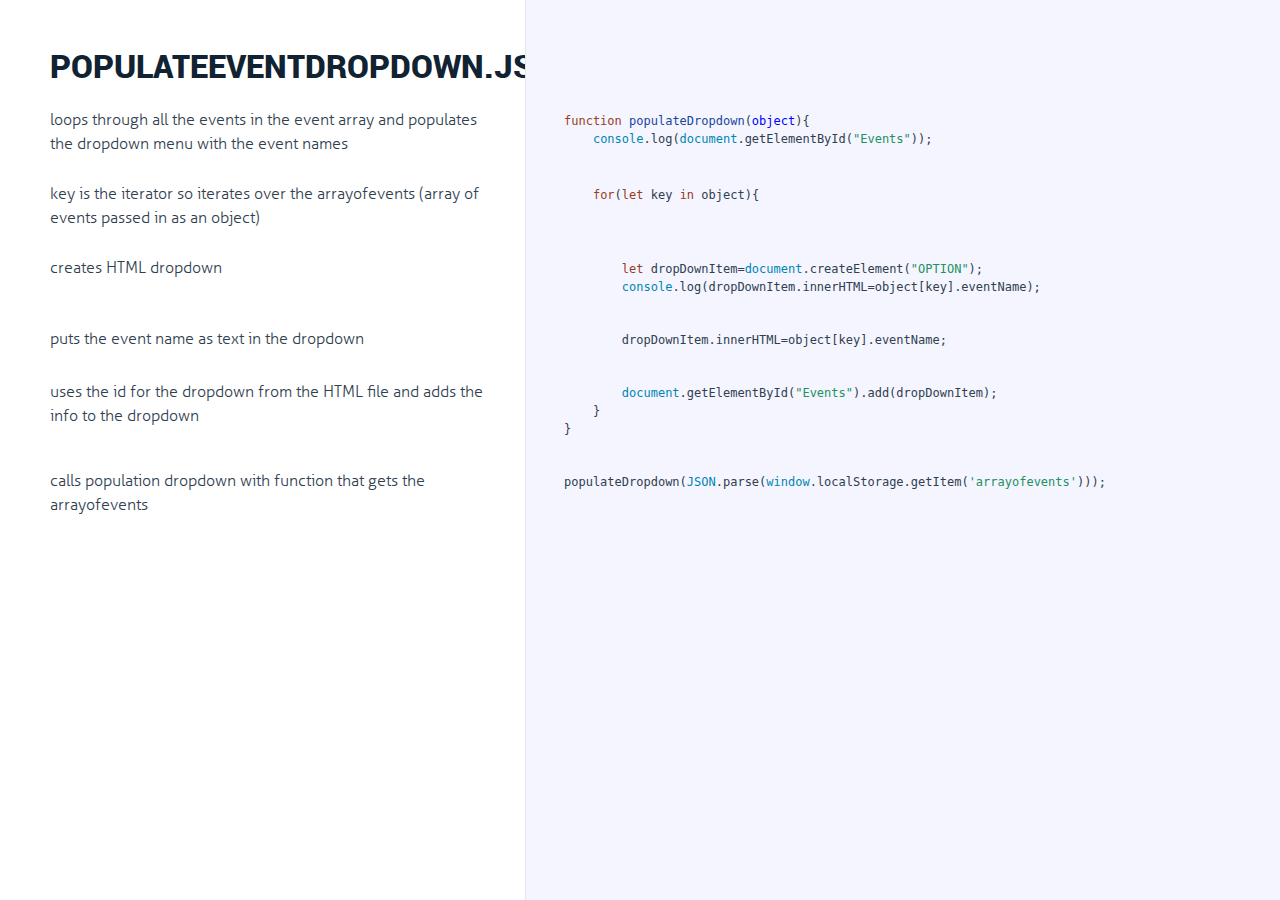
<file: CalendarProject/documentation/populateEventDropdown.html>
<!DOCTYPE html>

<html>
<head>
  <title>populateEventDropdown.js</title>
  <meta http-equiv="content-type" content="text/html; charset=UTF-8">
  <meta name="viewport" content="width=device-width, target-densitydpi=160dpi, initial-scale=1.0; maximum-scale=1.0; user-scalable=0;">
  <link rel="stylesheet" media="all" href="docco.css" />
</head>
<body>
  <div id="container">
    <div id="background"></div>
    
    <ul class="sections">
        
          <li id="title">
              <div class="annotation">
                  <h1>populateEventDropdown.js</h1>
              </div>
          </li>
        
        
        
        <li id="section-1">
            <div class="annotation">
              
              <div class="pilwrap ">
                <a class="pilcrow" href="#section-1">&#182;</a>
              </div>
              <p>loops through all the events in the event array and populates the dropdown menu with the event names</p>

            </div>
            
            <div class="content"><div class='highlight'><pre><span class="hljs-function"><span class="hljs-keyword">function</span> <span class="hljs-title">populateDropdown</span>(<span class="hljs-params">object</span>)</span>{
    <span class="hljs-built_in">console</span>.log(<span class="hljs-built_in">document</span>.getElementById(<span class="hljs-string">"Events"</span>));</pre></div></div>
            
        </li>
        
        
        <li id="section-2">
            <div class="annotation">
              
              <div class="pilwrap ">
                <a class="pilcrow" href="#section-2">&#182;</a>
              </div>
              <p>key is the iterator so iterates over the arrayofevents (array of events passed in as an object)</p>

            </div>
            
            <div class="content"><div class='highlight'><pre>    <span class="hljs-keyword">for</span>(<span class="hljs-keyword">let</span> key <span class="hljs-keyword">in</span> object){</pre></div></div>
            
        </li>
        
        
        <li id="section-3">
            <div class="annotation">
              
              <div class="pilwrap ">
                <a class="pilcrow" href="#section-3">&#182;</a>
              </div>
              <p>creates HTML dropdown</p>

            </div>
            
            <div class="content"><div class='highlight'><pre>        <span class="hljs-keyword">let</span> dropDownItem=<span class="hljs-built_in">document</span>.createElement(<span class="hljs-string">"OPTION"</span>);
        <span class="hljs-built_in">console</span>.log(dropDownItem.innerHTML=object[key].eventName);</pre></div></div>
            
        </li>
        
        
        <li id="section-4">
            <div class="annotation">
              
              <div class="pilwrap ">
                <a class="pilcrow" href="#section-4">&#182;</a>
              </div>
              <p>puts the event name as text in the dropdown</p>

            </div>
            
            <div class="content"><div class='highlight'><pre>        dropDownItem.innerHTML=object[key].eventName;</pre></div></div>
            
        </li>
        
        
        <li id="section-5">
            <div class="annotation">
              
              <div class="pilwrap ">
                <a class="pilcrow" href="#section-5">&#182;</a>
              </div>
              <p>uses the id for the dropdown from the HTML file and adds the info to the dropdown</p>

            </div>
            
            <div class="content"><div class='highlight'><pre>        <span class="hljs-built_in">document</span>.getElementById(<span class="hljs-string">"Events"</span>).add(dropDownItem);
    }
}</pre></div></div>
            
        </li>
        
        
        <li id="section-6">
            <div class="annotation">
              
              <div class="pilwrap ">
                <a class="pilcrow" href="#section-6">&#182;</a>
              </div>
              <p>calls population dropdown with function that gets the arrayofevents</p>

            </div>
            
            <div class="content"><div class='highlight'><pre>populateDropdown(<span class="hljs-built_in">JSON</span>.parse(<span class="hljs-built_in">window</span>.localStorage.getItem(<span class="hljs-string">'arrayofevents'</span>)));</pre></div></div>
            
        </li>
        
    </ul>
  </div>
</body>
</html>
</file>
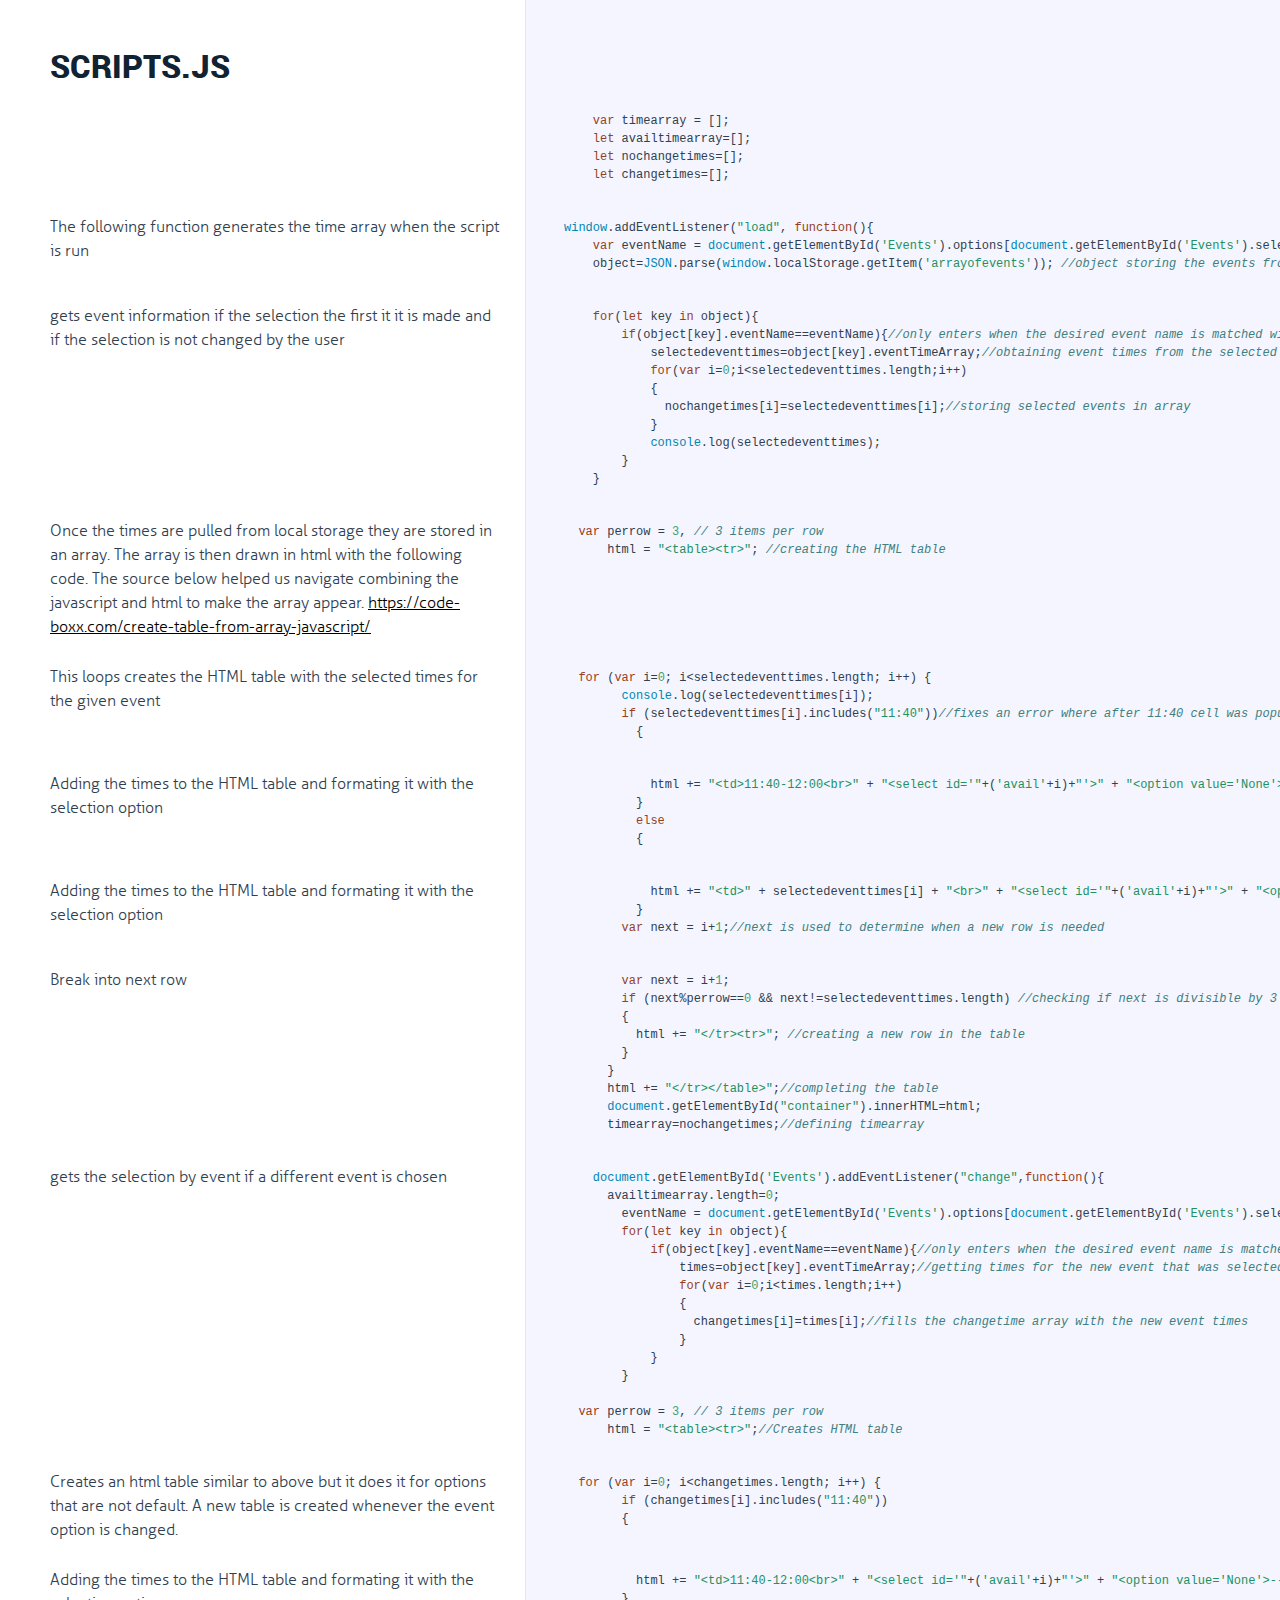
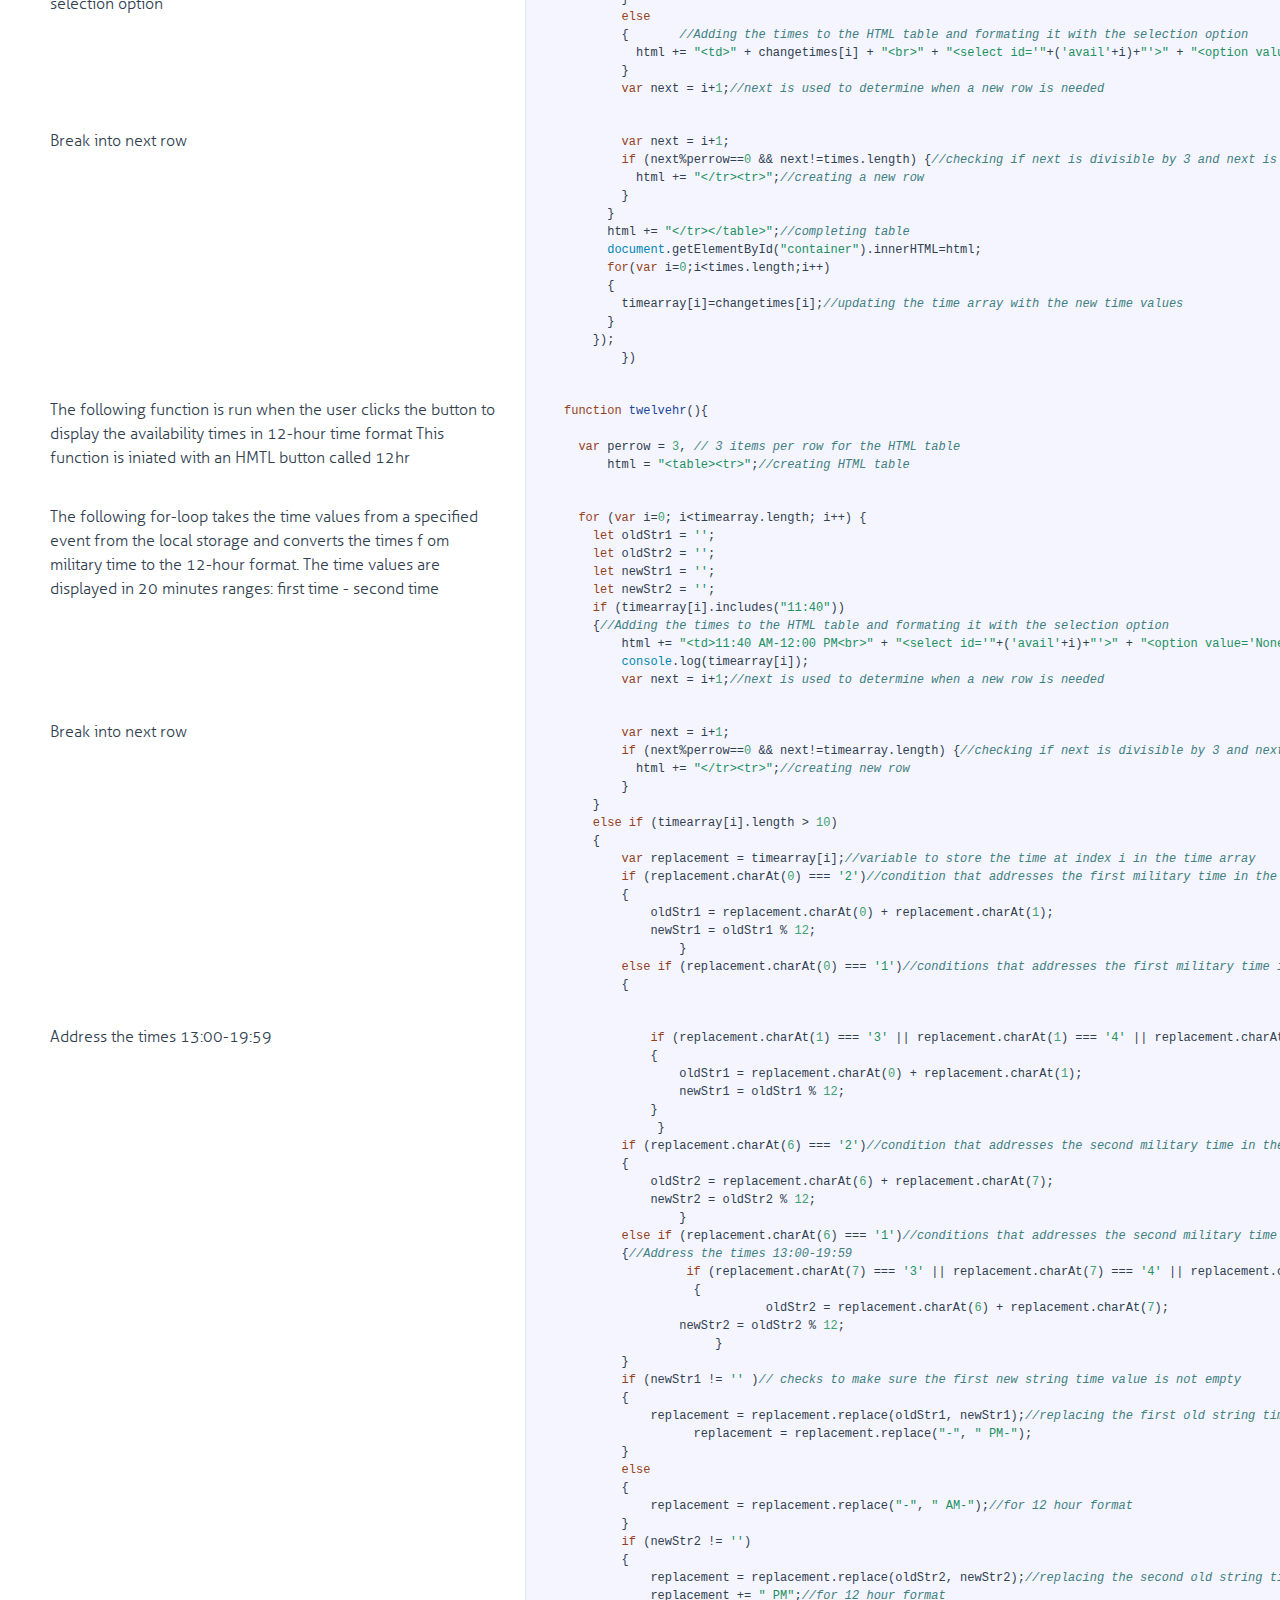
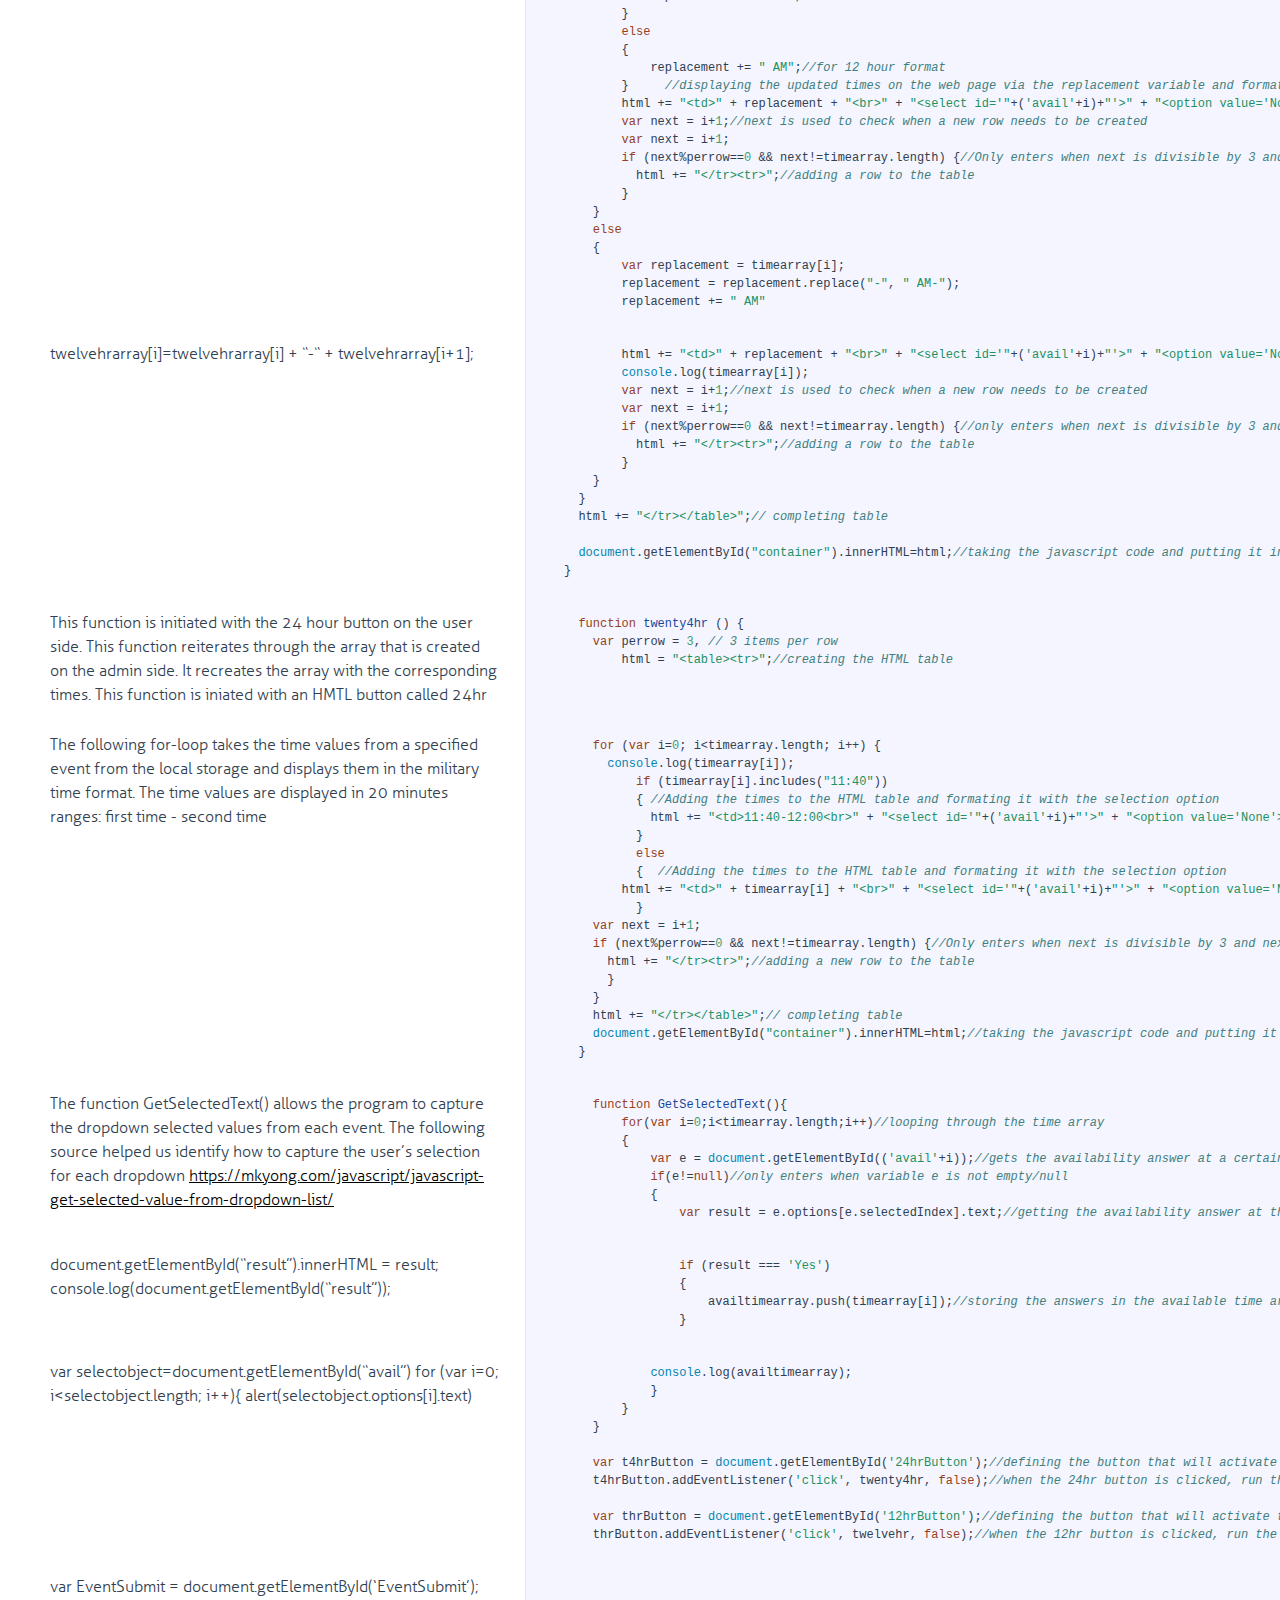
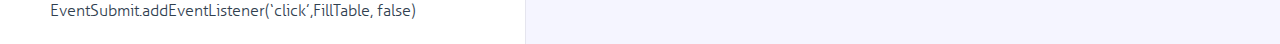
<file: CalendarProject/documentation/scripts.html>
<!DOCTYPE html>

<html>
<head>
  <title>scripts.js</title>
  <meta http-equiv="content-type" content="text/html; charset=UTF-8">
  <meta name="viewport" content="width=device-width, target-densitydpi=160dpi, initial-scale=1.0; maximum-scale=1.0; user-scalable=0;">
  <link rel="stylesheet" media="all" href="docco.css" />
</head>
<body>
  <div id="container">
    <div id="background"></div>
    
    <ul class="sections">
        
          <li id="title">
              <div class="annotation">
                  <h1>scripts.js</h1>
              </div>
          </li>
        
        
        
        <li id="section-1">
            <div class="annotation">
              
              <div class="pilwrap ">
                <a class="pilcrow" href="#section-1">&#182;</a>
              </div>
              
            </div>
            
            <div class="content"><div class='highlight'><pre>
    <span class="hljs-keyword">var</span> timearray = [];
    <span class="hljs-keyword">let</span> availtimearray=[];
    <span class="hljs-keyword">let</span> nochangetimes=[];
    <span class="hljs-keyword">let</span> changetimes=[];</pre></div></div>
            
        </li>
        
        
        <li id="section-2">
            <div class="annotation">
              
              <div class="pilwrap ">
                <a class="pilcrow" href="#section-2">&#182;</a>
              </div>
              <p>The following function generates the time array when the script is run</p>

            </div>
            
            <div class="content"><div class='highlight'><pre><span class="hljs-built_in">window</span>.addEventListener(<span class="hljs-string">"load"</span>, <span class="hljs-function"><span class="hljs-keyword">function</span>(<span class="hljs-params"></span>)</span>{
    <span class="hljs-keyword">var</span> eventName = <span class="hljs-built_in">document</span>.getElementById(<span class="hljs-string">'Events'</span>).options[<span class="hljs-built_in">document</span>.getElementById(<span class="hljs-string">'Events'</span>).selectedIndex].value;<span class="hljs-comment">//Obtaining the event name</span>
    object=<span class="hljs-built_in">JSON</span>.parse(<span class="hljs-built_in">window</span>.localStorage.getItem(<span class="hljs-string">'arrayofevents'</span>)); <span class="hljs-comment">//object storing the events from the local storage array</span></pre></div></div>
            
        </li>
        
        
        <li id="section-3">
            <div class="annotation">
              
              <div class="pilwrap ">
                <a class="pilcrow" href="#section-3">&#182;</a>
              </div>
              <p>gets event information if the selection the first it it is made and if the selection is not changed by the user</p>

            </div>
            
            <div class="content"><div class='highlight'><pre>    <span class="hljs-keyword">for</span>(<span class="hljs-keyword">let</span> key <span class="hljs-keyword">in</span> object){
        <span class="hljs-keyword">if</span>(object[key].eventName==eventName){<span class="hljs-comment">//only enters when the desired event name is matched with the array values</span>
            selectedeventtimes=object[key].eventTimeArray;<span class="hljs-comment">//obtaining event times from the selected event</span>
            <span class="hljs-keyword">for</span>(<span class="hljs-keyword">var</span> i=<span class="hljs-number">0</span>;i&lt;selectedeventtimes.length;i++)
            {
              nochangetimes[i]=selectedeventtimes[i];<span class="hljs-comment">//storing selected events in array</span>
            }
            <span class="hljs-built_in">console</span>.log(selectedeventtimes);
        }
    }</pre></div></div>
            
        </li>
        
        
        <li id="section-4">
            <div class="annotation">
              
              <div class="pilwrap ">
                <a class="pilcrow" href="#section-4">&#182;</a>
              </div>
              <p>Once the times are pulled from local storage they are stored in an array. The array is then drawn in html with the following code.
The source below helped us navigate combining the javascript and html to make the array appear.
<a href="https://code-boxx.com/create-table-from-array-javascript/">https://code-boxx.com/create-table-from-array-javascript/</a></p>

            </div>
            
            <div class="content"><div class='highlight'><pre>
  <span class="hljs-keyword">var</span> perrow = <span class="hljs-number">3</span>, <span class="hljs-comment">// 3 items per row</span>
      html = <span class="hljs-string">"&lt;table&gt;&lt;tr&gt;"</span>; <span class="hljs-comment">//creating the HTML table</span></pre></div></div>
            
        </li>
        
        
        <li id="section-5">
            <div class="annotation">
              
              <div class="pilwrap ">
                <a class="pilcrow" href="#section-5">&#182;</a>
              </div>
              <p>This loops creates the HTML table with the selected times for the given event</p>

            </div>
            
            <div class="content"><div class='highlight'><pre>  <span class="hljs-keyword">for</span> (<span class="hljs-keyword">var</span> i=<span class="hljs-number">0</span>; i&lt;selectedeventtimes.length; i++) {
        <span class="hljs-built_in">console</span>.log(selectedeventtimes[i]);
        <span class="hljs-keyword">if</span> (selectedeventtimes[i].includes(<span class="hljs-string">"11:40"</span>))<span class="hljs-comment">//fixes an error where after 11:40 cell was populating immproperly</span>
	  {</pre></div></div>
            
        </li>
        
        
        <li id="section-6">
            <div class="annotation">
              
              <div class="pilwrap ">
                <a class="pilcrow" href="#section-6">&#182;</a>
              </div>
              <p>Adding the times to the HTML table and formating it with the selection option</p>

            </div>
            
            <div class="content"><div class='highlight'><pre>	    html += <span class="hljs-string">"&lt;td&gt;11:40-12:00&lt;br&gt;"</span> + <span class="hljs-string">"&lt;select id='"</span>+(<span class="hljs-string">'avail'</span>+i)+<span class="hljs-string">"'&gt;"</span> + <span class="hljs-string">"&lt;option value='None'&gt;-- Select --&lt;/option&gt;"</span> + <span class="hljs-string">"&lt;option value ='ID001'&gt;No&lt;/option&gt;"</span> + <span class="hljs-string">"&lt;option value ='ID002'&gt;Yes&lt;/option&gt;"</span> + <span class="hljs-string">"&lt;/td&gt;"</span>;
	  }
	  <span class="hljs-keyword">else</span>
	  {</pre></div></div>
            
        </li>
        
        
        <li id="section-7">
            <div class="annotation">
              
              <div class="pilwrap ">
                <a class="pilcrow" href="#section-7">&#182;</a>
              </div>
              <p>Adding the times to the HTML table and formating it with the selection option</p>

            </div>
            
            <div class="content"><div class='highlight'><pre>            html += <span class="hljs-string">"&lt;td&gt;"</span> + selectedeventtimes[i] + <span class="hljs-string">"&lt;br&gt;"</span> + <span class="hljs-string">"&lt;select id='"</span>+(<span class="hljs-string">'avail'</span>+i)+<span class="hljs-string">"'&gt;"</span> + <span class="hljs-string">"&lt;option value='None'&gt;-- Select --&lt;/option&gt;"</span> + <span class="hljs-string">"&lt;option value ='ID001'&gt;No&lt;/option&gt;"</span> + <span class="hljs-string">"&lt;option value ='ID002'&gt;Yes&lt;/option&gt;"</span> + <span class="hljs-string">"&lt;/td&gt;"</span>;
	  }
	<span class="hljs-keyword">var</span> next = i+<span class="hljs-number">1</span>;<span class="hljs-comment">//next is used to determine when a new row is needed</span></pre></div></div>
            
        </li>
        
        
        <li id="section-8">
            <div class="annotation">
              
              <div class="pilwrap ">
                <a class="pilcrow" href="#section-8">&#182;</a>
              </div>
              <p>Break into next row</p>

            </div>
            
            <div class="content"><div class='highlight'><pre>        <span class="hljs-keyword">var</span> next = i+<span class="hljs-number">1</span>;
        <span class="hljs-keyword">if</span> (next%perrow==<span class="hljs-number">0</span> &amp;&amp; next!=selectedeventtimes.length) <span class="hljs-comment">//checking if next is divisible by 3 and the array is not</span>
        {
          html += <span class="hljs-string">"&lt;/tr&gt;&lt;tr&gt;"</span>; <span class="hljs-comment">//creating a new row in the table</span>
        }
      }
      html += <span class="hljs-string">"&lt;/tr&gt;&lt;/table&gt;"</span>;<span class="hljs-comment">//completing the table</span>
      <span class="hljs-built_in">document</span>.getElementById(<span class="hljs-string">"container"</span>).innerHTML=html;
      timearray=nochangetimes;<span class="hljs-comment">//defining timearray</span></pre></div></div>
            
        </li>
        
        
        <li id="section-9">
            <div class="annotation">
              
              <div class="pilwrap ">
                <a class="pilcrow" href="#section-9">&#182;</a>
              </div>
              <p>gets the selection by event if a different event is chosen</p>

            </div>
            
            <div class="content"><div class='highlight'><pre>    <span class="hljs-built_in">document</span>.getElementById(<span class="hljs-string">'Events'</span>).addEventListener(<span class="hljs-string">"change"</span>,<span class="hljs-function"><span class="hljs-keyword">function</span>(<span class="hljs-params"></span>)</span>{
      availtimearray.length=<span class="hljs-number">0</span>;
        eventName = <span class="hljs-built_in">document</span>.getElementById(<span class="hljs-string">'Events'</span>).options[<span class="hljs-built_in">document</span>.getElementById(<span class="hljs-string">'Events'</span>).selectedIndex].value;<span class="hljs-comment">//getting the event name that was selected</span>
        <span class="hljs-keyword">for</span>(<span class="hljs-keyword">let</span> key <span class="hljs-keyword">in</span> object){
            <span class="hljs-keyword">if</span>(object[key].eventName==eventName){<span class="hljs-comment">//only enters when the desired event name is matched with the array values</span>
                times=object[key].eventTimeArray;<span class="hljs-comment">//getting times for the new event that was selected</span>
                <span class="hljs-keyword">for</span>(<span class="hljs-keyword">var</span> i=<span class="hljs-number">0</span>;i&lt;times.length;i++)
                {
                  changetimes[i]=times[i];<span class="hljs-comment">//fills the changetime array with the new event times</span>
                }
            }
        }

  <span class="hljs-keyword">var</span> perrow = <span class="hljs-number">3</span>, <span class="hljs-comment">// 3 items per row</span>
      html = <span class="hljs-string">"&lt;table&gt;&lt;tr&gt;"</span>;<span class="hljs-comment">//Creates HTML table</span></pre></div></div>
            
        </li>
        
        
        <li id="section-10">
            <div class="annotation">
              
              <div class="pilwrap ">
                <a class="pilcrow" href="#section-10">&#182;</a>
              </div>
              <p>Creates an html table similar to above but it does it for options that are not default.
A new table is created whenever the event option is changed.</p>

            </div>
            
            <div class="content"><div class='highlight'><pre>
  <span class="hljs-keyword">for</span> (<span class="hljs-keyword">var</span> i=<span class="hljs-number">0</span>; i&lt;changetimes.length; i++) {
	<span class="hljs-keyword">if</span> (changetimes[i].includes(<span class="hljs-string">"11:40"</span>))
	{</pre></div></div>
            
        </li>
        
        
        <li id="section-11">
            <div class="annotation">
              
              <div class="pilwrap ">
                <a class="pilcrow" href="#section-11">&#182;</a>
              </div>
              <p>Adding the times to the HTML table and formating it with the selection option</p>

            </div>
            
            <div class="content"><div class='highlight'><pre>	  html += <span class="hljs-string">"&lt;td&gt;11:40-12:00&lt;br&gt;"</span> + <span class="hljs-string">"&lt;select id='"</span>+(<span class="hljs-string">'avail'</span>+i)+<span class="hljs-string">"'&gt;"</span> + <span class="hljs-string">"&lt;option value='None'&gt;-- Select --&lt;/option&gt;"</span> + <span class="hljs-string">"&lt;option value ='ID001'&gt;No&lt;/option&gt;"</span> + <span class="hljs-string">"&lt;option value ='ID002'&gt;Yes&lt;/option&gt;"</span> + <span class="hljs-string">"&lt;/td&gt;"</span>;
	}
	<span class="hljs-keyword">else</span>
	{       <span class="hljs-comment">//Adding the times to the HTML table and formating it with the selection option</span>
          html += <span class="hljs-string">"&lt;td&gt;"</span> + changetimes[i] + <span class="hljs-string">"&lt;br&gt;"</span> + <span class="hljs-string">"&lt;select id='"</span>+(<span class="hljs-string">'avail'</span>+i)+<span class="hljs-string">"'&gt;"</span> + <span class="hljs-string">"&lt;option value='None'&gt;-- Select --&lt;/option&gt;"</span> + <span class="hljs-string">"&lt;option value ='ID001'&gt;No&lt;/option&gt;"</span> + <span class="hljs-string">"&lt;option value ='ID002'&gt;Yes&lt;/option&gt;"</span> + <span class="hljs-string">"&lt;/td&gt;"</span>;
	}
        <span class="hljs-keyword">var</span> next = i+<span class="hljs-number">1</span>;<span class="hljs-comment">//next is used to determine when a new row is needed</span></pre></div></div>
            
        </li>
        
        
        <li id="section-12">
            <div class="annotation">
              
              <div class="pilwrap ">
                <a class="pilcrow" href="#section-12">&#182;</a>
              </div>
              <p>Break into next row</p>

            </div>
            
            <div class="content"><div class='highlight'><pre>        <span class="hljs-keyword">var</span> next = i+<span class="hljs-number">1</span>;
        <span class="hljs-keyword">if</span> (next%perrow==<span class="hljs-number">0</span> &amp;&amp; next!=times.length) {<span class="hljs-comment">//checking if next is divisible by 3 and next is not greater than array length</span>
          html += <span class="hljs-string">"&lt;/tr&gt;&lt;tr&gt;"</span>;<span class="hljs-comment">//creating a new row</span>
        }
      }
      html += <span class="hljs-string">"&lt;/tr&gt;&lt;/table&gt;"</span>;<span class="hljs-comment">//completing table</span>
      <span class="hljs-built_in">document</span>.getElementById(<span class="hljs-string">"container"</span>).innerHTML=html;
      <span class="hljs-keyword">for</span>(<span class="hljs-keyword">var</span> i=<span class="hljs-number">0</span>;i&lt;times.length;i++)
      {
        timearray[i]=changetimes[i];<span class="hljs-comment">//updating the time array with the new time values</span>
      }
    });
        })</pre></div></div>
            
        </li>
        
        
        <li id="section-13">
            <div class="annotation">
              
              <div class="pilwrap ">
                <a class="pilcrow" href="#section-13">&#182;</a>
              </div>
              <p>The following function is run when the user clicks the button to display
the availability times in 12-hour time format
This function is iniated with an HMTL button called 12hr</p>

            </div>
            
            <div class="content"><div class='highlight'><pre><span class="hljs-function"><span class="hljs-keyword">function</span> <span class="hljs-title">twelvehr</span>(<span class="hljs-params"></span>)</span>{

  <span class="hljs-keyword">var</span> perrow = <span class="hljs-number">3</span>, <span class="hljs-comment">// 3 items per row for the HTML table</span>
      html = <span class="hljs-string">"&lt;table&gt;&lt;tr&gt;"</span>;<span class="hljs-comment">//creating HTML table</span></pre></div></div>
            
        </li>
        
        
        <li id="section-14">
            <div class="annotation">
              
              <div class="pilwrap ">
                <a class="pilcrow" href="#section-14">&#182;</a>
              </div>
              <p>The following for-loop takes the time values from a specified event from the local storage and converts the times f om
military time to the 12-hour format.
The time values are displayed in 20 minutes ranges: first time - second time</p>

            </div>
            
            <div class="content"><div class='highlight'><pre>  <span class="hljs-keyword">for</span> (<span class="hljs-keyword">var</span> i=<span class="hljs-number">0</span>; i&lt;timearray.length; i++) {
    <span class="hljs-keyword">let</span> oldStr1 = <span class="hljs-string">''</span>;
    <span class="hljs-keyword">let</span> oldStr2 = <span class="hljs-string">''</span>;
    <span class="hljs-keyword">let</span> newStr1 = <span class="hljs-string">''</span>;
    <span class="hljs-keyword">let</span> newStr2 = <span class="hljs-string">''</span>;
    <span class="hljs-keyword">if</span> (timearray[i].includes(<span class="hljs-string">"11:40"</span>))
    {<span class="hljs-comment">//Adding the times to the HTML table and formating it with the selection option</span>
	html += <span class="hljs-string">"&lt;td&gt;11:40 AM-12:00 PM&lt;br&gt;"</span> + <span class="hljs-string">"&lt;select id='"</span>+(<span class="hljs-string">'avail'</span>+i)+<span class="hljs-string">"'&gt;"</span> + <span class="hljs-string">"&lt;option value='None'&gt;-- Select --&lt;/option&gt;"</span> + <span class="hljs-string">"&lt;option value ='ID001'&gt;No&lt;/option&gt;"</span> + <span class="hljs-string">"&lt;option value ='ID002'&gt;Yes&lt;/option&gt;"</span> + <span class="hljs-string">"&lt;/td&gt;"</span>;
        <span class="hljs-built_in">console</span>.log(timearray[i]);
        <span class="hljs-keyword">var</span> next = i+<span class="hljs-number">1</span>;<span class="hljs-comment">//next is used to determine when a new row is needed</span></pre></div></div>
            
        </li>
        
        
        <li id="section-15">
            <div class="annotation">
              
              <div class="pilwrap ">
                <a class="pilcrow" href="#section-15">&#182;</a>
              </div>
              <p>Break into next row</p>

            </div>
            
            <div class="content"><div class='highlight'><pre>        <span class="hljs-keyword">var</span> next = i+<span class="hljs-number">1</span>;
        <span class="hljs-keyword">if</span> (next%perrow==<span class="hljs-number">0</span> &amp;&amp; next!=timearray.length) {<span class="hljs-comment">//checking if next is divisible by 3 and next is not greater than array length</span>
          html += <span class="hljs-string">"&lt;/tr&gt;&lt;tr&gt;"</span>;<span class="hljs-comment">//creating new row</span>
        }
    }
    <span class="hljs-keyword">else</span> <span class="hljs-keyword">if</span> (timearray[i].length &gt; <span class="hljs-number">10</span>)
    {
        <span class="hljs-keyword">var</span> replacement = timearray[i];<span class="hljs-comment">//variable to store the time at index i in the time array</span>
        <span class="hljs-keyword">if</span> (replacement.charAt(<span class="hljs-number">0</span>) === <span class="hljs-string">'2'</span>)<span class="hljs-comment">//condition that addresses the first military time in the time range that begins with 2, so 20:00-23:59</span>
        {
            oldStr1 = replacement.charAt(<span class="hljs-number">0</span>) + replacement.charAt(<span class="hljs-number">1</span>);
            newStr1 = oldStr1 % <span class="hljs-number">12</span>;
		}
        <span class="hljs-keyword">else</span> <span class="hljs-keyword">if</span> (replacement.charAt(<span class="hljs-number">0</span>) === <span class="hljs-string">'1'</span>)<span class="hljs-comment">//conditions that addresses the first military time in the time range that begins with 1, so 12:00-19:59</span>
        {</pre></div></div>
            
        </li>
        
        
        <li id="section-16">
            <div class="annotation">
              
              <div class="pilwrap ">
                <a class="pilcrow" href="#section-16">&#182;</a>
              </div>
              <p>Address the times 13:00-19:59</p>

            </div>
            
            <div class="content"><div class='highlight'><pre>	    <span class="hljs-keyword">if</span> (replacement.charAt(<span class="hljs-number">1</span>) === <span class="hljs-string">'3'</span> || replacement.charAt(<span class="hljs-number">1</span>) === <span class="hljs-string">'4'</span> || replacement.charAt(<span class="hljs-number">1</span>) === <span class="hljs-string">'5'</span> || replacement.charAt(<span class="hljs-number">1</span>) === <span class="hljs-string">'6'</span> || replacement.charAt(<span class="hljs-number">1</span>) === <span class="hljs-string">'7'</span>|| replacement.charAt(<span class="hljs-number">1</span>) === <span class="hljs-string">'8'</span> || replacement.charAt(<span class="hljs-number">1</span>) === <span class="hljs-string">'9'</span>)
	    {
		oldStr1 = replacement.charAt(<span class="hljs-number">0</span>) + replacement.charAt(<span class="hljs-number">1</span>);
                newStr1 = oldStr1 % <span class="hljs-number">12</span>;
	    }
	     }
        <span class="hljs-keyword">if</span> (replacement.charAt(<span class="hljs-number">6</span>) === <span class="hljs-string">'2'</span>)<span class="hljs-comment">//condition that addresses the second military time in the time range that begins with a 2, so 20:00-23:59</span>
        {
            oldStr2 = replacement.charAt(<span class="hljs-number">6</span>) + replacement.charAt(<span class="hljs-number">7</span>);
            newStr2 = oldStr2 % <span class="hljs-number">12</span>;
		}
        <span class="hljs-keyword">else</span> <span class="hljs-keyword">if</span> (replacement.charAt(<span class="hljs-number">6</span>) === <span class="hljs-string">'1'</span>)<span class="hljs-comment">//conditions that addresses the second military time in the time range that begins with 1, so 12:00-19:59</span>
        {<span class="hljs-comment">//Address the times 13:00-19:59</span>
	         <span class="hljs-keyword">if</span> (replacement.charAt(<span class="hljs-number">7</span>) === <span class="hljs-string">'3'</span> || replacement.charAt(<span class="hljs-number">7</span>) === <span class="hljs-string">'4'</span> || replacement.charAt(<span class="hljs-number">7</span>) === <span class="hljs-string">'5'</span> || replacement.charAt(<span class="hljs-number">7</span>) === <span class="hljs-string">'6'</span> || replacement.charAt(<span class="hljs-number">7</span>) === <span class="hljs-string">'7'</span>|| replacement.charAt(<span class="hljs-number">7</span>) === <span class="hljs-string">'8'</span> || replacement.charAt(<span class="hljs-number">7</span>) === <span class="hljs-string">'9'</span>)
	          {
		            oldStr2 = replacement.charAt(<span class="hljs-number">6</span>) + replacement.charAt(<span class="hljs-number">7</span>);
                newStr2 = oldStr2 % <span class="hljs-number">12</span>;
	             }
	}
        <span class="hljs-keyword">if</span> (newStr1 != <span class="hljs-string">''</span> )<span class="hljs-comment">// checks to make sure the first new string time value is not empty</span>
        {
            replacement = replacement.replace(oldStr1, newStr1);<span class="hljs-comment">//replacing the first old string time value with the first new string time value</span>
	          replacement = replacement.replace(<span class="hljs-string">"-"</span>, <span class="hljs-string">" PM-"</span>);
        }
	<span class="hljs-keyword">else</span>
	{
	    replacement = replacement.replace(<span class="hljs-string">"-"</span>, <span class="hljs-string">" AM-"</span>);<span class="hljs-comment">//for 12 hour format</span>
	}
        <span class="hljs-keyword">if</span> (newStr2 != <span class="hljs-string">''</span>)
        {
            replacement = replacement.replace(oldStr2, newStr2);<span class="hljs-comment">//replacing the second old string time value with the second new string time value</span>
	    replacement += <span class="hljs-string">" PM"</span>;<span class="hljs-comment">//for 12 hour format</span>
        }
	<span class="hljs-keyword">else</span>
	{
	    replacement += <span class="hljs-string">" AM"</span>;<span class="hljs-comment">//for 12 hour format</span>
	}     <span class="hljs-comment">//displaying the updated times on the web page via the replacement variable and formating with the selction option</span>
        html += <span class="hljs-string">"&lt;td&gt;"</span> + replacement + <span class="hljs-string">"&lt;br&gt;"</span> + <span class="hljs-string">"&lt;select id='"</span>+(<span class="hljs-string">'avail'</span>+i)+<span class="hljs-string">"'&gt;"</span> + <span class="hljs-string">"&lt;option value='None'&gt;-- Select --&lt;/option&gt;"</span> + <span class="hljs-string">"&lt;option value ='ID001'&gt;No&lt;/option&gt;"</span> + <span class="hljs-string">"&lt;option value ='ID002'&gt;Yes&lt;/option&gt;"</span> + <span class="hljs-string">"&lt;/td&gt;"</span>;
        <span class="hljs-keyword">var</span> next = i+<span class="hljs-number">1</span>;<span class="hljs-comment">//next is used to check when a new row needs to be created</span>
        <span class="hljs-keyword">var</span> next = i+<span class="hljs-number">1</span>;
        <span class="hljs-keyword">if</span> (next%perrow==<span class="hljs-number">0</span> &amp;&amp; next!=timearray.length) {<span class="hljs-comment">//Only enters when next is divisible by 3 and next is not greater than the array length</span>
          html += <span class="hljs-string">"&lt;/tr&gt;&lt;tr&gt;"</span>;<span class="hljs-comment">//adding a row to the table</span>
        }
    }
    <span class="hljs-keyword">else</span>
    {
	<span class="hljs-keyword">var</span> replacement = timearray[i];
	replacement = replacement.replace(<span class="hljs-string">"-"</span>, <span class="hljs-string">" AM-"</span>);
	replacement += <span class="hljs-string">" AM"</span></pre></div></div>
            
        </li>
        
        
        <li id="section-17">
            <div class="annotation">
              
              <div class="pilwrap ">
                <a class="pilcrow" href="#section-17">&#182;</a>
              </div>
              <p>twelvehrarray[i]=twelvehrarray[i] + “-“ + twelvehrarray[i+1];</p>

            </div>
            
            <div class="content"><div class='highlight'><pre>        html += <span class="hljs-string">"&lt;td&gt;"</span> + replacement + <span class="hljs-string">"&lt;br&gt;"</span> + <span class="hljs-string">"&lt;select id='"</span>+(<span class="hljs-string">'avail'</span>+i)+<span class="hljs-string">"'&gt;"</span> + <span class="hljs-string">"&lt;option value='None'&gt;-- Select --&lt;/option&gt;"</span> + <span class="hljs-string">"&lt;option value ='ID001'&gt;No&lt;/option&gt;"</span> + <span class="hljs-string">"&lt;option value ='ID002'&gt;Yes&lt;/option&gt;"</span> + <span class="hljs-string">"&lt;/td&gt;"</span>;
        <span class="hljs-built_in">console</span>.log(timearray[i]);
        <span class="hljs-keyword">var</span> next = i+<span class="hljs-number">1</span>;<span class="hljs-comment">//next is used to check when a new row needs to be created</span>
        <span class="hljs-keyword">var</span> next = i+<span class="hljs-number">1</span>;
        <span class="hljs-keyword">if</span> (next%perrow==<span class="hljs-number">0</span> &amp;&amp; next!=timearray.length) {<span class="hljs-comment">//only enters when next is divisible by 3 and next is not greater than the array length</span>
          html += <span class="hljs-string">"&lt;/tr&gt;&lt;tr&gt;"</span>;<span class="hljs-comment">//adding a row to the table</span>
        }
    }
  }
  html += <span class="hljs-string">"&lt;/tr&gt;&lt;/table&gt;"</span>;<span class="hljs-comment">// completing table</span>

  <span class="hljs-built_in">document</span>.getElementById(<span class="hljs-string">"container"</span>).innerHTML=html;<span class="hljs-comment">//taking the javascript code and putting it into container HTML element</span>
}</pre></div></div>
            
        </li>
        
        
        <li id="section-18">
            <div class="annotation">
              
              <div class="pilwrap ">
                <a class="pilcrow" href="#section-18">&#182;</a>
              </div>
              <p>This function is initiated with the 24 hour button on the user side. This function reiterates through the array
that is created on the admin side. It recreates the array with the corresponding times.
This function is iniated with an HMTL button called 24hr</p>

            </div>
            
            <div class="content"><div class='highlight'><pre>  <span class="hljs-function"><span class="hljs-keyword">function</span> <span class="hljs-title">twenty4hr</span> (<span class="hljs-params"></span>) </span>{
    <span class="hljs-keyword">var</span> perrow = <span class="hljs-number">3</span>, <span class="hljs-comment">// 3 items per row</span>
        html = <span class="hljs-string">"&lt;table&gt;&lt;tr&gt;"</span>;<span class="hljs-comment">//creating the HTML table</span></pre></div></div>
            
        </li>
        
        
        <li id="section-19">
            <div class="annotation">
              
              <div class="pilwrap ">
                <a class="pilcrow" href="#section-19">&#182;</a>
              </div>
              <p>The following for-loop takes the time values from a specified event from the local storage and displays them in the
military time format.
The time values are displayed in 20 minutes ranges: first time - second time</p>

            </div>
            
            <div class="content"><div class='highlight'><pre>    <span class="hljs-keyword">for</span> (<span class="hljs-keyword">var</span> i=<span class="hljs-number">0</span>; i&lt;timearray.length; i++) {
      <span class="hljs-built_in">console</span>.log(timearray[i]);
	  <span class="hljs-keyword">if</span> (timearray[i].includes(<span class="hljs-string">"11:40"</span>))
	  { <span class="hljs-comment">//Adding the times to the HTML table and formating it with the selection option</span>
	    html += <span class="hljs-string">"&lt;td&gt;11:40-12:00&lt;br&gt;"</span> + <span class="hljs-string">"&lt;select id='"</span>+(<span class="hljs-string">'avail'</span>+i)+<span class="hljs-string">"'&gt;"</span> + <span class="hljs-string">"&lt;option value='None'&gt;-- Select --&lt;/option&gt;"</span> + <span class="hljs-string">"&lt;option value ='ID001'&gt;No&lt;/option&gt;"</span> + <span class="hljs-string">"&lt;option value ='ID002'&gt;Yes&lt;/option&gt;"</span> + <span class="hljs-string">"&lt;/td&gt;"</span>;
	  }
	  <span class="hljs-keyword">else</span>
	  {  <span class="hljs-comment">//Adding the times to the HTML table and formating it with the selection option</span>
        html += <span class="hljs-string">"&lt;td&gt;"</span> + timearray[i] + <span class="hljs-string">"&lt;br&gt;"</span> + <span class="hljs-string">"&lt;select id='"</span>+(<span class="hljs-string">'avail'</span>+i)+<span class="hljs-string">"'&gt;"</span> + <span class="hljs-string">"&lt;option value='None'&gt;-- Select --&lt;/option&gt;"</span> + <span class="hljs-string">"&lt;option value ='ID001'&gt;No&lt;/option&gt;"</span> + <span class="hljs-string">"&lt;option value ='ID002'&gt;Yes&lt;/option&gt;"</span> + <span class="hljs-string">"&lt;/td&gt;"</span>;
	  }
    <span class="hljs-keyword">var</span> next = i+<span class="hljs-number">1</span>;
    <span class="hljs-keyword">if</span> (next%perrow==<span class="hljs-number">0</span> &amp;&amp; next!=timearray.length) {<span class="hljs-comment">//Only enters when next is divisible by 3 and next is not greater than the array length</span>
      html += <span class="hljs-string">"&lt;/tr&gt;&lt;tr&gt;"</span>;<span class="hljs-comment">//adding a new row to the table</span>
      }
    }
    html += <span class="hljs-string">"&lt;/tr&gt;&lt;/table&gt;"</span>;<span class="hljs-comment">// completing table</span>
    <span class="hljs-built_in">document</span>.getElementById(<span class="hljs-string">"container"</span>).innerHTML=html;<span class="hljs-comment">//taking the javascript code and putting it into container HTML element</span>
  }</pre></div></div>
            
        </li>
        
        
        <li id="section-20">
            <div class="annotation">
              
              <div class="pilwrap ">
                <a class="pilcrow" href="#section-20">&#182;</a>
              </div>
              <p>The function GetSelectedText() allows the program to capture the dropdown selected values from each event.
The following source helped us identify how to capture the user’s selection for each dropdown
<a href="https://mkyong.com/javascript/javascript-get-selected-value-from-dropdown-list/">https://mkyong.com/javascript/javascript-get-selected-value-from-dropdown-list/</a></p>

            </div>
            
            <div class="content"><div class='highlight'><pre>    <span class="hljs-function"><span class="hljs-keyword">function</span> <span class="hljs-title">GetSelectedText</span>(<span class="hljs-params"></span>)</span>{
        <span class="hljs-keyword">for</span>(<span class="hljs-keyword">var</span> i=<span class="hljs-number">0</span>;i&lt;timearray.length;i++)<span class="hljs-comment">//looping through the time array</span>
        {
            <span class="hljs-keyword">var</span> e = <span class="hljs-built_in">document</span>.getElementById((<span class="hljs-string">'avail'</span>+i));<span class="hljs-comment">//gets the availability answer at a certain index in the time array</span>
            <span class="hljs-keyword">if</span>(e!=<span class="hljs-literal">null</span>)<span class="hljs-comment">//only enters when variable e is not empty/null</span>
            {
                <span class="hljs-keyword">var</span> result = e.options[e.selectedIndex].text;<span class="hljs-comment">//getting the availability answer at the specified index in the array</span></pre></div></div>
            
        </li>
        
        
        <li id="section-21">
            <div class="annotation">
              
              <div class="pilwrap ">
                <a class="pilcrow" href="#section-21">&#182;</a>
              </div>
              <p>document.getElementById(“result”).innerHTML = result;
console.log(document.getElementById(“result”));</p>

            </div>
            
            <div class="content"><div class='highlight'><pre>                <span class="hljs-keyword">if</span> (result === <span class="hljs-string">'Yes'</span>)
                {
                    availtimearray.push(timearray[i]);<span class="hljs-comment">//storing the answers in the available time array</span>
                }</pre></div></div>
            
        </li>
        
        
        <li id="section-22">
            <div class="annotation">
              
              <div class="pilwrap ">
                <a class="pilcrow" href="#section-22">&#182;</a>
              </div>
              <p>var selectobject=document.getElementById(“avail”)
for (var i=0; i&lt;selectobject.length; i++){
alert(selectobject.options[i].text)</p>

            </div>
            
            <div class="content"><div class='highlight'><pre>            <span class="hljs-built_in">console</span>.log(availtimearray);
            }
        }
    }

    <span class="hljs-keyword">var</span> t4hrButton = <span class="hljs-built_in">document</span>.getElementById(<span class="hljs-string">'24hrButton'</span>);<span class="hljs-comment">//defining the button that will activate the 24hr function</span>
    t4hrButton.addEventListener(<span class="hljs-string">'click'</span>, twenty4hr, <span class="hljs-literal">false</span>);<span class="hljs-comment">//when the 24hr button is clicked, run the 24 hour function</span>

    <span class="hljs-keyword">var</span> thrButton = <span class="hljs-built_in">document</span>.getElementById(<span class="hljs-string">'12hrButton'</span>);<span class="hljs-comment">//defining the button that will activate the 12hr function</span>
    thrButton.addEventListener(<span class="hljs-string">'click'</span>, twelvehr, <span class="hljs-literal">false</span>);<span class="hljs-comment">//when the 12hr button is clicked, run the 12 hour function</span></pre></div></div>
            
        </li>
        
        
        <li id="section-23">
            <div class="annotation">
              
              <div class="pilwrap ">
                <a class="pilcrow" href="#section-23">&#182;</a>
              </div>
              <p>var EventSubmit = document.getElementById(‘EventSubmit’);
EventSubmit.addEventListener(‘click’,FillTable, false)</p>

            </div>
            
        </li>
        
    </ul>
  </div>
</body>
</html>
</file>
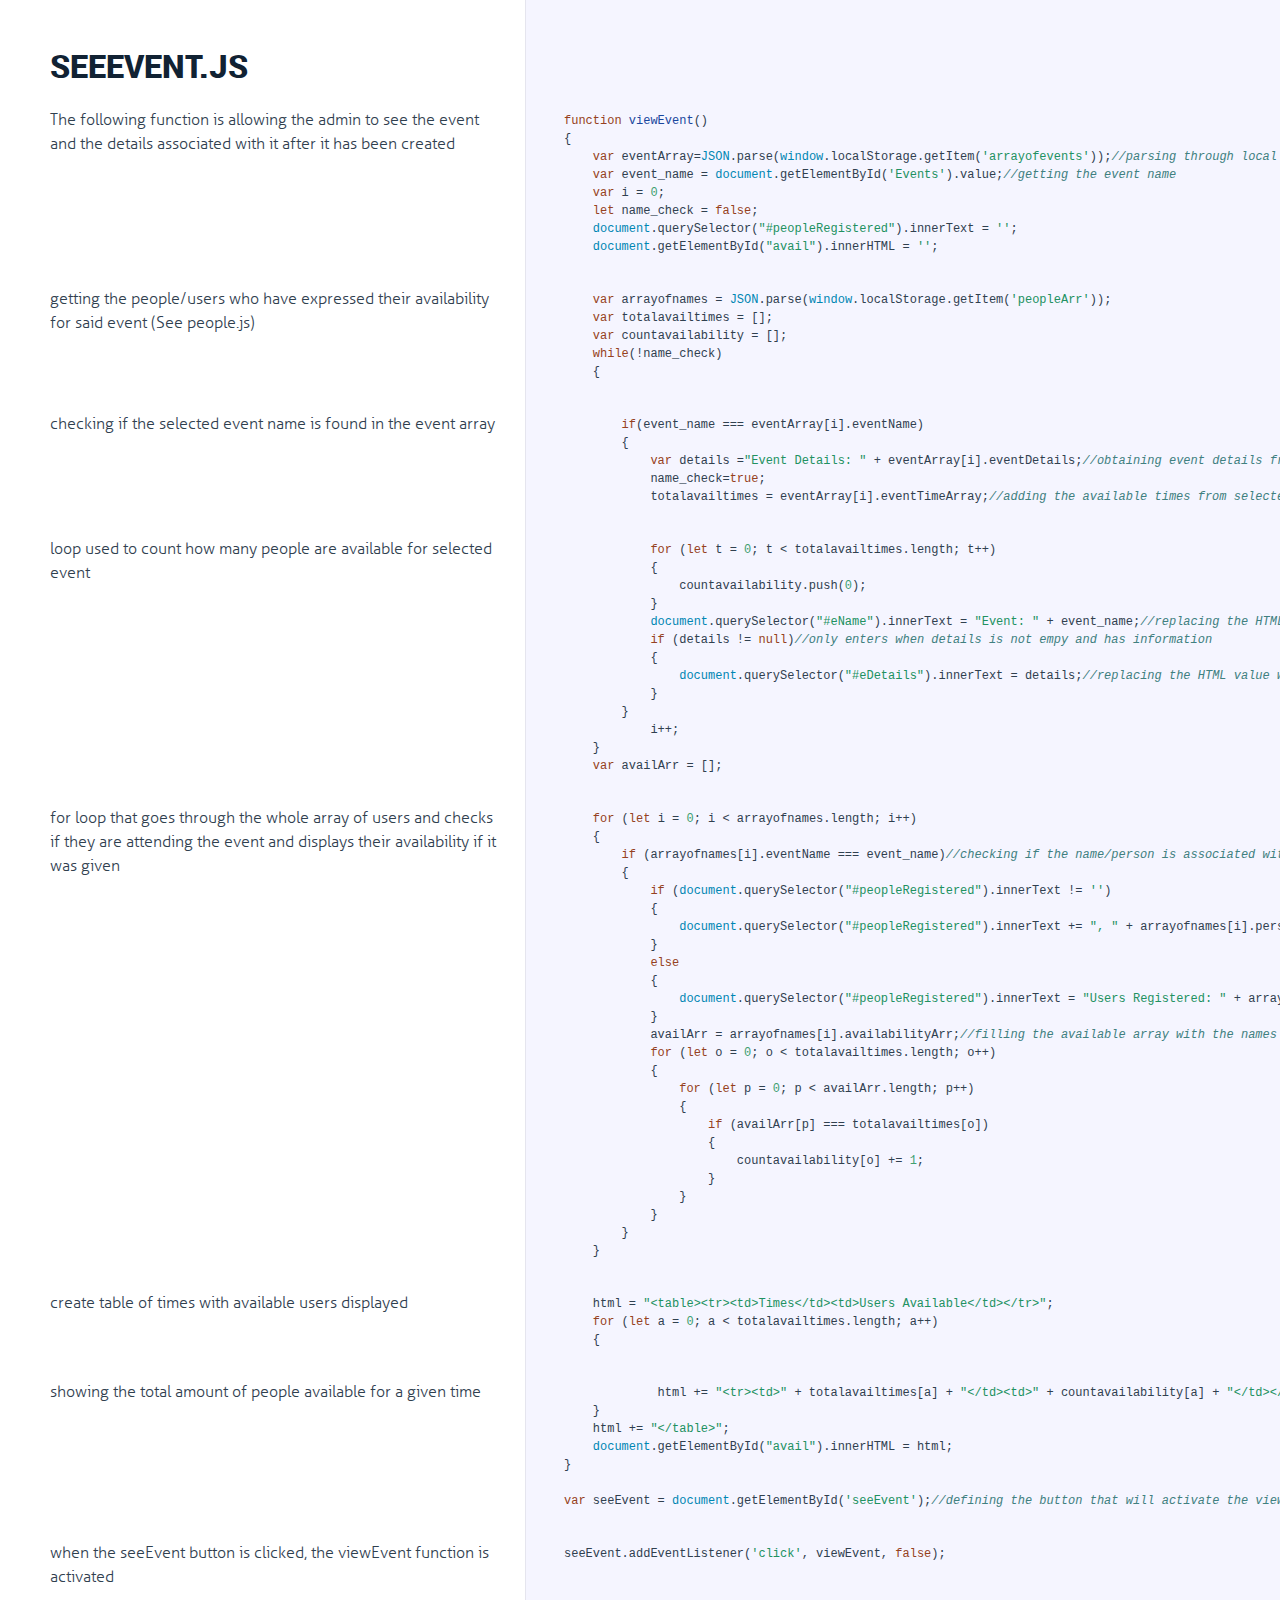
<file: CalendarProject/documentation/SeeEvent.html>
<!DOCTYPE html>

<html>
<head>
  <title>SeeEvent.js</title>
  <meta http-equiv="content-type" content="text/html; charset=UTF-8">
  <meta name="viewport" content="width=device-width, target-densitydpi=160dpi, initial-scale=1.0; maximum-scale=1.0; user-scalable=0;">
  <link rel="stylesheet" media="all" href="docco.css" />
</head>
<body>
  <div id="container">
    <div id="background"></div>
    
    <ul class="sections">
        
          <li id="title">
              <div class="annotation">
                  <h1>SeeEvent.js</h1>
              </div>
          </li>
        
        
        
        <li id="section-1">
            <div class="annotation">
              
              <div class="pilwrap ">
                <a class="pilcrow" href="#section-1">&#182;</a>
              </div>
              <p>The following function is allowing the admin to see the event and the details associated with
it after it has been created</p>

            </div>
            
            <div class="content"><div class='highlight'><pre><span class="hljs-function"><span class="hljs-keyword">function</span> <span class="hljs-title">viewEvent</span>(<span class="hljs-params"></span>)
</span>{
    <span class="hljs-keyword">var</span> eventArray=<span class="hljs-built_in">JSON</span>.parse(<span class="hljs-built_in">window</span>.localStorage.getItem(<span class="hljs-string">'arrayofevents'</span>));<span class="hljs-comment">//parsing through local storage to get the selected event</span>
    <span class="hljs-keyword">var</span> event_name = <span class="hljs-built_in">document</span>.getElementById(<span class="hljs-string">'Events'</span>).value;<span class="hljs-comment">//getting the event name</span>
    <span class="hljs-keyword">var</span> i = <span class="hljs-number">0</span>;
    <span class="hljs-keyword">let</span> name_check = <span class="hljs-literal">false</span>;
    <span class="hljs-built_in">document</span>.querySelector(<span class="hljs-string">"#peopleRegistered"</span>).innerText = <span class="hljs-string">''</span>;
    <span class="hljs-built_in">document</span>.getElementById(<span class="hljs-string">"avail"</span>).innerHTML = <span class="hljs-string">''</span>;</pre></div></div>
            
        </li>
        
        
        <li id="section-2">
            <div class="annotation">
              
              <div class="pilwrap ">
                <a class="pilcrow" href="#section-2">&#182;</a>
              </div>
              <p>getting the people/users who have expressed their availability for said event (See people.js)</p>

            </div>
            
            <div class="content"><div class='highlight'><pre>    <span class="hljs-keyword">var</span> arrayofnames = <span class="hljs-built_in">JSON</span>.parse(<span class="hljs-built_in">window</span>.localStorage.getItem(<span class="hljs-string">'peopleArr'</span>));
    <span class="hljs-keyword">var</span> totalavailtimes = [];
    <span class="hljs-keyword">var</span> countavailability = [];
    <span class="hljs-keyword">while</span>(!name_check)
    {</pre></div></div>
            
        </li>
        
        
        <li id="section-3">
            <div class="annotation">
              
              <div class="pilwrap ">
                <a class="pilcrow" href="#section-3">&#182;</a>
              </div>
              <p>checking if the selected event name is found in the event array</p>

            </div>
            
            <div class="content"><div class='highlight'><pre>	<span class="hljs-keyword">if</span>(event_name === eventArray[i].eventName)
	{
	    <span class="hljs-keyword">var</span> details =<span class="hljs-string">"Event Details: "</span> + eventArray[i].eventDetails;<span class="hljs-comment">//obtaining event details from selected event</span>
            name_check=<span class="hljs-literal">true</span>;
	    totalavailtimes = eventArray[i].eventTimeArray;<span class="hljs-comment">//adding the available times from selected event to array</span></pre></div></div>
            
        </li>
        
        
        <li id="section-4">
            <div class="annotation">
              
              <div class="pilwrap ">
                <a class="pilcrow" href="#section-4">&#182;</a>
              </div>
              <p>loop used to count how many people are available for selected event</p>

            </div>
            
            <div class="content"><div class='highlight'><pre>	    <span class="hljs-keyword">for</span> (<span class="hljs-keyword">let</span> t = <span class="hljs-number">0</span>; t &lt; totalavailtimes.length; t++)
	    {
		countavailability.push(<span class="hljs-number">0</span>);
	    }
	    <span class="hljs-built_in">document</span>.querySelector(<span class="hljs-string">"#eName"</span>).innerText = <span class="hljs-string">"Event: "</span> + event_name;<span class="hljs-comment">//replacing the HTML value with the javascript value</span>
	    <span class="hljs-keyword">if</span> (details != <span class="hljs-literal">null</span>)<span class="hljs-comment">//only enters when details is not empy and has information</span>
	    {
		<span class="hljs-built_in">document</span>.querySelector(<span class="hljs-string">"#eDetails"</span>).innerText = details;<span class="hljs-comment">//replacing the HTML value with the javascript value</span>
	    }
	}
            i++;
    }
    <span class="hljs-keyword">var</span> availArr = [];</pre></div></div>
            
        </li>
        
        
        <li id="section-5">
            <div class="annotation">
              
              <div class="pilwrap ">
                <a class="pilcrow" href="#section-5">&#182;</a>
              </div>
              <p>for loop that goes through the whole array of users and checks if they are attending the event and displays
their availability if it was given</p>

            </div>
            
            <div class="content"><div class='highlight'><pre>    <span class="hljs-keyword">for</span> (<span class="hljs-keyword">let</span> i = <span class="hljs-number">0</span>; i &lt; arrayofnames.length; i++)
    {
	<span class="hljs-keyword">if</span> (arrayofnames[i].eventName === event_name)<span class="hljs-comment">//checking if the name/person is associated with the selected event</span>
	{
	    <span class="hljs-keyword">if</span> (<span class="hljs-built_in">document</span>.querySelector(<span class="hljs-string">"#peopleRegistered"</span>).innerText != <span class="hljs-string">''</span>)
	    {
		<span class="hljs-built_in">document</span>.querySelector(<span class="hljs-string">"#peopleRegistered"</span>).innerText += <span class="hljs-string">", "</span> + arrayofnames[i].personName;<span class="hljs-comment">//replacing the HTML value with the javascript value</span>
	    }
	    <span class="hljs-keyword">else</span>
	    {
		<span class="hljs-built_in">document</span>.querySelector(<span class="hljs-string">"#peopleRegistered"</span>).innerText = <span class="hljs-string">"Users Registered: "</span> + arrayofnames[i].personName;<span class="hljs-comment">//replacing the HTML value with the javascript value</span>
	    }
	    availArr = arrayofnames[i].availabilityArr;<span class="hljs-comment">//filling the available array with the names of people who are available for said event</span>
	    <span class="hljs-keyword">for</span> (<span class="hljs-keyword">let</span> o = <span class="hljs-number">0</span>; o &lt; totalavailtimes.length; o++)
	    {
		<span class="hljs-keyword">for</span> (<span class="hljs-keyword">let</span> p = <span class="hljs-number">0</span>; p &lt; availArr.length; p++)
		{
		    <span class="hljs-keyword">if</span> (availArr[p] === totalavailtimes[o])
		    {
			countavailability[o] += <span class="hljs-number">1</span>;
		    }
		}
	    }
	}
    }</pre></div></div>
            
        </li>
        
        
        <li id="section-6">
            <div class="annotation">
              
              <div class="pilwrap ">
                <a class="pilcrow" href="#section-6">&#182;</a>
              </div>
              <p>create table of times with available users displayed</p>

            </div>
            
            <div class="content"><div class='highlight'><pre>    html = <span class="hljs-string">"&lt;table&gt;&lt;tr&gt;&lt;td&gt;Times&lt;/td&gt;&lt;td&gt;Users Available&lt;/td&gt;&lt;/tr&gt;"</span>;
    <span class="hljs-keyword">for</span> (<span class="hljs-keyword">let</span> a = <span class="hljs-number">0</span>; a &lt; totalavailtimes.length; a++)
    {</pre></div></div>
            
        </li>
        
        
        <li id="section-7">
            <div class="annotation">
              
              <div class="pilwrap ">
                <a class="pilcrow" href="#section-7">&#182;</a>
              </div>
              <p>showing the total amount of people available for a given time</p>

            </div>
            
            <div class="content"><div class='highlight'><pre>	     html += <span class="hljs-string">"&lt;tr&gt;&lt;td&gt;"</span> + totalavailtimes[a] + <span class="hljs-string">"&lt;/td&gt;&lt;td&gt;"</span> + countavailability[a] + <span class="hljs-string">"&lt;/td&gt;&lt;/tr&gt;"</span>;
    }
    html += <span class="hljs-string">"&lt;/table&gt;"</span>;
    <span class="hljs-built_in">document</span>.getElementById(<span class="hljs-string">"avail"</span>).innerHTML = html;
}

<span class="hljs-keyword">var</span> seeEvent = <span class="hljs-built_in">document</span>.getElementById(<span class="hljs-string">'seeEvent'</span>);<span class="hljs-comment">//defining the button that will activate the view event function</span></pre></div></div>
            
        </li>
        
        
        <li id="section-8">
            <div class="annotation">
              
              <div class="pilwrap ">
                <a class="pilcrow" href="#section-8">&#182;</a>
              </div>
              <p>when the seeEvent button is clicked, the viewEvent function is activated</p>

            </div>
            
            <div class="content"><div class='highlight'><pre>seeEvent.addEventListener(<span class="hljs-string">'click'</span>, viewEvent, <span class="hljs-literal">false</span>);</pre></div></div>
            
        </li>
        
    </ul>
  </div>
</body>
</html>
</file>
<file: CalendarProject/documentation/docco.css>
/*--------------------- Typography ----------------------------*/

@font-face {
    font-family: 'aller-light';
    src: url('public/fonts/aller-light.eot');
    src: url('public/fonts/aller-light.eot?#iefix') format('embedded-opentype'),
         url('public/fonts/aller-light.woff') format('woff'),
         url('public/fonts/aller-light.ttf') format('truetype');
    font-weight: normal;
    font-style: normal;
}

@font-face {
    font-family: 'aller-bold';
    src: url('public/fonts/aller-bold.eot');
    src: url('public/fonts/aller-bold.eot?#iefix') format('embedded-opentype'),
         url('public/fonts/aller-bold.woff') format('woff'),
         url('public/fonts/aller-bold.ttf') format('truetype');
    font-weight: normal;
    font-style: normal;
}

@font-face {
    font-family: 'roboto-black';
    src: url('public/fonts/roboto-black.eot');
    src: url('public/fonts/roboto-black.eot?#iefix') format('embedded-opentype'),
         url('public/fonts/roboto-black.woff') format('woff'),
         url('public/fonts/roboto-black.ttf') format('truetype');
    font-weight: normal;
    font-style: normal;
}

/*--------------------- Layout ----------------------------*/
html { height: 100%; }
body {
  font-family: "aller-light";
  font-size: 14px;
  line-height: 18px;
  color: #30404f;
  margin: 0; padding: 0;
  height:100%;
}
#container { min-height: 100%; }

a {
  color: #000;
}

b, strong {
  font-weight: normal;
  font-family: "aller-bold";
}

p {
  margin: 15px 0 0px;
}
  .annotation ul, .annotation ol {
    margin: 25px 0;
  }
    .annotation ul li, .annotation ol li {
      font-size: 14px;
      line-height: 18px;
      margin: 10px 0;
    }

h1, h2, h3, h4, h5, h6 {
  color: #112233;
  line-height: 1em;
  font-weight: normal;
  font-family: "roboto-black";
  text-transform: uppercase;
  margin: 30px 0 15px 0;
}

h1 {
  margin-top: 40px;
}
h2 {
  font-size: 1.26em;
}

hr {
  border: 0;
  background: 1px #ddd;
  height: 1px;
  margin: 20px 0;
}

pre, tt, code {
  font-size: 12px; line-height: 16px;
  font-family: Menlo, Monaco, Consolas, "Lucida Console", monospace;
  margin: 0; padding: 0;
}
  .annotation pre {
    display: block;
    margin: 0;
    padding: 7px 10px;
    background: #fcfcfc;
    -moz-box-shadow:    inset 0 0 10px rgba(0,0,0,0.1);
    -webkit-box-shadow: inset 0 0 10px rgba(0,0,0,0.1);
    box-shadow:         inset 0 0 10px rgba(0,0,0,0.1);
    overflow-x: auto;
  }
    .annotation pre code {
      border: 0;
      padding: 0;
      background: transparent;
    }


blockquote {
  border-left: 5px solid #ccc;
  margin: 0;
  padding: 1px 0 1px 1em;
}
  .sections blockquote p {
    font-family: Menlo, Consolas, Monaco, monospace;
    font-size: 12px; line-height: 16px;
    color: #999;
    margin: 10px 0 0;
    white-space: pre-wrap;
  }

ul.sections {
  list-style: none;
  padding:0 0 5px 0;;
  margin:0;
}

/*
  Force border-box so that % widths fit the parent
  container without overlap because of margin/padding.

  More Info : http://www.quirksmode.org/css/box.html
*/
ul.sections > li > div {
  -moz-box-sizing: border-box;    /* firefox */
  -ms-box-sizing: border-box;     /* ie */
  -webkit-box-sizing: border-box; /* webkit */
  -khtml-box-sizing: border-box;  /* konqueror */
  box-sizing: border-box;         /* css3 */
}


/*---------------------- Jump Page -----------------------------*/
#jump_to, #jump_page {
  margin: 0;
  background: white;
  -webkit-box-shadow: 0 0 25px #777; -moz-box-shadow: 0 0 25px #777;
  -webkit-border-bottom-left-radius: 5px; -moz-border-radius-bottomleft: 5px;
  font: 16px Arial;
  cursor: pointer;
  text-align: right;
  list-style: none;
}

#jump_to a {
  text-decoration: none;
}

#jump_to a.large {
  display: none;
}
#jump_to a.small {
  font-size: 22px;
  font-weight: bold;
  color: #676767;
}

#jump_to, #jump_wrapper {
  position: fixed;
  right: 0; top: 0;
  padding: 10px 15px;
  margin:0;
}

#jump_wrapper {
  display: none;
  padding:0;
}

#jump_to:hover #jump_wrapper {
  display: block;
}

#jump_page_wrapper{
  position: fixed;
  right: 0;
  top: 0;
  bottom: 0;
}

#jump_page {
  padding: 5px 0 3px;
  margin: 0 0 25px 25px;
  max-height: 100%;
  overflow: auto;
}

#jump_page .source {
  display: block;
  padding: 15px;
  text-decoration: none;
  border-top: 1px solid #eee;
}

#jump_page .source:hover {
  background: #f5f5ff;
}

#jump_page .source:first-child {
}

/*---------------------- Low resolutions (> 320px) ---------------------*/
@media only screen and (min-width: 320px) {
  .pilwrap { display: none; }

  ul.sections > li > div {
    display: block;
    padding:5px 10px 0 10px;
  }

  ul.sections > li > div.annotation ul, ul.sections > li > div.annotation ol {
    padding-left: 30px;
  }

  ul.sections > li > div.content {
    overflow-x:auto;
    -webkit-box-shadow: inset 0 0 5px #e5e5ee;
    box-shadow: inset 0 0 5px #e5e5ee;
    border: 1px solid #dedede;
    margin:5px 10px 5px 10px;
    padding-bottom: 5px;
  }

  ul.sections > li > div.annotation pre {
    margin: 7px 0 7px;
    padding-left: 15px;
  }

  ul.sections > li > div.annotation p tt, .annotation code {
    background: #f8f8ff;
    border: 1px solid #dedede;
    font-size: 12px;
    padding: 0 0.2em;
  }
}

/*----------------------  (> 481px) ---------------------*/
@media only screen and (min-width: 481px) {
  #container {
    position: relative;
  }
  body {
    background-color: #F5F5FF;
    font-size: 15px;
    line-height: 21px;
  }
  pre, tt, code {
    line-height: 18px;
  }
  p, ul, ol {
    margin: 0 0 15px;
  }


  #jump_to {
    padding: 5px 10px;
  }
  #jump_wrapper {
    padding: 0;
  }
  #jump_to, #jump_page {
    font: 10px Arial;
    text-transform: uppercase;
  }
  #jump_page .source {
    padding: 5px 10px;
  }
  #jump_to a.large {
    display: inline-block;
  }
  #jump_to a.small {
    display: none;
  }



  #background {
    position: absolute;
    top: 0; bottom: 0;
    width: 350px;
    background: #fff;
    border-right: 1px solid #e5e5ee;
    z-index: -1;
  }

  ul.sections > li > div.annotation ul, ul.sections > li > div.annotation ol {
    padding-left: 40px;
  }

  ul.sections > li {
    white-space: nowrap;
  }

  ul.sections > li > div {
    display: inline-block;
  }

  ul.sections > li > div.annotation {
    max-width: 350px;
    min-width: 350px;
    min-height: 5px;
    padding: 13px;
    overflow-x: hidden;
    white-space: normal;
    vertical-align: top;
    text-align: left;
  }
  ul.sections > li > div.annotation pre {
    margin: 15px 0 15px;
    padding-left: 15px;
  }

  ul.sections > li > div.content {
    padding: 13px;
    vertical-align: top;
    border: none;
    -webkit-box-shadow: none;
    box-shadow: none;
  }

  .pilwrap {
    position: relative;
    display: inline;
  }

  .pilcrow {
    font: 12px Arial;
    text-decoration: none;
    color: #454545;
    position: absolute;
    top: 3px; left: -20px;
    padding: 1px 2px;
    opacity: 0;
    -webkit-transition: opacity 0.2s linear;
  }
    .for-h1 .pilcrow {
      top: 47px;
    }
    .for-h2 .pilcrow, .for-h3 .pilcrow, .for-h4 .pilcrow {
      top: 35px;
    }

  ul.sections > li > div.annotation:hover .pilcrow {
    opacity: 1;
  }
}

/*---------------------- (> 1025px) ---------------------*/
@media only screen and (min-width: 1025px) {

  body {
    font-size: 16px;
    line-height: 24px;
  }

  #background {
    width: 525px;
  }
  ul.sections > li > div.annotation {
    max-width: 525px;
    min-width: 525px;
    padding: 10px 25px 1px 50px;
  }
  ul.sections > li > div.content {
    padding: 9px 15px 16px 25px;
  }
}

/*---------------------- Syntax Highlighting -----------------------------*/

td.linenos { background-color: #f0f0f0; padding-right: 10px; }
span.lineno { background-color: #f0f0f0; padding: 0 5px 0 5px; }
/*

github.com style (c) Vasily Polovnyov <vast@whiteants.net>

*/

pre code {
  display: block; padding: 0.5em;
  color: #000;
  background: #f8f8ff
}

pre .hljs-comment,
pre .hljs-template_comment,
pre .hljs-diff .hljs-header,
pre .hljs-javadoc {
  color: #408080;
  font-style: italic
}

pre .hljs-keyword,
pre .hljs-assignment,
pre .hljs-literal,
pre .hljs-css .hljs-rule .hljs-keyword,
pre .hljs-winutils,
pre .hljs-javascript .hljs-title,
pre .hljs-lisp .hljs-title,
pre .hljs-subst {
  color: #954121;
  /*font-weight: bold*/
}

pre .hljs-number,
pre .hljs-hexcolor {
  color: #40a070
}

pre .hljs-string,
pre .hljs-tag .hljs-value,
pre .hljs-phpdoc,
pre .hljs-tex .hljs-formula {
  color: #219161;
}

pre .hljs-title,
pre .hljs-id {
  color: #19469D;
}
pre .hljs-params {
  color: #00F;
}

pre .hljs-javascript .hljs-title,
pre .hljs-lisp .hljs-title,
pre .hljs-subst {
  font-weight: normal
}

pre .hljs-class .hljs-title,
pre .hljs-haskell .hljs-label,
pre .hljs-tex .hljs-command {
  color: #458;
  font-weight: bold
}

pre .hljs-tag,
pre .hljs-tag .hljs-title,
pre .hljs-rules .hljs-property,
pre .hljs-django .hljs-tag .hljs-keyword {
  color: #000080;
  font-weight: normal
}

pre .hljs-attribute,
pre .hljs-variable,
pre .hljs-instancevar,
pre .hljs-lisp .hljs-body {
  color: #008080
}

pre .hljs-regexp {
  color: #B68
}

pre .hljs-class {
  color: #458;
  font-weight: bold
}

pre .hljs-symbol,
pre .hljs-ruby .hljs-symbol .hljs-string,
pre .hljs-ruby .hljs-symbol .hljs-keyword,
pre .hljs-ruby .hljs-symbol .hljs-keymethods,
pre .hljs-lisp .hljs-keyword,
pre .hljs-tex .hljs-special,
pre .hljs-input_number {
  color: #990073
}

pre .hljs-builtin,
pre .hljs-constructor,
pre .hljs-built_in,
pre .hljs-lisp .hljs-title {
  color: #0086b3
}

pre .hljs-preprocessor,
pre .hljs-pi,
pre .hljs-doctype,
pre .hljs-shebang,
pre .hljs-cdata {
  color: #999;
  font-weight: bold
}

pre .hljs-deletion {
  background: #fdd
}

pre .hljs-addition {
  background: #dfd
}

pre .hljs-diff .hljs-change {
  background: #0086b3
}

pre .hljs-chunk {
  color: #aaa
}

pre .hljs-tex .hljs-formula {
  opacity: 0.5;
}
</file>
<file: assets/css/main.css>
@import url(fontawesome-all.min.css);
@import url("https://fonts.googleapis.com/css?family=Merriweather:300,700,300italic,700italic|Source+Sans+Pro:900");

/*
	Massively by HTML5 UP
	html5up.net | @ajlkn
	Free for personal and commercial use under the CCA 3.0 license (html5up.net/license)
*/

html, body, div, span, applet, object,
iframe, h1, h2, h3, h4, h5, h6, p, blockquote,
pre, a, abbr, acronym, address, big, cite,
code, del, dfn, em, img, ins, kbd, q, s, samp,
small, strike, strong, sub, sup, tt, var, b,
u, i, center, dl, dt, dd, ol, ul, li, fieldset,
form, label, legend, table, caption, tbody,
tfoot, thead, tr, th, td, article, aside,
canvas, details, embed, figure, figcaption,
footer, header, hgroup, menu, nav, output, ruby,
section, summary, time, mark, audio, video {
	margin: 0;
	padding: 0;
	border: 0;
	font-size: 100%;
	font: inherit;
	vertical-align: baseline;}

article, aside, details, figcaption, figure,
footer, header, hgroup, menu, nav, section {
	display: block;}

body {
	line-height: 1;
}

ol, ul {
	list-style: none;
}

blockquote, q {
	quotes: none;
}

	blockquote:before, blockquote:after, q:before, q:after {
		content: '';
		content: none;
	}

table {
	border-collapse: collapse;
	border-spacing: 0;
}

body {
	-webkit-text-size-adjust: none;
}

mark {
	background-color: transparent;
	color: inherit;
}

input::-moz-focus-inner {
	border: 0;
	padding: 0;
}

input, select, textarea {
	-moz-appearance: none;
	-webkit-appearance: none;
	-ms-appearance: none;
	appearance: none;
}

/* Basic */

	@-ms-viewport {
		width: device-width;
	}

	body {
		-ms-overflow-style: scrollbar;
	}

	@media screen and (max-width: 480px) {

		html, body {
			min-width: 320px;
		}

	}

	html {
		box-sizing: border-box;
	}

	*, *:before, *:after {
		box-sizing: inherit;
	}

	body {
		background-color: #1e252d;
	}

		body.is-preload *, body.is-preload *:before, body.is-preload *:after {
			-moz-animation: none !important;
			-webkit-animation: none !important;
			-ms-animation: none !important;
			animation: none !important;
			-moz-transition: none !important;
			-webkit-transition: none !important;
			-ms-transition: none !important;
			transition: none !important;
		}

/* Type */

	html {
		font-size: 16pt;
	}

		@media screen and (max-width: 1680px) {

			html {
				font-size: 12pt;
			}

		}

		@media screen and (max-width: 1280px) {

			html {
				font-size: 11pt;
			}

		}

		@media screen and (max-width: 360px) {

			html {
				font-size: 10pt;
			}

		}

	body {
		color: #212931;
	}

	body, input, select, textarea {
		font-family: "Merriweather", Georgia, serif;
		font-weight: 300;
		font-size: 1rem;
		line-height: 2.375;
	}

	a {
		-moz-transition: color 0.2s ease-in-out, background-color 0.2s ease-in-out, border-color 0.2s ease-in-out, box-shadow 0.2s ease-in-out;
		-webkit-transition: color 0.2s ease-in-out, background-color 0.2s ease-in-out, border-color 0.2s ease-in-out, box-shadow 0.2s ease-in-out;
		-ms-transition: color 0.2s ease-in-out, background-color 0.2s ease-in-out, border-color 0.2s ease-in-out, box-shadow 0.2s ease-in-out;
		transition: color 0.2s ease-in-out, background-color 0.2s ease-in-out, border-color 0.2s ease-in-out, box-shadow 0.2s ease-in-out;
		border-bottom: dotted 1px;
		text-decoration: none;
	}

		a:hover {
			border-bottom-color: transparent;
		}

	strong, b {
		font-weight: 600;
	}

	em, i {
		font-style: italic;
	}

	p {
		text-align: justify;
		margin: 0 0 2rem 0;
	}

	h1, h2, h3, h4, h5, h6 {
		font-family: "Source Sans Pro", Helvetica, sans-serif;
		font-weight: 900;
		line-height: 1.5;
		letter-spacing: 0.075em;
		text-transform: uppercase;
		margin: 0 0 1rem 0;
	}

		h1 a, h2 a, h3 a, h4 a, h5 a, h6 a {
			border-bottom: 0;
			color: inherit;
			text-decoration: none;
		}

	h1 {
		font-size: 4rem;
		line-height: 1.1;
		margin: 0 0 2rem 0;
	}

	h2 {
		font-size: 1.75rem;
		line-height: 1.3;
		margin: 0 0 1.5rem 0;
	}

	h3 {
		font-size: 1.25rem;
		margin: 0 0 1.5rem 0;
	}

	h4 {
		font-size: 1rem;
	}

	h5 {
		font-size: 0.9rem;
	}

	h6 {
		font-size: 0.8rem;
	}

	sub {
		font-size: 0.8rem;
		position: relative;
		top: 0.5rem;
	}

	sup {
		font-size: 0.8rem;
		position: relative;
		top: -0.5rem;
	}

	blockquote {
		border-left: solid 4px;
		font-style: italic;
		margin: 0 0 2rem 0;
		padding: 0.5rem 0 0.5rem 2rem;
	}

	code {
		border: solid 2px;
		font-family: "Courier New", monospace;
		font-size: 0.9rem;
		margin: 0 0.25rem;
		padding: 0.25rem 0.65rem;
	}

	pre {
		-webkit-overflow-scrolling: touch;
		font-family: "Courier New", monospace;
		font-size: 0.9rem;
		margin: 0 0 2rem 0;
	}

		pre code {
			display: block;
			line-height: 1.75;
			padding: 1rem 1.5rem;
			overflow-x: auto;
		}

	hr {
		border: 0;
		border-bottom: solid 2px;
		margin: 3rem 0;
	}

		hr.major {
			margin: 5rem 0;
		}

	.align-left {
		text-align: left;
	}

	.align-center {
		text-align: center;
	}

	.align-right {
		text-align: right;
	}

	input, select, textarea {
		color: #212931;
	}

	a {
		color: #212931;
		border-bottom-color: rgba(33, 41, 49, 0.5);
	}

		a:hover {
			border-bottom-color: transparent;
			color: #18bfef !important;
		}

	strong, b {
		color: #212931;
	}

	h1, h2, h3, h4, h5, h6 {
		color: #212931;
	}

	blockquote {
		border-left-color: #eeeeee;
	}

	code {
		background: rgba(220, 220, 220, 0.25);
		border-color: #eeeeee;
	}

	hr {
		border-bottom-color: #eeeeee;
	}

/* Row */

	.row {
		display: flex;
		flex-wrap: wrap;
		box-sizing: border-box;
		align-items: stretch;
	}

		.row > * {
			box-sizing: border-box;
		}

		.row.gtr-uniform > * > :last-child {
			margin-bottom: 0;
		}

		.row.aln-left {
			justify-content: flex-start;
		}

		.row.aln-center {
			justify-content: center;
		}

		.row.aln-right {
			justify-content: flex-end;
		}

		.row.aln-top {
			align-items: flex-start;
		}

		.row.aln-middle {
			align-items: center;
		}

		.row.aln-bottom {
			align-items: flex-end;
		}

		.row > .imp {
			order: -1;
		}

		.row > .col-1 {
			width: 8.33333%;
		}

		.row > .off-1 {
			margin-left: 8.33333%;
		}

		.row > .col-2 {
			width: 16.66667%;
		}

		.row > .off-2 {
			margin-left: 16.66667%;
		}

		.row > .col-3 {
			width: 25%;
		}

		.row > .off-3 {
			margin-left: 25%;
		}

		.row > .col-4 {
			width: 33.33333%;
		}

		.row > .off-4 {
			margin-left: 33.33333%;
		}

		.row > .col-5 {
			width: 41.66667%;
		}

		.row > .off-5 {
			margin-left: 41.66667%;
		}

		.row > .col-6 {
			width: 50%;
		}

		.row > .off-6 {
			margin-left: 50%;
		}

		.row > .col-7 {
			width: 58.33333%;
		}

		.row > .off-7 {
			margin-left: 58.33333%;
		}

		.row > .col-8 {
			width: 66.66667%;
		}

		.row > .off-8 {
			margin-left: 66.66667%;
		}

		.row > .col-9 {
			width: 75%;
		}

		.row > .off-9 {
			margin-left: 75%;
		}

		.row > .col-10 {
			width: 83.33333%;
		}

		.row > .off-10 {
			margin-left: 83.33333%;
		}

		.row > .col-11 {
			width: 91.66667%;
		}

		.row > .off-11 {
			margin-left: 91.66667%;
		}

		.row > .col-12 {
			width: 100%;
		}

		.row > .off-12 {
			margin-left: 100%;
		}

		.row.gtr-0 {
			margin-top: 0;
			margin-left: 0rem;
		}

			.row.gtr-0 > * {
				padding: 0 0 0 0rem;
			}

			.row.gtr-0.gtr-uniform {
				margin-top: 0rem;
			}

				.row.gtr-0.gtr-uniform > * {
					padding-top: 0rem;
				}

		.row.gtr-25 {
			margin-top: 0;
			margin-left: -0.375rem;
		}

			.row.gtr-25 > * {
				padding: 0 0 0 0.375rem;
			}

			.row.gtr-25.gtr-uniform {
				margin-top: -0.375rem;
			}

				.row.gtr-25.gtr-uniform > * {
					padding-top: 0.375rem;
				}

		.row.gtr-50 {
			margin-top: 0;
			margin-left: -0.75rem;
		}

			.row.gtr-50 > * {
				padding: 0 0 0 0.75rem;
			}

			.row.gtr-50.gtr-uniform {
				margin-top: -0.75rem;
			}

				.row.gtr-50.gtr-uniform > * {
					padding-top: 0.75rem;
				}

		.row {
			margin-top: 0;
			margin-left: -1.5rem;
		}

			.row > * {
				padding: 0 0 0 1.5rem;
			}

			.row.gtr-uniform {
				margin-top: -1.5rem;
			}

				.row.gtr-uniform > * {
					padding-top: 1.5rem;
				}

		.row.gtr-150 {
			margin-top: 0;
			margin-left: -2.25rem;
		}

			.row.gtr-150 > * {
				padding: 0 0 0 2.25rem;
			}

			.row.gtr-150.gtr-uniform {
				margin-top: -2.25rem;
			}

				.row.gtr-150.gtr-uniform > * {
					padding-top: 2.25rem;
				}

		.row.gtr-200 {
			margin-top: 0;
			margin-left: -3rem;
		}

			.row.gtr-200 > * {
				padding: 0 0 0 3rem;
			}

			.row.gtr-200.gtr-uniform {
				margin-top: -3rem;
			}

				.row.gtr-200.gtr-uniform > * {
					padding-top: 3rem;
				}

		@media screen and (max-width: 1680px) {

			.row {
				display: flex;
				flex-wrap: wrap;
				box-sizing: border-box;
				align-items: stretch;
			}

				.row > * {
					box-sizing: border-box;
				}

				.row.gtr-uniform > * > :last-child {
					margin-bottom: 0;
				}

				.row.aln-left {
					justify-content: flex-start;
				}

				.row.aln-center {
					justify-content: center;
				}

				.row.aln-right {
					justify-content: flex-end;
				}

				.row.aln-top {
					align-items: flex-start;
				}

				.row.aln-middle {
					align-items: center;
				}

				.row.aln-bottom {
					align-items: flex-end;
				}

				.row > .imp-xlarge {
					order: -1;
				}

				.row > .col-1-xlarge {
					width: 8.33333%;
				}

				.row > .off-1-xlarge {
					margin-left: 8.33333%;
				}

				.row > .col-2-xlarge {
					width: 16.66667%;
				}

				.row > .off-2-xlarge {
					margin-left: 16.66667%;
				}

				.row > .col-3-xlarge {
					width: 25%;
				}

				.row > .off-3-xlarge {
					margin-left: 25%;
				}

				.row > .col-4-xlarge {
					width: 33.33333%;
				}

				.row > .off-4-xlarge {
					margin-left: 33.33333%;
				}

				.row > .col-5-xlarge {
					width: 41.66667%;
				}

				.row > .off-5-xlarge {
					margin-left: 41.66667%;
				}

				.row > .col-6-xlarge {
					width: 50%;
				}

				.row > .off-6-xlarge {
					margin-left: 50%;
				}

				.row > .col-7-xlarge {
					width: 58.33333%;
				}

				.row > .off-7-xlarge {
					margin-left: 58.33333%;
				}

				.row > .col-8-xlarge {
					width: 66.66667%;
				}

				.row > .off-8-xlarge {
					margin-left: 66.66667%;
				}

				.row > .col-9-xlarge {
					width: 75%;
				}

				.row > .off-9-xlarge {
					margin-left: 75%;
				}

				.row > .col-10-xlarge {
					width: 83.33333%;
				}

				.row > .off-10-xlarge {
					margin-left: 83.33333%;
				}

				.row > .col-11-xlarge {
					width: 91.66667%;
				}

				.row > .off-11-xlarge {
					margin-left: 91.66667%;
				}

				.row > .col-12-xlarge {
					width: 100%;
				}

				.row > .off-12-xlarge {
					margin-left: 100%;
				}

				.row.gtr-0 {
					margin-top: 0;
					margin-left: 0rem;
				}

					.row.gtr-0 > * {
						padding: 0 0 0 0rem;
					}

					.row.gtr-0.gtr-uniform {
						margin-top: 0rem;
					}

						.row.gtr-0.gtr-uniform > * {
							padding-top: 0rem;
						}

				.row.gtr-25 {
					margin-top: 0;
					margin-left: -0.375rem;
				}

					.row.gtr-25 > * {
						padding: 0 0 0 0.375rem;
					}

					.row.gtr-25.gtr-uniform {
						margin-top: -0.375rem;
					}

						.row.gtr-25.gtr-uniform > * {
							padding-top: 0.375rem;
						}

				.row.gtr-50 {
					margin-top: 0;
					margin-left: -0.75rem;
				}

					.row.gtr-50 > * {
						padding: 0 0 0 0.75rem;
					}

					.row.gtr-50.gtr-uniform {
						margin-top: -0.75rem;
					}

						.row.gtr-50.gtr-uniform > * {
							padding-top: 0.75rem;
						}

				.row {
					margin-top: 0;
					margin-left: -1.5rem;
				}

					.row > * {
						padding: 0 0 0 1.5rem;
					}

					.row.gtr-uniform {
						margin-top: -1.5rem;
					}

						.row.gtr-uniform > * {
							padding-top: 1.5rem;
						}

				.row.gtr-150 {
					margin-top: 0;
					margin-left: -2.25rem;
				}

					.row.gtr-150 > * {
						padding: 0 0 0 2.25rem;
					}

					.row.gtr-150.gtr-uniform {
						margin-top: -2.25rem;
					}

						.row.gtr-150.gtr-uniform > * {
							padding-top: 2.25rem;
						}

				.row.gtr-200 {
					margin-top: 0;
					margin-left: -3rem;
				}

					.row.gtr-200 > * {
						padding: 0 0 0 3rem;
					}

					.row.gtr-200.gtr-uniform {
						margin-top: -3rem;
					}

						.row.gtr-200.gtr-uniform > * {
							padding-top: 3rem;
						}

		}

		@media screen and (max-width: 1280px) {

			.row {
				display: flex;
				flex-wrap: wrap;
				box-sizing: border-box;
				align-items: stretch;
			}

				.row > * {
					box-sizing: border-box;
				}

				.row.gtr-uniform > * > :last-child {
					margin-bottom: 0;
				}

				.row.aln-left {
					justify-content: flex-start;
				}

				.row.aln-center {
					justify-content: center;
				}

				.row.aln-right {
					justify-content: flex-end;
				}

				.row.aln-top {
					align-items: flex-start;
				}

				.row.aln-middle {
					align-items: center;
				}

				.row.aln-bottom {
					align-items: flex-end;
				}

				.row > .imp-large {
					order: -1;
				}

				.row > .col-1-large {
					width: 8.33333%;
				}

				.row > .off-1-large {
					margin-left: 8.33333%;
				}

				.row > .col-2-large {
					width: 16.66667%;
				}

				.row > .off-2-large {
					margin-left: 16.66667%;
				}

				.row > .col-3-large {
					width: 25%;
				}

				.row > .off-3-large {
					margin-left: 25%;
				}

				.row > .col-4-large {
					width: 33.33333%;
				}

				.row > .off-4-large {
					margin-left: 33.33333%;
				}

				.row > .col-5-large {
					width: 41.66667%;
				}

				.row > .off-5-large {
					margin-left: 41.66667%;
				}

				.row > .col-6-large {
					width: 50%;
				}

				.row > .off-6-large {
					margin-left: 50%;
				}

				.row > .col-7-large {
					width: 58.33333%;
				}

				.row > .off-7-large {
					margin-left: 58.33333%;
				}

				.row > .col-8-large {
					width: 66.66667%;
				}

				.row > .off-8-large {
					margin-left: 66.66667%;
				}

				.row > .col-9-large {
					width: 75%;
				}

				.row > .off-9-large {
					margin-left: 75%;
				}

				.row > .col-10-large {
					width: 83.33333%;
				}

				.row > .off-10-large {
					margin-left: 83.33333%;
				}

				.row > .col-11-large {
					width: 91.66667%;
				}

				.row > .off-11-large {
					margin-left: 91.66667%;
				}

				.row > .col-12-large {
					width: 100%;
				}

				.row > .off-12-large {
					margin-left: 100%;
				}

				.row.gtr-0 {
					margin-top: 0;
					margin-left: 0rem;
				}

					.row.gtr-0 > * {
						padding: 0 0 0 0rem;
					}

					.row.gtr-0.gtr-uniform {
						margin-top: 0rem;
					}

						.row.gtr-0.gtr-uniform > * {
							padding-top: 0rem;
						}

				.row.gtr-25 {
					margin-top: 0;
					margin-left: -0.375rem;
				}

					.row.gtr-25 > * {
						padding: 0 0 0 0.375rem;
					}

					.row.gtr-25.gtr-uniform {
						margin-top: -0.375rem;
					}

						.row.gtr-25.gtr-uniform > * {
							padding-top: 0.375rem;
						}

				.row.gtr-50 {
					margin-top: 0;
					margin-left: -0.75rem;
				}

					.row.gtr-50 > * {
						padding: 0 0 0 0.75rem;
					}

					.row.gtr-50.gtr-uniform {
						margin-top: -0.75rem;
					}

						.row.gtr-50.gtr-uniform > * {
							padding-top: 0.75rem;
						}

				.row {
					margin-top: 0;
					margin-left: -1.5rem;
				}

					.row > * {
						padding: 0 0 0 1.5rem;
					}

					.row.gtr-uniform {
						margin-top: -1.5rem;
					}

						.row.gtr-uniform > * {
							padding-top: 1.5rem;
						}

				.row.gtr-150 {
					margin-top: 0;
					margin-left: -2.25rem;
				}

					.row.gtr-150 > * {
						padding: 0 0 0 2.25rem;
					}

					.row.gtr-150.gtr-uniform {
						margin-top: -2.25rem;
					}

						.row.gtr-150.gtr-uniform > * {
							padding-top: 2.25rem;
						}

				.row.gtr-200 {
					margin-top: 0;
					margin-left: -3rem;
				}

					.row.gtr-200 > * {
						padding: 0 0 0 3rem;
					}

					.row.gtr-200.gtr-uniform {
						margin-top: -3rem;
					}

						.row.gtr-200.gtr-uniform > * {
							padding-top: 3rem;
						}

		}

		@media screen and (max-width: 980px) {

			.row {
				display: flex;
				flex-wrap: wrap;
				box-sizing: border-box;
				align-items: stretch;
			}

				.row > * {
					box-sizing: border-box;
				}

				.row.gtr-uniform > * > :last-child {
					margin-bottom: 0;
				}

				.row.aln-left {
					justify-content: flex-start;
				}

				.row.aln-center {
					justify-content: center;
				}

				.row.aln-right {
					justify-content: flex-end;
				}

				.row.aln-top {
					align-items: flex-start;
				}

				.row.aln-middle {
					align-items: center;
				}

				.row.aln-bottom {
					align-items: flex-end;
				}

				.row > .imp-medium {
					order: -1;
				}

				.row > .col-1-medium {
					width: 8.33333%;
				}

				.row > .off-1-medium {
					margin-left: 8.33333%;
				}

				.row > .col-2-medium {
					width: 16.66667%;
				}

				.row > .off-2-medium {
					margin-left: 16.66667%;
				}

				.row > .col-3-medium {
					width: 25%;
				}

				.row > .off-3-medium {
					margin-left: 25%;
				}

				.row > .col-4-medium {
					width: 33.33333%;
				}

				.row > .off-4-medium {
					margin-left: 33.33333%;
				}

				.row > .col-5-medium {
					width: 41.66667%;
				}

				.row > .off-5-medium {
					margin-left: 41.66667%;
				}

				.row > .col-6-medium {
					width: 50%;
				}

				.row > .off-6-medium {
					margin-left: 50%;
				}

				.row > .col-7-medium {
					width: 58.33333%;
				}

				.row > .off-7-medium {
					margin-left: 58.33333%;
				}

				.row > .col-8-medium {
					width: 66.66667%;
				}

				.row > .off-8-medium {
					margin-left: 66.66667%;
				}

				.row > .col-9-medium {
					width: 75%;
				}

				.row > .off-9-medium {
					margin-left: 75%;
				}

				.row > .col-10-medium {
					width: 83.33333%;
				}

				.row > .off-10-medium {
					margin-left: 83.33333%;
				}

				.row > .col-11-medium {
					width: 91.66667%;
				}

				.row > .off-11-medium {
					margin-left: 91.66667%;
				}

				.row > .col-12-medium {
					width: 100%;
				}

				.row > .off-12-medium {
					margin-left: 100%;
				}

				.row.gtr-0 {
					margin-top: 0;
					margin-left: 0rem;
				}

					.row.gtr-0 > * {
						padding: 0 0 0 0rem;
					}

					.row.gtr-0.gtr-uniform {
						margin-top: 0rem;
					}

						.row.gtr-0.gtr-uniform > * {
							padding-top: 0rem;
						}

				.row.gtr-25 {
					margin-top: 0;
					margin-left: -0.375rem;
				}

					.row.gtr-25 > * {
						padding: 0 0 0 0.375rem;
					}

					.row.gtr-25.gtr-uniform {
						margin-top: -0.375rem;
					}

						.row.gtr-25.gtr-uniform > * {
							padding-top: 0.375rem;
						}

				.row.gtr-50 {
					margin-top: 0;
					margin-left: -0.75rem;
				}

					.row.gtr-50 > * {
						padding: 0 0 0 0.75rem;
					}

					.row.gtr-50.gtr-uniform {
						margin-top: -0.75rem;
					}

						.row.gtr-50.gtr-uniform > * {
							padding-top: 0.75rem;
						}

				.row {
					margin-top: 0;
					margin-left: -1.5rem;
				}

					.row > * {
						padding: 0 0 0 1.5rem;
					}

					.row.gtr-uniform {
						margin-top: -1.5rem;
					}

						.row.gtr-uniform > * {
							padding-top: 1.5rem;
						}

				.row.gtr-150 {
					margin-top: 0;
					margin-left: -2.25rem;
				}

					.row.gtr-150 > * {
						padding: 0 0 0 2.25rem;
					}

					.row.gtr-150.gtr-uniform {
						margin-top: -2.25rem;
					}

						.row.gtr-150.gtr-uniform > * {
							padding-top: 2.25rem;
						}

				.row.gtr-200 {
					margin-top: 0;
					margin-left: -3rem;
				}

					.row.gtr-200 > * {
						padding: 0 0 0 3rem;
					}

					.row.gtr-200.gtr-uniform {
						margin-top: -3rem;
					}

						.row.gtr-200.gtr-uniform > * {
							padding-top: 3rem;
						}

		}

		@media screen and (max-width: 736px) {

			.row {
				display: flex;
				flex-wrap: wrap;
				box-sizing: border-box;
				align-items: stretch;
			}

				.row > * {
					box-sizing: border-box;
				}

				.row.gtr-uniform > * > :last-child {
					margin-bottom: 0;
				}

				.row.aln-left {
					justify-content: flex-start;
				}

				.row.aln-center {
					justify-content: center;
				}

				.row.aln-right {
					justify-content: flex-end;
				}

				.row.aln-top {
					align-items: flex-start;
				}

				.row.aln-middle {
					align-items: center;
				}

				.row.aln-bottom {
					align-items: flex-end;
				}

				.row > .imp-small {
					order: -1;
				}

				.row > .col-1-small {
					width: 8.33333%;
				}

				.row > .off-1-small {
					margin-left: 8.33333%;
				}

				.row > .col-2-small {
					width: 16.66667%;
				}

				.row > .off-2-small {
					margin-left: 16.66667%;
				}

				.row > .col-3-small {
					width: 25%;
				}

				.row > .off-3-small {
					margin-left: 25%;
				}

				.row > .col-4-small {
					width: 33.33333%;
				}

				.row > .off-4-small {
					margin-left: 33.33333%;
				}

				.row > .col-5-small {
					width: 41.66667%;
				}

				.row > .off-5-small {
					margin-left: 41.66667%;
				}

				.row > .col-6-small {
					width: 50%;
				}

				.row > .off-6-small {
					margin-left: 50%;
				}

				.row > .col-7-small {
					width: 58.33333%;
				}

				.row > .off-7-small {
					margin-left: 58.33333%;
				}

				.row > .col-8-small {
					width: 66.66667%;
				}

				.row > .off-8-small {
					margin-left: 66.66667%;
				}

				.row > .col-9-small {
					width: 75%;
				}

				.row > .off-9-small {
					margin-left: 75%;
				}

				.row > .col-10-small {
					width: 83.33333%;
				}

				.row > .off-10-small {
					margin-left: 83.33333%;
				}

				.row > .col-11-small {
					width: 91.66667%;
				}

				.row > .off-11-small {
					margin-left: 91.66667%;
				}

				.row > .col-12-small {
					width: 100%;
				}

				.row > .off-12-small {
					margin-left: 100%;
				}

				.row.gtr-0 {
					margin-top: 0;
					margin-left: 0rem;
				}

					.row.gtr-0 > * {
						padding: 0 0 0 0rem;
					}

					.row.gtr-0.gtr-uniform {
						margin-top: 0rem;
					}

						.row.gtr-0.gtr-uniform > * {
							padding-top: 0rem;
						}

				.row.gtr-25 {
					margin-top: 0;
					margin-left: -0.375rem;
				}

					.row.gtr-25 > * {
						padding: 0 0 0 0.375rem;
					}

					.row.gtr-25.gtr-uniform {
						margin-top: -0.375rem;
					}

						.row.gtr-25.gtr-uniform > * {
							padding-top: 0.375rem;
						}

				.row.gtr-50 {
					margin-top: 0;
					margin-left: -0.75rem;
				}

					.row.gtr-50 > * {
						padding: 0 0 0 0.75rem;
					}

					.row.gtr-50.gtr-uniform {
						margin-top: -0.75rem;
					}

						.row.gtr-50.gtr-uniform > * {
							padding-top: 0.75rem;
						}

				.row {
					margin-top: 0;
					margin-left: -1.5rem;
				}

					.row > * {
						padding: 0 0 0 1.5rem;
					}

					.row.gtr-uniform {
						margin-top: -1.5rem;
					}

						.row.gtr-uniform > * {
							padding-top: 1.5rem;
						}

				.row.gtr-150 {
					margin-top: 0;
					margin-left: -2.25rem;
				}

					.row.gtr-150 > * {
						padding: 0 0 0 2.25rem;
					}

					.row.gtr-150.gtr-uniform {
						margin-top: -2.25rem;
					}

						.row.gtr-150.gtr-uniform > * {
							padding-top: 2.25rem;
						}

				.row.gtr-200 {
					margin-top: 0;
					margin-left: -3rem;
				}

					.row.gtr-200 > * {
						padding: 0 0 0 3rem;
					}

					.row.gtr-200.gtr-uniform {
						margin-top: -3rem;
					}

						.row.gtr-200.gtr-uniform > * {
							padding-top: 3rem;
						}

		}

		@media screen and (max-width: 480px) {

			.row {
				display: flex;
				flex-wrap: wrap;
				box-sizing: border-box;
				align-items: stretch;
			}

				.row > * {
					box-sizing: border-box;
				}

				.row.gtr-uniform > * > :last-child {
					margin-bottom: 0;
				}

				.row.aln-left {
					justify-content: flex-start;
				}

				.row.aln-center {
					justify-content: center;
				}

				.row.aln-right {
					justify-content: flex-end;
				}

				.row.aln-top {
					align-items: flex-start;
				}

				.row.aln-middle {
					align-items: center;
				}

				.row.aln-bottom {
					align-items: flex-end;
				}

				.row > .imp-xsmall {
					order: -1;
				}

				.row > .col-1-xsmall {
					width: 8.33333%;
				}

				.row > .off-1-xsmall {
					margin-left: 8.33333%;
				}

				.row > .col-2-xsmall {
					width: 16.66667%;
				}

				.row > .off-2-xsmall {
					margin-left: 16.66667%;
				}

				.row > .col-3-xsmall {
					width: 25%;
				}

				.row > .off-3-xsmall {
					margin-left: 25%;
				}

				.row > .col-4-xsmall {
					width: 33.33333%;
				}

				.row > .off-4-xsmall {
					margin-left: 33.33333%;
				}

				.row > .col-5-xsmall {
					width: 41.66667%;
				}

				.row > .off-5-xsmall {
					margin-left: 41.66667%;
				}

				.row > .col-6-xsmall {
					width: 50%;
				}

				.row > .off-6-xsmall {
					margin-left: 50%;
				}

				.row > .col-7-xsmall {
					width: 58.33333%;
				}

				.row > .off-7-xsmall {
					margin-left: 58.33333%;
				}

				.row > .col-8-xsmall {
					width: 66.66667%;
				}

				.row > .off-8-xsmall {
					margin-left: 66.66667%;
				}

				.row > .col-9-xsmall {
					width: 75%;
				}

				.row > .off-9-xsmall {
					margin-left: 75%;
				}

				.row > .col-10-xsmall {
					width: 83.33333%;
				}

				.row > .off-10-xsmall {
					margin-left: 83.33333%;
				}

				.row > .col-11-xsmall {
					width: 91.66667%;
				}

				.row > .off-11-xsmall {
					margin-left: 91.66667%;
				}

				.row > .col-12-xsmall {
					width: 100%;
				}

				.row > .off-12-xsmall {
					margin-left: 100%;
				}

				.row.gtr-0 {
					margin-top: 0;
					margin-left: 0rem;
				}

					.row.gtr-0 > * {
						padding: 0 0 0 0rem;
					}

					.row.gtr-0.gtr-uniform {
						margin-top: 0rem;
					}

						.row.gtr-0.gtr-uniform > * {
							padding-top: 0rem;
						}

				.row.gtr-25 {
					margin-top: 0;
					margin-left: -0.375rem;
				}

					.row.gtr-25 > * {
						padding: 0 0 0 0.375rem;
					}

					.row.gtr-25.gtr-uniform {
						margin-top: -0.375rem;
					}

						.row.gtr-25.gtr-uniform > * {
							padding-top: 0.375rem;
						}

				.row.gtr-50 {
					margin-top: 0;
					margin-left: -0.75rem;
				}

					.row.gtr-50 > * {
						padding: 0 0 0 0.75rem;
					}

					.row.gtr-50.gtr-uniform {
						margin-top: -0.75rem;
					}

						.row.gtr-50.gtr-uniform > * {
							padding-top: 0.75rem;
						}

				.row {
					margin-top: 0;
					margin-left: -1.5rem;
				}

					.row > * {
						padding: 0 0 0 1.5rem;
					}

					.row.gtr-uniform {
						margin-top: -1.5rem;
					}

						.row.gtr-uniform > * {
							padding-top: 1.5rem;
						}

				.row.gtr-150 {
					margin-top: 0;
					margin-left: -2.25rem;
				}

					.row.gtr-150 > * {
						padding: 0 0 0 2.25rem;
					}

					.row.gtr-150.gtr-uniform {
						margin-top: -2.25rem;
					}

						.row.gtr-150.gtr-uniform > * {
							padding-top: 2.25rem;
						}

				.row.gtr-200 {
					margin-top: 0;
					margin-left: -3rem;
				}

					.row.gtr-200 > * {
						padding: 0 0 0 3rem;
					}

					.row.gtr-200.gtr-uniform {
						margin-top: -3rem;
					}

						.row.gtr-200.gtr-uniform > * {
							padding-top: 3rem;
						}

		}

		@media screen and (max-width: 360px) {

			.row {
				display: flex;
				flex-wrap: wrap;
				box-sizing: border-box;
				align-items: stretch;
			}

				.row > * {
					box-sizing: border-box;
				}

				.row.gtr-uniform > * > :last-child {
					margin-bottom: 0;
				}

				.row.aln-left {
					justify-content: flex-start;
				}

				.row.aln-center {
					justify-content: center;
				}

				.row.aln-right {
					justify-content: flex-end;
				}

				.row.aln-top {
					align-items: flex-start;
				}

				.row.aln-middle {
					align-items: center;
				}

				.row.aln-bottom {
					align-items: flex-end;
				}

				.row > .imp-xxsmall {
					order: -1;
				}

				.row > .col-1-xxsmall {
					width: 8.33333%;
				}

				.row > .off-1-xxsmall {
					margin-left: 8.33333%;
				}

				.row > .col-2-xxsmall {
					width: 16.66667%;
				}

				.row > .off-2-xxsmall {
					margin-left: 16.66667%;
				}

				.row > .col-3-xxsmall {
					width: 25%;
				}

				.row > .off-3-xxsmall {
					margin-left: 25%;
				}

				.row > .col-4-xxsmall {
					width: 33.33333%;
				}

				.row > .off-4-xxsmall {
					margin-left: 33.33333%;
				}

				.row > .col-5-xxsmall {
					width: 41.66667%;
				}

				.row > .off-5-xxsmall {
					margin-left: 41.66667%;
				}

				.row > .col-6-xxsmall {
					width: 50%;
				}

				.row > .off-6-xxsmall {
					margin-left: 50%;
				}

				.row > .col-7-xxsmall {
					width: 58.33333%;
				}

				.row > .off-7-xxsmall {
					margin-left: 58.33333%;
				}

				.row > .col-8-xxsmall {
					width: 66.66667%;
				}

				.row > .off-8-xxsmall {
					margin-left: 66.66667%;
				}

				.row > .col-9-xxsmall {
					width: 75%;
				}

				.row > .off-9-xxsmall {
					margin-left: 75%;
				}

				.row > .col-10-xxsmall {
					width: 83.33333%;
				}

				.row > .off-10-xxsmall {
					margin-left: 83.33333%;
				}

				.row > .col-11-xxsmall {
					width: 91.66667%;
				}

				.row > .off-11-xxsmall {
					margin-left: 91.66667%;
				}

				.row > .col-12-xxsmall {
					width: 100%;
				}

				.row > .off-12-xxsmall {
					margin-left: 100%;
				}

				.row.gtr-0 {
					margin-top: 0;
					margin-left: 0rem;
				}

					.row.gtr-0 > * {
						padding: 0 0 0 0rem;
					}

					.row.gtr-0.gtr-uniform {
						margin-top: 0rem;
					}

						.row.gtr-0.gtr-uniform > * {
							padding-top: 0rem;
						}

				.row.gtr-25 {
					margin-top: 0;
					margin-left: -0.375rem;
				}

					.row.gtr-25 > * {
						padding: 0 0 0 0.375rem;
					}

					.row.gtr-25.gtr-uniform {
						margin-top: -0.375rem;
					}

						.row.gtr-25.gtr-uniform > * {
							padding-top: 0.375rem;
						}

				.row.gtr-50 {
					margin-top: 0;
					margin-left: -0.75rem;
				}

					.row.gtr-50 > * {
						padding: 0 0 0 0.75rem;
					}

					.row.gtr-50.gtr-uniform {
						margin-top: -0.75rem;
					}

						.row.gtr-50.gtr-uniform > * {
							padding-top: 0.75rem;
						}

				.row {
					margin-top: 0;
					margin-left: -1.5rem;
				}

					.row > * {
						padding: 0 0 0 1.5rem;
					}

					.row.gtr-uniform {
						margin-top: -1.5rem;
					}

						.row.gtr-uniform > * {
							padding-top: 1.5rem;
						}

				.row.gtr-150 {
					margin-top: 0;
					margin-left: -2.25rem;
				}

					.row.gtr-150 > * {
						padding: 0 0 0 2.25rem;
					}

					.row.gtr-150.gtr-uniform {
						margin-top: -2.25rem;
					}

						.row.gtr-150.gtr-uniform > * {
							padding-top: 2.25rem;
						}

				.row.gtr-200 {
					margin-top: 0;
					margin-left: -3rem;
				}

					.row.gtr-200 > * {
						padding: 0 0 0 3rem;
					}

					.row.gtr-200.gtr-uniform {
						margin-top: -3rem;
					}

						.row.gtr-200.gtr-uniform > * {
							padding-top: 3rem;
						}

		}

/* Box */

	.box {
		border: solid 2px;
		margin-bottom: 2rem;
		padding: 1.5rem;
	}

		.box > :last-child,
		.box > :last-child > :last-child,
		.box > :last-child > :last-child > :last-child {
			margin-bottom: 0;
		}

		.box.alt {
			border: 0;
			border-radius: 0;
			padding: 0;
		}

	.box {
		border-color: #eeeeee;
	}

/* Button */

	input[type="submit"],
	input[type="reset"],
	input[type="button"],
	button,
	.button {
		-moz-appearance: none;
		-webkit-appearance: none;
		-ms-appearance: none;
		appearance: none;
		-moz-transition: background-color 0.2s ease-in-out, box-shadow 0.2s ease-in-out, color 0.2s ease-in-out;
		-webkit-transition: background-color 0.2s ease-in-out, box-shadow 0.2s ease-in-out, color 0.2s ease-in-out;
		-ms-transition: background-color 0.2s ease-in-out, box-shadow 0.2s ease-in-out, color 0.2s ease-in-out;
		transition: background-color 0.2s ease-in-out, box-shadow 0.2s ease-in-out, color 0.2s ease-in-out;
		border: 0;
		border-radius: 0;
		cursor: pointer;
		display: inline-block;
		font-family: "Source Sans Pro", Helvetica, sans-serif;
		font-size: 0.8rem;
		font-weight: 900;
		letter-spacing: 0.075em;
		height: 3rem;
		line-height: 3rem;
		padding: 0 2rem;
		text-align: center;
		text-decoration: none;
		text-transform: uppercase;
		white-space: nowrap;
	}

		input[type="submit"].icon:before,
		input[type="reset"].icon:before,
		input[type="button"].icon:before,
		button.icon:before,
		.button.icon:before {
			margin-right: 0.5rem;
		}

		input[type="submit"].icon.solo,
		input[type="reset"].icon.solo,
		input[type="button"].icon.solo,
		button.icon.solo,
		.button.icon.solo {
			position: relative;
			width: 4rem;
			height: 4rem;
			line-height: 4rem;
			border-radius: 4rem;
			text-indent: 4rem;
			overflow: hidden;
			padding: 0;
			white-space: nowrap;
		}

			input[type="submit"].icon.solo:before,
			input[type="reset"].icon.solo:before,
			input[type="button"].icon.solo:before,
			button.icon.solo:before,
			.button.icon.solo:before {
				position: absolute;
				display: block;
				top: 0;
				left: 0;
				width: inherit;
				height: inherit;
				line-height: inherit;
				font-size: 1.25rem;
				margin-right: 0;
				text-align: center;
				text-indent: 0;
			}

		input[type="submit"].fit,
		input[type="reset"].fit,
		input[type="button"].fit,
		button.fit,
		.button.fit {
			width: 100%;
		}

		input[type="submit"].small,
		input[type="reset"].small,
		input[type="button"].small,
		button.small,
		.button.small {
			font-size: 0.7rem;
			height: 2.5rem;
			line-height: 2.5rem;
			padding: 0 1.5rem;
		}

		input[type="submit"].large,
		input[type="reset"].large,
		input[type="button"].large,
		button.large,
		.button.large {
			font-size: 0.9rem;
			height: 3.5rem;
			line-height: 3.5rem;
			padding: 0 2.75rem;
		}

		@media screen and (max-width: 980px) {

			input[type="submit"],
			input[type="reset"],
			input[type="button"],
			button,
			.button {
				font-size: 0.9rem;
				height: 3.25rem;
				line-height: 3.25rem;
			}

				input[type="submit"].large,
				input[type="reset"].large,
				input[type="button"].large,
				button.large,
				.button.large {
					font-size: 1rem;
					height: 3.75rem;
					line-height: 3.75rem;
				}

		}

		input[type="submit"].disabled, input[type="submit"]:disabled,
		input[type="reset"].disabled,
		input[type="reset"]:disabled,
		input[type="button"].disabled,
		input[type="button"]:disabled,
		button.disabled,
		button:disabled,
		.button.disabled,
		.button:disabled {
			pointer-events: none;
			opacity: 0.25;
		}

	input[type="submit"],
	input[type="reset"],
	input[type="button"],
	button,
	.button {
		background-color: transparent;
		box-shadow: inset 0 0 0 2px #212931;
		color: #212931 !important;
	}

		input[type="submit"]:hover,
		input[type="reset"]:hover,
		input[type="button"]:hover,
		button:hover,
		.button:hover {
			box-shadow: inset 0 0 0 2px #18bfef;
			color: #18bfef !important;
		}

		input[type="submit"].primary,
		input[type="reset"].primary,
		input[type="button"].primary,
		button.primary,
		.button.primary {
			background-color: #212931;
			box-shadow: none;
			color: #ffffff !important;
		}

			input[type="submit"].primary:hover,
			input[type="reset"].primary:hover,
			input[type="button"].primary:hover,
			button.primary:hover,
			.button.primary:hover {
				background-color: #18bfef;
			}

/* Form */

	form {
		margin: 0 0 2rem 0;
	}

		form > :last-child {
			margin-bottom: 0;
		}

		form > .fields {
			display: -moz-flex;
			display: -webkit-flex;
			display: -ms-flex;
			display: flex;
			-moz-flex-wrap: wrap;
			-webkit-flex-wrap: wrap;
			-ms-flex-wrap: wrap;
			flex-wrap: wrap;
			width: calc(100% + 3rem);
			margin: -1.5rem 0 2rem -1.5rem;
		}

			form > .fields > .field {
				-moz-flex-grow: 0;
				-webkit-flex-grow: 0;
				-ms-flex-grow: 0;
				flex-grow: 0;
				-moz-flex-shrink: 0;
				-webkit-flex-shrink: 0;
				-ms-flex-shrink: 0;
				flex-shrink: 0;
				padding: 1.5rem 0 0 1.5rem;
				width: calc(100% - 1.5rem);
			}

				form > .fields > .field.half {
					width: calc(50% - 0.75rem);
				}

				form > .fields > .field.third {
					width: calc(100%/3 - 0.5rem);
				}

				form > .fields > .field.quarter {
					width: calc(25% - 0.375rem);
				}

		@media screen and (max-width: 480px) {

			form > .fields {
				width: calc(100% + 3rem);
				margin: -1.5rem 0 2rem -1.5rem;
			}

				form > .fields > .field {
					padding: 1.5rem 0 0 1.5rem;
					width: calc(100% - 1.5rem);
				}

					form > .fields > .field.half {
						width: calc(100% - 1.5rem);
					}

					form > .fields > .field.third {
						width: calc(100% - 1.5rem);
					}

					form > .fields > .field.quarter {
						width: calc(100% - 1.5rem);
					}

		}

	label {
		display: block;
		font-family: "Source Sans Pro", Helvetica, sans-serif;
		font-weight: 900;
		line-height: 1.5;
		letter-spacing: 0.075em;
		font-size: 0.8rem;
		text-transform: uppercase;
		margin: 0 0 0.75rem 0;
	}

		@media screen and (max-width: 980px) {

			label {
				font-size: 0.9rem;
			}

		}

	input[type="text"],
	input[type="password"],
	input[type="email"],
	select,
	textarea {
		-moz-appearance: none;
		-webkit-appearance: none;
		-ms-appearance: none;
		appearance: none;
		background: transparent;
		border-radius: 0;
		border: solid 2px;
		color: inherit;
		display: block;
		outline: 0;
		padding: 0 1rem;
		text-decoration: none;
		width: 100%;
	}

		input[type="text"]:invalid,
		input[type="password"]:invalid,
		input[type="email"]:invalid,
		select:invalid,
		textarea:invalid {
			box-shadow: none;
		}

	select {
		background-size: 1.25rem;
		background-repeat: no-repeat;
		background-position: calc(100% - 1rem) center;
		height: 3rem;
		padding-right: 3rem;
		text-overflow: ellipsis;
	}

		select:focus::-ms-value {
			background-color: transparent;
		}

		select::-ms-expand {
			display: none;
		}

	input[type="text"],
	input[type="password"],
	input[type="email"],
	select {
		height: 3rem;
	}

	textarea {
		padding: 0.75rem 1rem;
	}

	input[type="checkbox"],
	input[type="radio"] {
		-moz-appearance: none;
		-webkit-appearance: none;
		-ms-appearance: none;
		appearance: none;
		display: block;
		float: left;
		margin-right: -2rem;
		opacity: 0;
		width: 1rem;
		z-index: -1;
	}

		input[type="checkbox"] + label,
		input[type="radio"] + label {
			text-decoration: none;
			cursor: pointer;
			display: inline-block;
			font-size: 1rem;
			letter-spacing: 0;
			font-family: "Merriweather", Georgia, serif;
			text-transform: none;
			font-weight: 300;
			padding-left: 2.8rem;
			padding-right: 1rem;
			position: relative;
		}

			input[type="checkbox"] + label:before,
			input[type="radio"] + label:before {
				-moz-osx-font-smoothing: grayscale;
				-webkit-font-smoothing: antialiased;
				display: inline-block;
				font-style: normal;
				font-variant: normal;
				text-rendering: auto;
				line-height: 1;
				text-transform: none !important;
				font-family: 'Font Awesome 5 Free';
				font-weight: 900;
			}

			input[type="checkbox"] + label:before,
			input[type="radio"] + label:before {
				border-radius: 0;
				border: solid 2px;
				content: '';
				display: inline-block;
				font-size: 0.8rem;
				height: 1.8rem;
				left: 0;
				line-height: 1.65rem;
				position: absolute;
				text-align: center;
				top: -0.125rem;
				width: 1.8rem;
			}

		input[type="checkbox"]:checked + label:before,
		input[type="radio"]:checked + label:before {
			content: '\f00c';
		}

	input[type="checkbox"] + label:before {
		border-radius: 0;
	}

	input[type="radio"] + label:before {
		border-radius: 100%;
	}

	::-webkit-input-placeholder {
		opacity: 1.0;
	}

	:-moz-placeholder {
		opacity: 1.0;
	}

	::-moz-placeholder {
		opacity: 1.0;
	}

	:-ms-input-placeholder {
		opacity: 1.0;
	}

	label {
		color: #212931;
	}

	input[type="text"],
	input[type="password"],
	input[type="email"],
	select,
	textarea {
		border-color: #eeeeee;
	}

		input[type="text"]:focus,
		input[type="password"]:focus,
		input[type="email"]:focus,
		select:focus,
		textarea:focus {
			border-color: #18bfef;
		}

	select {
		background-image: url("data:image/svg+xml;charset=utf8,%3Csvg xmlns='http://www.w3.org/2000/svg' width='40' height='40' preserveAspectRatio='none' viewBox='0 0 40 40'%3E%3Cpath d='M9.4,12.3l10.4,10.4l10.4-10.4c0.2-0.2,0.5-0.4,0.9-0.4c0.3,0,0.6,0.1,0.9,0.4l3.3,3.3c0.2,0.2,0.4,0.5,0.4,0.9 c0,0.4-0.1,0.6-0.4,0.9L20.7,31.9c-0.2,0.2-0.5,0.4-0.9,0.4c-0.3,0-0.6-0.1-0.9-0.4L4.3,17.3c-0.2-0.2-0.4-0.5-0.4-0.9 c0-0.4,0.1-0.6,0.4-0.9l3.3-3.3c0.2-0.2,0.5-0.4,0.9-0.4S9.1,12.1,9.4,12.3z' fill='%23eeeeee' /%3E%3C/svg%3E");
	}

		select option {
			background-color: #ffffff;
			color: #212931;
		}

	.select-wrapper:before {
		color: #eeeeee;
	}

	input[type="checkbox"] + label,
	input[type="radio"] + label {
		color: #212931;
	}

		input[type="checkbox"] + label:before,
		input[type="radio"] + label:before {
			border-color: #eeeeee;
		}

	input[type="checkbox"]:checked + label:before,
	input[type="radio"]:checked + label:before {
		background-color: #212931;
		border-color: #212931;
		color: #ffffff;
	}

	input[type="checkbox"]:focus + label:before,
	input[type="radio"]:focus + label:before {
		border-color: #18bfef;
	}

	::-webkit-input-placeholder {
		color: #909498 !important;
	}

	:-moz-placeholder {
		color: #909498 !important;
	}

	::-moz-placeholder {
		color: #909498 !important;
	}

	:-ms-input-placeholder {
		color: #909498 !important;
	}

	.formerize-placeholder {
		color: #909498 !important;
	}

/* Icon */

	.icon {
		text-decoration: none;
		border-bottom: none;
		position: relative;
	}

		.icon:before {
			-moz-osx-font-smoothing: grayscale;
			-webkit-font-smoothing: antialiased;
			display: inline-block;
			font-style: normal;
			font-variant: normal;
			text-rendering: auto;
			line-height: 1;
			text-transform: none !important;
			font-family: 'Font Awesome 5 Free';
			font-weight: 400;
		}

		.icon > .label {
			display: none;
		}

		.icon:before {
			line-height: inherit;
		}

		.icon.solid:before {
			font-weight: 900;
		}

		.icon.brands:before {
			font-family: 'Font Awesome 5 Brands';
		}

/* Image */

	.image {
		border: 0;
		display: inline-block;
		position: relative;
	}

		.image img {
			display: block;
		}

		.image.left, .image.right {
			max-width: 40%;
		}

			.image.left img, .image.right img {
				width: 100%;
			}

		.image.left {
			float: left;
			margin: 0 2rem 2rem 0;
			top: 0.75rem;
		}

		.image.right {
			float: right;
			margin: 0 0 2rem 2rem;
			top: 0.75rem;
		}

		.image.fit {
			display: block;
			margin: 2.5rem 0;
			width: 100%;
		}

			.image.fit:first-child {
				margin-top: 0;
			}

			.image.fit img {
				width: 100%;
			}

		.image.main {
			display: block;
			margin: 4rem 0;
			width: 100%;
		}

			.image.main:first-child {
				margin-top: 0;
			}

			.image.main img {
				width: 100%;
			}

		@media screen and (max-width: 736px) {

			.image.fit {
				margin: 2rem 0;
			}

			.image.main {
				margin: 2rem 0;
			}

		}

	a.image {
		overflow: hidden;
	}

		a.image img {
			-moz-transition: -moz-transform 0.2s ease-out;
			-webkit-transition: -webkit-transform 0.2s ease-out;
			-ms-transition: -ms-transform 0.2s ease-out;
			transition: transform 0.2s ease-out;
		}

		a.image:hover img {
			-moz-transform: scale(1.05);
			-webkit-transform: scale(1.05);
			-ms-transform: scale(1.05);
			transform: scale(1.05);
		}

/* Actions */

	ul.actions {
		display: -moz-flex;
		display: -webkit-flex;
		display: -ms-flex;
		display: flex;
		cursor: default;
		list-style: none;
		margin-left: -1rem;
		padding-left: 0;
	}

		ul.actions li {
			padding: 0 0 0 1rem;
			vertical-align: middle;
		}

		ul.actions.special {
			-moz-justify-content: center;
			-webkit-justify-content: center;
			-ms-justify-content: center;
			justify-content: center;
			width: 100%;
			margin-left: 0;
		}

			ul.actions.special li:first-child {
				padding-left: 0;
			}

		ul.actions.stacked {
			-moz-flex-direction: column;
			-webkit-flex-direction: column;
			-ms-flex-direction: column;
			flex-direction: column;
			margin-left: 0;
		}

			ul.actions.stacked li {
				padding: 1.3rem 0 0 0;
			}

				ul.actions.stacked li:first-child {
					padding-top: 0;
				}

		ul.actions.fit {
			width: calc(100% + 1rem);
		}

			ul.actions.fit li {
				-moz-flex-grow: 1;
				-webkit-flex-grow: 1;
				-ms-flex-grow: 1;
				flex-grow: 1;
				-moz-flex-shrink: 1;
				-webkit-flex-shrink: 1;
				-ms-flex-shrink: 1;
				flex-shrink: 1;
				width: 100%;
			}

				ul.actions.fit li > * {
					width: 100%;
				}

			ul.actions.fit.stacked {
				width: 100%;
			}

		@media screen and (max-width: 480px) {

			ul.actions:not(.fixed) {
				-moz-flex-direction: column;
				-webkit-flex-direction: column;
				-ms-flex-direction: column;
				flex-direction: column;
				margin-left: 0;
				width: 100% !important;
			}

				ul.actions:not(.fixed) li {
					-moz-flex-grow: 1;
					-webkit-flex-grow: 1;
					-ms-flex-grow: 1;
					flex-grow: 1;
					-moz-flex-shrink: 1;
					-webkit-flex-shrink: 1;
					-ms-flex-shrink: 1;
					flex-shrink: 1;
					padding: 1rem 0 0 0;
					text-align: center;
					width: 100%;
				}

					ul.actions:not(.fixed) li > * {
						width: 100%;
					}

					ul.actions:not(.fixed) li:first-child {
						padding-top: 0;
					}

					ul.actions:not(.fixed) li input[type="submit"],
					ul.actions:not(.fixed) li input[type="reset"],
					ul.actions:not(.fixed) li input[type="button"],
					ul.actions:not(.fixed) li button,
					ul.actions:not(.fixed) li .button {
						width: 100%;
					}

						ul.actions:not(.fixed) li input[type="submit"].icon:before,
						ul.actions:not(.fixed) li input[type="reset"].icon:before,
						ul.actions:not(.fixed) li input[type="button"].icon:before,
						ul.actions:not(.fixed) li button.icon:before,
						ul.actions:not(.fixed) li .button.icon:before {
							margin-left: -0.5rem;
						}

		}

/* Icons */

	ul.icons {
		cursor: default;
		list-style: none;
		padding-left: 0;
	}

		ul.icons li {
			display: inline-block;
			padding: 0 0.5rem 0 0;
			vertical-align: middle;
		}

			ul.icons li:last-child {
				padding-right: 0;
			}

			ul.icons li .icon:before {
				width: 2.25rem;
				height: 2.25rem;
				line-height: 2.25rem;
				display: inline-block;
				text-align: center;
				border-radius: 100%;
				font-size: 1.25rem;
			}

		ul.icons.alt li .icon:before {
			-moz-transition: color 0.2s ease-in-out, background-color 0.2s ease-in-out, border-color 0.2s ease-in-out, box-shadow 0.2s ease-in-out;
			-webkit-transition: color 0.2s ease-in-out, background-color 0.2s ease-in-out, border-color 0.2s ease-in-out, box-shadow 0.2s ease-in-out;
			-ms-transition: color 0.2s ease-in-out, background-color 0.2s ease-in-out, border-color 0.2s ease-in-out, box-shadow 0.2s ease-in-out;
			transition: color 0.2s ease-in-out, background-color 0.2s ease-in-out, border-color 0.2s ease-in-out, box-shadow 0.2s ease-in-out;
			font-size: 1rem;
		}

/* List */

	ol {
		list-style: decimal;
		margin: 0 0 2rem 0;
		padding-left: 1.25rem;
	}

		ol li {
			padding-left: 0.25rem;
		}

	ul {
		list-style: disc;
		margin: 0 0 2rem 0;
		padding-left: 1rem;
	}

		ul li {
			padding-left: 0.5rem;
		}

		ul.divided {
			list-style: none;
			padding-left: 0;
		}

			ul.divided li {
				border-top: solid 1px;
				padding: 0.5rem 0;
			}

				ul.divided li:first-child {
					border-top: 0;
					padding-top: 0;
				}

	dl {
		margin: 0 0 2rem 0;
	}

		dl dt {
			display: block;
			font-weight: 600;
			margin: 0 0 1rem 0;
		}

		dl dd {
			margin-left: 2rem;
		}

	ul.divided li {
		border-top-color: #eeeeee;
	}

	ul.icons li a.icon:hover:before {
		color: #18bfef;
	}

	ul.icons.alt li .icon:before {
		box-shadow: inset 0 0 0 2px #eeeeee;
	}

	ul.icons.alt li a.icon:hover:before {
		box-shadow: inset 0 0 0 2px #18bfef;
	}

/* Section/Article */

	section.special, article.special {
		text-align: center;
	}

	header {
		cursor: default;
	}

		header > .date {
			display: block;
			font-size: 0.8rem;
			height: 1;
			margin: 0 0 1rem 0;
			position: relative;
		}

		header > p {
			font-style: italic;
		}

		header > h1 + p {
			font-size: 1.1rem;
			margin-top: -0.5rem;
			line-height: 2;
		}

		header > h2 + p {
			font-size: 1rem;
			margin-top: -0.75rem;
		}

		header > h3 + p {
			font-size: 0.9rem;
			margin-top: -0.75rem;
		}

		header > h4 + p {
			font-size: 0.8rem;
			margin-top: -0.75rem;
		}

		header.major {
			margin: 0 0 4rem 0;
			text-align: center;
		}

			header.major > :last-child {
				margin-bottom: 0;
			}

			header.major > p {
				margin-top: 0;
				text-align: center;
			}

			header.major > .date {
				font-size: 1rem;
				margin: 0 0 4rem 0;
			}

				header.major > .date:before, header.major > .date:after {
					content: '';
					display: block;
					position: absolute;
					top: 50%;
					width: calc(50% - 6rem);
					border-top: solid 2px;
				}

				header.major > .date:before {
					left: 0;
				}

				header.major > .date:after {
					right: 0;
				}

		@media screen and (max-width: 980px) {

			header br {
				display: none;
			}

		}

		@media screen and (max-width: 736px) {

			header.major {
				margin: 0 0 2rem 0;
			}

		}

	header.major .date:before, header.major .date:after {
		border-top-color: #eeeeee;
	}

/* Table */

	.table-wrapper {
		-webkit-overflow-scrolling: touch;
		overflow-x: auto;
	}

	table {
		margin: 0 0 2rem 0;
		width: 100%;
	}

		table tbody tr {
			border: solid 1px;
			border-left: 0;
			border-right: 0;
		}

		table td {
			padding: 0.75rem 0.75rem;
		}

		table th {
			font-family: "Source Sans Pro", Helvetica, sans-serif;
			font-size: 0.8rem;
			font-weight: 900;
			letter-spacing: 0.075em;
			line-height: 1.5;
			padding: 0 0.75rem 0.75rem 0.75rem;
			text-align: left;
			text-transform: uppercase;
		}

			@media screen and (max-width: 980px) {

				table th {
					font-size: 0.9rem;
				}

			}

		table thead {
			border-bottom: solid 2px;
		}

		table tfoot {
			border-top: solid 2px;
		}

		table.alt {
			border-collapse: separate;
		}

			table.alt tbody tr td {
				border: solid 1px;
				border-left-width: 0;
				border-top-width: 0;
			}

				table.alt tbody tr td:first-child {
					border-left-width: 1px;
				}

			table.alt tbody tr:first-child td {
				border-top-width: 1px;
			}

			table.alt thead {
				border-bottom: 0;
			}

			table.alt tfoot {
				border-top: 0;
			}

	table tbody tr {
		border-color: #eeeeee;
	}

		table tbody tr:nth-child(2n + 1) {
			background-color: rgba(220, 220, 220, 0.25);
		}

	table th {
		color: #212931;
	}

	table thead {
		border-bottom-color: #eeeeee;
	}

	table tfoot {
		border-top-color: #eeeeee;
	}

	table.alt tbody tr td {
		border-color: #eeeeee;
	}

/* Pagination */

	.pagination {
		display: -moz-inline-flex;
		display: -webkit-inline-flex;
		display: -ms-inline-flex;
		display: inline-flex;
		-moz-user-select: none;
		-webkit-user-select: none;
		-ms-user-select: none;
		user-select: none;
		cursor: default;
		list-style: none;
		margin: 0 0 2rem 2px;
		padding: 0;
	}

		.pagination a, .pagination span {
			-moz-transition: background-color 0.2s ease-in-out, border-color 0.2s ease-in-out, box-shadow 0.2s ease-in-out, color 0.2s ease-in-out;
			-webkit-transition: background-color 0.2s ease-in-out, border-color 0.2s ease-in-out, box-shadow 0.2s ease-in-out, color 0.2s ease-in-out;
			-ms-transition: background-color 0.2s ease-in-out, border-color 0.2s ease-in-out, box-shadow 0.2s ease-in-out, color 0.2s ease-in-out;
			transition: background-color 0.2s ease-in-out, border-color 0.2s ease-in-out, box-shadow 0.2s ease-in-out, color 0.2s ease-in-out;
			border: solid 2px;
			display: inline-block;
			font-family: "Source Sans Pro", Helvetica, sans-serif;
			font-size: 0.8rem;
			font-weight: 900;
			height: 3rem;
			letter-spacing: 0.075em;
			line-height: calc(3rem - 4px);
			margin-left: -2px;
			min-width: 3rem;
			position: relative;
			text-align: center;
			text-decoration: none;
			text-transform: uppercase;
		}

		.pagination .next, .pagination .previous {
			text-decoration: none;
			padding: 0 1.75rem;
		}

			.pagination .next:before, .pagination .previous:before {
				-moz-osx-font-smoothing: grayscale;
				-webkit-font-smoothing: antialiased;
				display: inline-block;
				font-style: normal;
				font-variant: normal;
				text-rendering: auto;
				line-height: 1;
				text-transform: none !important;
				font-family: 'Font Awesome 5 Free';
				font-weight: 900;
			}

			.pagination .next:before, .pagination .previous:before {
				display: inline-block;
				color: inherit !important;
				line-height: inherit;
			}

		.pagination .previous:before {
			content: '\f104';
			margin-right: 0.9375em;
		}

		.pagination .next:before {
			content: '\f105';
			float: right;
			margin-left: 0.9375em;
		}

		@media screen and (max-width: 980px) {

			.pagination a, .pagination span {
				font-size: 0.9rem;
			}

		}

		@media screen and (max-width: 480px) {

			.pagination .page, .pagination .extra {
				display: none;
			}

		}

	.pagination a, .pagination span {
		border-color: #eeeeee;
	}

	.pagination a {
		color: #212931 !important;
	}

		.pagination a:hover {
			color: #18bfef !important;
			border-color: #18bfef;
			z-index: 1;
		}

			.pagination a:hover + a,
			.pagination a:hover + span {
				border-left-color: #18bfef;
			}

		.pagination a.active {
			background-color: #eeeeee;
		}

	.pagination span {
		color: #eeeeee;
	}

/* Wrapper */

	#wrapper {
		-moz-transition: opacity 0.5s ease;
		-webkit-transition: opacity 0.5s ease;
		-ms-transition: opacity 0.5s ease;
		transition: opacity 0.5s ease;
		position: relative;
		z-index: 1;
		overflow: hidden;
	}

		#wrapper > .bg {
			position: absolute;
			top: 0;
			left: 0;
			width: 100%;
			height: 100%;
			background-color: #212931;
			background-image: url("../../images/overlay.png"), linear-gradient(0deg, rgba(0, 0, 0, 0.1), rgba(0, 0, 0, 0.1)), url("../../images/fotis-fotopoulos-6sAl6aQ4OWI-unsplash.jpg");
			background-size: auto,								auto,														100% auto;
			background-position: center,								center,														top center;
			background-repeat: repeat,								no-repeat,													no-repeat;
			background-attachment: scroll,								scroll,														scroll;
			z-index: -1;
		}

			#wrapper > .bg.fixed {
				position: fixed;
				width: 100vw;
				height: 100vh;
			}

		#wrapper.fade-in:before {
			pointer-events: none;
			-moz-transition: opacity 1s ease-in-out;
			-webkit-transition: opacity 1s ease-in-out;
			-ms-transition: opacity 1s ease-in-out;
			transition: opacity 1s ease-in-out;
			-moz-transition-delay: 0.75s;
			-webkit-transition-delay: 0.75s;
			-ms-transition-delay: 0.75s;
			transition-delay: 0.75s;
			background: #1e252d;
			content: '';
			display: block;
			height: 100%;
			left: 0;
			opacity: 0;
			position: fixed;
			top: 0;
			width: 100%;
		}

		body.is-preload #wrapper.fade-in:before {
			opacity: 1;
		}

		@media screen and (orientation: portrait) {

			#wrapper > .bg {
				background-size: auto,								auto,														auto 175%;
			}

		}

/* Intro */

	#intro {
		color: #ffffff;
		padding: 8rem 4rem 6rem 4rem ;
		-moz-align-items: center;
		-webkit-align-items: center;
		-ms-align-items: center;
		align-items: center;
		display: -moz-flex;
		display: -webkit-flex;
		display: -ms-flex;
		display: flex;
		-moz-flex-direction: column;
		-webkit-flex-direction: column;
		-ms-flex-direction: column;
		flex-direction: column;
		-moz-justify-content: -moz-flex-end;
		-webkit-justify-content: -webkit-flex-end;
		-ms-justify-content: -ms-flex-end;
		justify-content: flex-end;
		-moz-transition: opacity 1s ease, -moz-transform 1s ease;
		-webkit-transition: opacity 1s ease, -webkit-transform 1s ease;
		-ms-transition: opacity 1s ease, -ms-transform 1s ease;
		transition: opacity 1s ease, transform 1s ease;
		position: relative;
		cursor: default;
		text-align: center;
		z-index: 1;
		min-height: 100vh;
	}

		#intro input, #intro select, #intro textarea {
			color: #ffffff;
		}

		#intro a {
			color: #ffffff;
			border-bottom-color: rgba(255, 255, 255, 0.5);
		}

			#intro a:hover {
				border-bottom-color: transparent;
				color: #18bfef !important;
			}

		#intro strong, #intro b {
			color: #ffffff;
		}

		#intro h1, #intro h2, #intro h3, #intro h4, #intro h5, #intro h6 {
			color: #ffffff;
		}

		#intro blockquote {
			border-left-color: #ffffff;
		}

		#intro code {
			background: rgba(255, 255, 255, 0.075);
			border-color: #ffffff;
		}

		#intro hr {
			border-bottom-color: #ffffff;
		}

		#intro input[type="submit"],
		#intro input[type="reset"],
		#intro input[type="button"],
		#intro button,
		#intro .button {
			background-color: transparent;
			box-shadow: inset 0 0 0 2px #ffffff;
			color: #ffffff !important;
		}

			#intro input[type="submit"]:hover,
			#intro input[type="reset"]:hover,
			#intro input[type="button"]:hover,
			#intro button:hover,
			#intro .button:hover {
				box-shadow: inset 0 0 0 2px #18bfef;
				color: #18bfef !important;
			}

			#intro input[type="submit"].primary,
			#intro input[type="reset"].primary,
			#intro input[type="button"].primary,
			#intro button.primary,
			#intro .button.primary {
				background-color: #ffffff;
				box-shadow: none;
				color: #1e252d !important;
			}

				#intro input[type="submit"].primary:hover,
				#intro input[type="reset"].primary:hover,
				#intro input[type="button"].primary:hover,
				#intro button.primary:hover,
				#intro .button.primary:hover {
					background-color: #18bfef;
				}

		#intro h1 {
			font-size: 5rem;
			line-height: 1;
		}

		#intro p {
			font-size: 1.25rem;
			font-style: italic;
			margin-top: -0.25rem;
			text-align: center;
		}

		#intro + #header {
			margin-top: -20rem;
		}

			#intro + #header .logo {
				-moz-transform: translateY(2rem);
				-webkit-transform: translateY(2rem);
				-ms-transform: translateY(2rem);
				transform: translateY(2rem);
				opacity: 0;
				visibility: hidden;
			}

		#intro.hidden {
			pointer-events: none;
			-moz-transform: translateY(2rem);
			-webkit-transform: translateY(2rem);
			-ms-transform: translateY(2rem);
			transform: translateY(2rem);
			-moz-transition: opacity 0.5s ease, -moz-transform 0.5s ease, visibility 0.5s;
			-webkit-transition: opacity 0.5s ease, -webkit-transform 0.5s ease, visibility 0.5s;
			-ms-transition: opacity 0.5s ease, -ms-transform 0.5s ease, visibility 0.5s;
			transition: opacity 0.5s ease, transform 0.5s ease, visibility 0.5s;
			opacity: 0;
			visibility: hidden;
		}

			#intro.hidden + #header .logo {
				-moz-transform: translateY(0);
				-webkit-transform: translateY(0);
				-ms-transform: translateY(0);
				transform: translateY(0);
				opacity: 1;
				visibility: visible;
			}

		body.is-preload #intro {
			-moz-transform: translateY(2rem);
			-webkit-transform: translateY(2rem);
			-ms-transform: translateY(2rem);
			transform: translateY(2rem);
			opacity: 0;
		}

			body.is-preload #intro:not(.hidden) + #header + #nav {
				-moz-transform: translateY(4rem);
				-webkit-transform: translateY(4rem);
				-ms-transform: translateY(4rem);
				transform: translateY(4rem);
				opacity: 0;
			}

		@media screen and (max-width: 980px) {

			#intro {
				padding: 4rem 4rem 2rem 4rem ;
				min-height: 90vh;
			}

				#intro p br {
					display: none;
				}

				#intro + #header {
					margin-top: -14rem;
				}

		}

		@media screen and (max-width: 736px) {

			#intro {
				padding: 3rem 2rem 1rem 2rem ;
				min-height: 80vh;
			}

				#intro h1 {
					font-size: 3.25rem;
					line-height: 1.1;
					margin-bottom: 1rem;
				}

				#intro p {
					font-size: 1rem;
					margin-top: 0rem;
				}

				#intro .actions {
					display: none;
				}

		}

/* Header */

	#header {
		color: #ffffff;
		-moz-align-items: center;
		-webkit-align-items: center;
		-ms-align-items: center;
		align-items: center;
		display: -moz-flex;
		display: -webkit-flex;
		display: -ms-flex;
		display: flex;
		-moz-flex-direction: column;
		-webkit-flex-direction: column;
		-ms-flex-direction: column;
		flex-direction: column;
		-moz-justify-content: -moz-flex-end;
		-webkit-justify-content: -webkit-flex-end;
		-ms-justify-content: -ms-flex-end;
		justify-content: flex-end;
		pointer-events: none;
		-moz-user-select: none;
		-webkit-user-select: none;
		-ms-user-select: none;
		user-select: none;
		height: 20rem;
		padding-bottom: 8rem;
		position: relative;
		text-align: center;
		z-index: 2;
	}

		#header input, #header select, #header textarea {
			color: #ffffff;
		}

		#header a {
			color: #ffffff;
			border-bottom-color: rgba(255, 255, 255, 0.5);
		}

			#header a:hover {
				border-bottom-color: transparent;
				color: #18bfef !important;
			}

		#header strong, #header b {
			color: #ffffff;
		}

		#header h1, #header h2, #header h3, #header h4, #header h5, #header h6 {
			color: #ffffff;
		}

		#header blockquote {
			border-left-color: #ffffff;
		}

		#header code {
			background: rgba(255, 255, 255, 0.075);
			border-color: #ffffff;
		}

		#header hr {
			border-bottom-color: #ffffff;
		}

		#header .logo {
			-moz-transition: border-color 0.2s ease-in-out, color 0.2s ease-in-out, opacity 0.5s ease, -moz-transform 0.5s ease, visibility 0.5s;
			-webkit-transition: border-color 0.2s ease-in-out, color 0.2s ease-in-out, opacity 0.5s ease, -webkit-transform 0.5s ease, visibility 0.5s;
			-ms-transition: border-color 0.2s ease-in-out, color 0.2s ease-in-out, opacity 0.5s ease, -ms-transform 0.5s ease, visibility 0.5s;
			transition: border-color 0.2s ease-in-out, color 0.2s ease-in-out, opacity 0.5s ease, transform 0.5s ease, visibility 0.5s;
			pointer-events: auto;
			border-style: solid;
			border-color: #ffffff;
			border-width: 5px !important;
			font-family: "Source Sans Pro", Helvetica, sans-serif;
			font-size: 2.25rem;
			font-weight: 900;
			letter-spacing: 0.075em;
			line-height: 1;
			padding: 1rem 1.75rem;
			text-transform: uppercase;
			visibility: visible;
		}

			#header .logo:hover {
				border-color: #18bfef !important;
				color: #18bfef !important;
			}

		@media screen and (max-width: 980px) {

			#header {
				height: 14rem;
				padding-bottom: 4rem;
			}

		}

		@media screen and (max-width: 736px) {

			#header {
				padding-bottom: 3rem;
			}

				#header .logo {
					font-size: 1.75rem;
					border-width: 3px !important;
				}

		}

/* Nav */

	#nav {
		color: #ffffff;
		display: -moz-flex;
		display: -webkit-flex;
		display: -ms-flex;
		display: flex;
		-moz-transition: -moz-transform 1s ease, opacity 1s ease;
		-webkit-transition: -webkit-transform 1s ease, opacity 1s ease;
		-ms-transition: -ms-transform 1s ease, opacity 1s ease;
		transition: transform 1s ease, opacity 1s ease;
		background: rgba(255, 255, 255, 0.175);
		height: 4rem;
		line-height: 4rem;
		margin: -4rem auto 0 auto;
		overflow: hidden;
		padding: 0 2rem 0 0;
		position: relative;
		width: calc(100% - 4rem);
		max-width: 72rem;
		z-index: 2;
	}

		#nav ul.divided li {
			border-top-color: #ffffff;
		}

		#nav ul.icons li a.icon:hover:before {
			color: #18bfef;
		}

		#nav ul.icons.alt li .icon:before {
			box-shadow: inset 0 0 0 2px #ffffff;
		}

		#nav ul.icons.alt li a.icon:hover:before {
			box-shadow: inset 0 0 0 2px #18bfef;
		}

		#nav input, #nav select, #nav textarea {
			color: #ffffff;
		}

		#nav a {
			color: #ffffff;
			border-bottom-color: rgba(255, 255, 255, 0.5);
		}

			#nav a:hover {
				border-bottom-color: transparent;
				color: #18bfef !important;
			}

		#nav strong, #nav b {
			color: #ffffff;
		}

		#nav h1, #nav h2, #nav h3, #nav h4, #nav h5, #nav h6 {
			color: #ffffff;
		}

		#nav blockquote {
			border-left-color: #ffffff;
		}

		#nav code {
			background: rgba(255, 255, 255, 0.075);
			border-color: #ffffff;
		}

		#nav hr {
			border-bottom-color: #ffffff;
		}

		#nav ul.links {
			display: -moz-flex;
			display: -webkit-flex;
			display: -ms-flex;
			display: flex;
			-moz-flex-grow: 1;
			-webkit-flex-grow: 1;
			-ms-flex-grow: 1;
			flex-grow: 1;
			-moz-flex-shrink: 1;
			-webkit-flex-shrink: 1;
			-ms-flex-shrink: 1;
			flex-shrink: 1;
			font-family: "Source Sans Pro", Helvetica, sans-serif;
			font-weight: 900;
			letter-spacing: 0.075em;
			list-style: none;
			margin-bottom: 0;
			padding-left: 0;
			text-transform: uppercase;
		}

			#nav ul.links li {
				display: block;
				padding-left: 0;
			}

				#nav ul.links li a {
					-moz-transition: background-color 0.2s ease-in-out, color 0.2s ease-in-out;
					-webkit-transition: background-color 0.2s ease-in-out, color 0.2s ease-in-out;
					-ms-transition: background-color 0.2s ease-in-out, color 0.2s ease-in-out;
					transition: background-color 0.2s ease-in-out, color 0.2s ease-in-out;
					display: block;
					font-size: 0.8rem;
					outline: none;
					padding: 0 2rem;
				}

					#nav ul.links li a:hover {
						color: inherit !important;
						background-color: rgba(255, 255, 255, 0.1);
					}

				#nav ul.links li.active {
					background-color: #ffffff;
				}

					#nav ul.links li.active a {
						color: #1e252d;
					}

						#nav ul.links li.active a:hover {
							color: #18bfef !important;
						}

		#nav ul.icons {
			-moz-flex-grow: 0;
			-webkit-flex-grow: 0;
			-ms-flex-grow: 0;
			flex-grow: 0;
			-moz-flex-shrink: 0;
			-webkit-flex-shrink: 0;
			-ms-flex-shrink: 0;
			flex-shrink: 0;
			margin-bottom: 0;
		}

		@media screen and (max-width: 980px) {

			#nav {
				display: none;
			}

		}

/* Main */

	#main {
		background-color: #ffffff;
		position: relative;
		margin: 0 auto;
		width: calc(100% - 4rem);
		max-width: 72rem;
		z-index: 2;
	}

		#main > * {
			padding: 4rem 4rem 2rem 4rem ;
			border-top: solid 2px #eeeeee;
			margin: 0;
		}

			#main > *:first-child {
				border-top: 0;
			}

		#main > footer {
			text-align: center;
		}

		#main > .post {
			padding: 8rem 8rem 6rem 8rem ;
		}

			#main > .post header.major > .date {
				margin-top: -2rem;
			}

			#main > .post header.major > h1, #main > .post header.major h2 {
				font-size: 4rem;
				line-height: 1.1;
				margin: 0 0 2rem 0;
			}

			#main > .post.featured {
				text-align: center;
			}

			@media screen and (max-width: 1280px) {

				#main > .post {
					padding: 6rem 4rem 4rem 4rem ;
				}

			}

			@media screen and (max-width: 736px) {

				#main > .post {
					padding: 4rem 2rem 2rem 2rem ;
				}

					#main > .post header.major > .date {
						margin-top: -1rem;
						margin-bottom: 2rem;
					}

					#main > .post header.major > h1, #main > .post header.major h2 {
						font-size: 2.5rem;
						line-height: 1.2;
						margin: 0 0 1.5rem 0;
					}

			}

		#main > .posts {
			display: -moz-flex;
			display: -webkit-flex;
			display: -ms-flex;
			display: flex;
			-moz-flex-wrap: wrap;
			-webkit-flex-wrap: wrap;
			-ms-flex-wrap: wrap;
			flex-wrap: wrap;
			-moz-align-items: -moz-stretch;
			-webkit-align-items: -webkit-stretch;
			-ms-align-items: -ms-stretch;
			align-items: stretch;
			text-align: center;
			width: 100%;
			padding: 0;
		}

			#main > .posts > * {
				-moz-flex-shrink: 1;
				-webkit-flex-shrink: 1;
				-ms-flex-shrink: 1;
				flex-shrink: 1;
				-moz-flex-grow: 0;
				-webkit-flex-grow: 0;
				-ms-flex-grow: 0;
				flex-grow: 0;
			}

			#main > .posts > * {
				width: 50%;
			}

			#main > .posts > * {
				padding: 4rem;
				width: 50%;
			}

			#main > .posts > article {
				border-color: #eeeeee;
				border-left-width: 2px;
				border-style: solid;
				border-top-width: 2px;
				text-align: center;
			}

				#main > .posts > article > :last-child {
					margin-bottom: 0;
				}

				#main > .posts > article:nth-child(2n - 1) {
					border-left-width: 0;
				}

				#main > .posts > article:nth-child(-n + 2) {
					border-top-width: 0;
				}

			@media screen and (max-width: 980px) {

				#main > .posts > * {
					width: 50%;
				}

				#main > .posts > * {
					padding: 2.5rem;
					width: 50%;
				}

			}

			@media screen and (max-width: 736px) {

				#main > .posts > * {
					width: 100%;
				}

				#main > .posts > * {
					padding: 2rem;
					width: 100%;
				}

				#main > .posts > article:nth-child(2n - 1) {
					border-left-width: 2px;
				}

				#main > .posts > article:nth-child(-n + 2) {
					border-top-width: 2px;
				}

				#main > .posts > article:nth-child(n) {
					border-left-width: 0;
				}

				#main > .posts > article:nth-child(-n + 1) {
					border-top-width: 0;
				}

				#main > .posts > article .image {
					max-width: 25rem;
					margin-left: auto;
					margin-right: auto;
				}

			}

		@media screen and (max-width: 736px) {

			#main > * {
				padding: 2rem 2rem 0.1rem 2rem ;
			}

		}

		@media screen and (max-width: 480px) {

			#main {
				width: 100%;
			}

		}

/* Footer */

	#footer {
		color: #717981;
		display: -moz-flex;
		display: -webkit-flex;
		display: -ms-flex;
		display: flex;
		background-color: #f5f5f5;
		color: #909498;
		cursor: default;
		position: relative;
		margin: 0 auto;
		width: calc(100% - 4rem);
		max-width: 72rem;
		z-index: 2;
	}

		#footer input, #footer select, #footer textarea {
			color: #717981;
		}

		#footer a {
			color: #717981;
			border-bottom-color: rgba(113, 121, 129, 0.5);
		}

			#footer a:hover {
				border-bottom-color: transparent;
				color: #18bfef !important;
			}

		#footer strong, #footer b {
			color: #717981;
		}

		#footer h1, #footer h2, #footer h3, #footer h4, #footer h5, #footer h6 {
			color: #717981;
		}

		#footer blockquote {
			border-left-color: #e2e2e2;
		}

		#footer code {
			background: rgba(220, 220, 220, 0.5);
			border-color: #e2e2e2;
		}

		#footer hr {
			border-bottom-color: #e2e2e2;
		}

		#footer .box {
			border-color: #e2e2e2;
		}

		#footer input[type="submit"],
		#footer input[type="reset"],
		#footer input[type="button"],
		#footer button,
		#footer .button {
			background-color: transparent;
			box-shadow: inset 0 0 0 2px #717981;
			color: #717981 !important;
		}

			#footer input[type="submit"]:hover,
			#footer input[type="reset"]:hover,
			#footer input[type="button"]:hover,
			#footer button:hover,
			#footer .button:hover {
				box-shadow: inset 0 0 0 2px #18bfef;
				color: #18bfef !important;
			}

			#footer input[type="submit"].primary,
			#footer input[type="reset"].primary,
			#footer input[type="button"].primary,
			#footer button.primary,
			#footer .button.primary {
				background-color: #717981;
				box-shadow: none;
				color: #f5f5f5 !important;
			}

				#footer input[type="submit"].primary:hover,
				#footer input[type="reset"].primary:hover,
				#footer input[type="button"].primary:hover,
				#footer button.primary:hover,
				#footer .button.primary:hover {
					background-color: #18bfef;
				}

		#footer label {
			color: #717981;
		}

		#footer input[type="text"],
		#footer input[type="password"],
		#footer input[type="email"],
		#footer select,
		#footer textarea {
			border-color: #e2e2e2;
		}

			#footer input[type="text"]:focus,
			#footer input[type="password"]:focus,
			#footer input[type="email"]:focus,
			#footer select:focus,
			#footer textarea:focus {
				border-color: #18bfef;
			}

		#footer select {
			background-image: url("data:image/svg+xml;charset=utf8,%3Csvg xmlns='http://www.w3.org/2000/svg' width='40' height='40' preserveAspectRatio='none' viewBox='0 0 40 40'%3E%3Cpath d='M9.4,12.3l10.4,10.4l10.4-10.4c0.2-0.2,0.5-0.4,0.9-0.4c0.3,0,0.6,0.1,0.9,0.4l3.3,3.3c0.2,0.2,0.4,0.5,0.4,0.9 c0,0.4-0.1,0.6-0.4,0.9L20.7,31.9c-0.2,0.2-0.5,0.4-0.9,0.4c-0.3,0-0.6-0.1-0.9-0.4L4.3,17.3c-0.2-0.2-0.4-0.5-0.4-0.9 c0-0.4,0.1-0.6,0.4-0.9l3.3-3.3c0.2-0.2,0.5-0.4,0.9-0.4S9.1,12.1,9.4,12.3z' fill='%23e2e2e2' /%3E%3C/svg%3E");
		}

			#footer select option {
				background-color: #f5f5f5;
				color: #717981;
			}

		#footer .select-wrapper:before {
			color: #e2e2e2;
		}

		#footer input[type="checkbox"] + label,
		#footer input[type="radio"] + label {
			color: #717981;
		}

			#footer input[type="checkbox"] + label:before,
			#footer input[type="radio"] + label:before {
				border-color: #e2e2e2;
			}

		#footer input[type="checkbox"]:checked + label:before,
		#footer input[type="radio"]:checked + label:before {
			background-color: #717981;
			border-color: #717981;
			color: #f5f5f5;
		}

		#footer input[type="checkbox"]:focus + label:before,
		#footer input[type="radio"]:focus + label:before {
			border-color: #18bfef;
		}

		#footer ::-webkit-input-placeholder {
			color: #b3b7bb !important;
		}

		#footer :-moz-placeholder {
			color: #b3b7bb !important;
		}

		#footer ::-moz-placeholder {
			color: #b3b7bb !important;
		}

		#footer :-ms-input-placeholder {
			color: #b3b7bb !important;
		}

		#footer .formerize-placeholder {
			color: #b3b7bb !important;
		}

		#footer ul.divided li {
			border-top-color: #e2e2e2;
		}

		#footer ul.icons li a.icon:hover:before {
			color: #18bfef;
		}

		#footer ul.icons.alt li .icon:before {
			box-shadow: inset 0 0 0 2px #e2e2e2;
		}

		#footer ul.icons.alt li a.icon:hover:before {
			box-shadow: inset 0 0 0 2px #18bfef;
		}

		#footer header.major .date:before, #footer header.major .date:after {
			border-top-color: #e2e2e2;
		}

		#footer table tbody tr {
			border-color: #e2e2e2;
		}

			#footer table tbody tr:nth-child(2n + 1) {
				background-color: rgba(220, 220, 220, 0.5);
			}

		#footer table th {
			color: #717981;
		}

		#footer table thead {
			border-bottom-color: #e2e2e2;
		}

		#footer table tfoot {
			border-top-color: #e2e2e2;
		}

		#footer table.alt tbody tr td {
			border-color: #e2e2e2;
		}

		#footer .pagination a, #footer .pagination span {
			border-color: #e2e2e2;
		}

		#footer .pagination a {
			color: #717981 !important;
		}

			#footer .pagination a:hover {
				color: #18bfef !important;
				border-color: #18bfef;
				z-index: 1;
			}

				#footer .pagination a:hover + a,
				#footer .pagination a:hover + span {
					border-left-color: #18bfef;
				}

			#footer .pagination a.active {
				background-color: #e2e2e2;
			}

		#footer .pagination span {
			color: #e2e2e2;
		}

		#footer > section {
			-moz-flex-basis: 50%;
			-webkit-flex-basis: 50%;
			-ms-flex-basis: 50%;
			flex-basis: 50%;
			-moz-flex-grow: 1;
			-webkit-flex-grow: 1;
			-ms-flex-grow: 1;
			flex-grow: 1;
			-moz-flex-shrink: 1;
			-webkit-flex-shrink: 1;
			-ms-flex-shrink: 1;
			flex-shrink: 1;
			padding: 4rem 4rem 2rem 4rem ;
			border-left: solid 2px #e2e2e2;
		}

			#footer > section:first-child {
				border-left: 0;
			}

			#footer > section.split {
				display: -moz-flex;
				display: -webkit-flex;
				display: -ms-flex;
				display: flex;
				-moz-flex-direction: column;
				-webkit-flex-direction: column;
				-ms-flex-direction: column;
				flex-direction: column;
				padding: 0;
			}

				#footer > section.split > section {
					padding: 3rem 4rem 1rem 4rem ;
					border-top: solid 2px #e2e2e2;
				}

					#footer > section.split > section:first-child {
						padding: 5rem 4rem 1rem 4rem ;
						border-top: 0;
					}

					#footer > section.split > section:last-child {
						padding: 3rem 4rem 3rem 4rem ;
					}

				#footer > section.split.contact > section {
					display: -moz-flex;
					display: -webkit-flex;
					display: -ms-flex;
					display: flex;
					-moz-align-items: center;
					-webkit-align-items: center;
					-ms-align-items: center;
					align-items: center;
					padding: 3.15rem 4rem;
				}

					#footer > section.split.contact > section > * {
						margin-bottom: 0;
					}

					#footer > section.split.contact > section > :first-child {
						-moz-flex-shrink: 0;
						-webkit-flex-shrink: 0;
						-ms-flex-shrink: 0;
						flex-shrink: 0;
						-moz-flex-grow: 0;
						-webkit-flex-grow: 0;
						-ms-flex-grow: 0;
						flex-grow: 0;
						width: 6rem;
					}

					#footer > section.split.contact > section > :last-child {
						-moz-flex-shrink: 1;
						-webkit-flex-shrink: 1;
						-ms-flex-shrink: 1;
						flex-shrink: 1;
						-moz-flex-grow: 1;
						-webkit-flex-grow: 1;
						-ms-flex-grow: 1;
						flex-grow: 1;
					}

					#footer > section.split.contact > section:first-child {
						padding: 4rem 4rem 3rem 4rem;
					}

					#footer > section.split.contact > section:last-child {
						padding: 3rem 4rem 4rem 4rem;
					}

					#footer > section.split.contact > section.alt {
						-moz-align-items: -moz-flex-start;
						-webkit-align-items: -webkit-flex-start;
						-ms-align-items: -ms-flex-start;
						align-items: flex-start;
					}

						#footer > section.split.contact > section.alt > :last-child {
							margin-top: -0.325rem;
						}

		#footer form label,
		#footer h3,
		#footer p {
			font-size: 0.8rem;
		}

		@media screen and (max-width: 980px) {

			#footer {
				display: block;
			}

				#footer > section {
					border-top: solid 2px #e2e2e2;
				}

					#footer > section:first-child {
						border-top: 0;
					}

					#footer > section.split > section {
						padding: 4rem 4rem 2rem 4rem ;
					}

						#footer > section.split > section:first-child {
							padding: 4rem 4rem 2rem 4rem ;
						}

						#footer > section.split > section:last-child {
							padding: 4rem 4rem 2rem 4rem ;
						}

					#footer > section.split.contact > section {
						padding: 4rem;
					}

						#footer > section.split.contact > section:first-child {
							padding: 4rem;
						}

						#footer > section.split.contact > section:last-child {
							padding: 4rem;
						}

				#footer form label,
				#footer h3,
				#footer p {
					font-size: 0.9rem;
				}

		}

		@media screen and (max-width: 736px) {

			#footer > section {
				padding: 2rem 2rem 0.1rem 2rem ;
			}

				#footer > section.split > section {
					padding: 2rem 2rem 0.1rem 2rem ;
				}

					#footer > section.split > section:first-child {
						padding: 2rem 2rem 0.1rem 2rem ;
					}

					#footer > section.split > section:last-child {
						padding: 2rem 2rem 0.1rem 2rem ;
					}

				#footer > section.split.contact > section {
					padding: 2rem;
				}

					#footer > section.split.contact > section:first-child {
						padding: 2rem;
					}

					#footer > section.split.contact > section:last-child {
						padding: 2rem;
					}

		}

		@media screen and (max-width: 480px) {

			#footer {
				width: 100%;
			}

		}

	#copyright {
		color: #ffffff;
		position: relative;
		color: rgba(255, 255, 255, 0.25);
		cursor: default;
		font-family: "Source Sans Pro", Helvetica, sans-serif;
		font-size: 0.8rem;
		font-weight: 900;
		letter-spacing: 0.075em;
		line-height: 1.5;
		text-align: center;
		text-transform: uppercase;
		margin: 4rem auto 8rem auto;
		width: calc(100% - 4rem);
		max-width: 72rem;
		z-index: 2;
	}

		#copyright input, #copyright select, #copyright textarea {
			color: #ffffff;
		}

		#copyright a {
			color: #ffffff;
			border-bottom-color: rgba(255, 255, 255, 0.5);
		}

			#copyright a:hover {
				border-bottom-color: transparent;
				color: #18bfef !important;
			}

		#copyright strong, #copyright b {
			color: #ffffff;
		}

		#copyright h1, #copyright h2, #copyright h3, #copyright h4, #copyright h5, #copyright h6 {
			color: #ffffff;
		}

		#copyright blockquote {
			border-left-color: #ffffff;
		}

		#copyright code {
			background: rgba(255, 255, 255, 0.075);
			border-color: #ffffff;
		}

		#copyright hr {
			border-bottom-color: #ffffff;
		}

		#copyright a {
			color: inherit;
			border-bottom-color: inherit;
		}

		#copyright ul {
			list-style: none;
			margin: 0;
			padding-left: 0;
		}

			#copyright ul li {
				border-left: solid 2px;
				display: inline-block;
				line-height: 1;
				margin-left: 1rem;
				padding-left: 1rem;
			}

				#copyright ul li:first-child {
					border-left: 0;
					margin-left: 0;
					padding-left: 0;
				}

		@media screen and (max-width: 1280px) {

			#copyright {
				margin: 4rem auto;
			}

		}

		@media screen and (max-width: 480px) {

			#copyright ul li {
				border-left: 0;
				margin: 1rem 0 0 0;
				padding-left: 0;
				display: block;
			}

				#copyright ul li:first-child {
					margin-top: 0;
				}

		}

/* Nav Panel */

	#navPanelToggle {
		text-decoration: none;
		-moz-transition: color 0.2s ease-in-out, background-color 0.2s ease-in-out, box-shadow 0.2s ease-in-out;
		-webkit-transition: color 0.2s ease-in-out, background-color 0.2s ease-in-out, box-shadow 0.2s ease-in-out;
		-ms-transition: color 0.2s ease-in-out, background-color 0.2s ease-in-out, box-shadow 0.2s ease-in-out;
		transition: color 0.2s ease-in-out, background-color 0.2s ease-in-out, box-shadow 0.2s ease-in-out;
		display: none;
		position: fixed;
		top: 0.75rem;
		right: 0.75rem;
		border: 0;
		color: #ffffff;
		font-family: "Source Sans Pro", Helvetica, sans-serif;
		font-size: 0.9rem;
		font-weight: 900;
		letter-spacing: 0.075em;
		padding: 0.375rem 1.25rem;
		text-transform: uppercase;
		z-index: 10001;
	}

		#navPanelToggle:before {
			-moz-osx-font-smoothing: grayscale;
			-webkit-font-smoothing: antialiased;
			display: inline-block;
			font-style: normal;
			font-variant: normal;
			text-rendering: auto;
			line-height: 1;
			text-transform: none !important;
			font-family: 'Font Awesome 5 Free';
			font-weight: 900;
		}

		#navPanelToggle:before {
			content: '\f0c9';
			margin-right: 0.5rem;
		}

		#navPanelToggle.alt {
			background-color: rgba(255, 255, 255, 0.875);
			box-shadow: 0 0.125rem 0.75rem 0 rgba(30, 37, 45, 0.25);
			color: #212931;
		}

			#navPanelToggle.alt:hover {
				background-color: #ffffff;
			}

		@media screen and (max-width: 980px) {

			#navPanelToggle {
				display: block;
			}

		}

		@media screen and (max-width: 736px) {

			#navPanelToggle {
				font-size: 0.8rem;
				padding: 0.25rem 1rem;
			}

		}

	#navPanel {
		-moz-transform: translateX(20rem);
		-webkit-transform: translateX(20rem);
		-ms-transform: translateX(20rem);
		transform: translateX(20rem);
		-moz-transition: -moz-transform 0.5s ease, box-shadow 0.5s ease, visibility 0.5s;
		-webkit-transition: -webkit-transform 0.5s ease, box-shadow 0.5s ease, visibility 0.5s;
		-ms-transition: -ms-transform 0.5s ease, box-shadow 0.5s ease, visibility 0.5s;
		transition: transform 0.5s ease, box-shadow 0.5s ease, visibility 0.5s;
		display: none;
		-webkit-overflow-scrolling: touch;
		background: #ffffff;
		box-shadow: none;
		color: #212931;
		height: 100%;
		max-width: 80%;
		overflow-y: auto;
		padding: 3rem 2rem;
		position: fixed;
		right: 0;
		top: 0;
		visibility: hidden;
		width: 20rem;
		z-index: 10002;
	}

		#navPanel .links {
			list-style: none;
			padding-left: 0;
		}

			#navPanel .links li {
				border-top: solid 2px #eeeeee;
			}

				#navPanel .links li a {
					border-bottom: 0;
					display: block;
					font-family: "Source Sans Pro", Helvetica, sans-serif;
					font-size: 0.9rem;
					font-size: 0.9rem;
					font-weight: 900;
					letter-spacing: 0.075em;
					padding: 0.75rem 0;
					text-transform: uppercase;
				}

				#navPanel .links li:first-child {
					border-top: 0;
				}

		#navPanel .close {
			text-decoration: none;
			-moz-transition: color 0.2s ease-in-out;
			-webkit-transition: color 0.2s ease-in-out;
			-ms-transition: color 0.2s ease-in-out;
			transition: color 0.2s ease-in-out;
			-webkit-tap-highlight-color: rgba(0, 0, 0, 0);
			border: 0;
			color: #909498;
			cursor: pointer;
			display: block;
			height: 3.25rem;
			line-height: 3.25rem;
			padding-right: 1.25rem;
			position: absolute;
			right: 0;
			text-align: right;
			top: 0;
			vertical-align: middle;
			width: 7rem;
		}

			#navPanel .close:before {
				-moz-osx-font-smoothing: grayscale;
				-webkit-font-smoothing: antialiased;
				display: inline-block;
				font-style: normal;
				font-variant: normal;
				text-rendering: auto;
				line-height: 1;
				text-transform: none !important;
				font-family: 'Font Awesome 5 Free';
				font-weight: 900;
			}

			#navPanel .close:before {
				content: '\f00d';
				font-size: 1.25rem;
			}

			#navPanel .close:hover {
				color: #212931;
			}

			@media screen and (max-width: 736px) {

				#navPanel .close {
					height: 4rem;
					line-height: 4rem;
				}

			}

		@media screen and (max-width: 980px) {

			#navPanel {
				display: block;
			}

		}

		@media screen and (max-width: 736px) {

			#navPanel {
				padding: 2.5rem 1.75rem;
			}

		}

	@media screen and (max-width: 980px) {

		body.is-navPanel-visible #wrapper {
			opacity: 0.5;
		}

		body.is-navPanel-visible #navPanel {
			-moz-transform: translateX(0);
			-webkit-transform: translateX(0);
			-ms-transform: translateX(0);
			transform: translateX(0);
			box-shadow: 0 0 1.5rem 0 rgba(0, 0, 0, 0.2);
			visibility: visible;
		}

	}
</file>
<file: assets/css/noscript.css>
@import url(font-awesome.min.css);

/*
	Massively by HTML5 UP
	html5up.net | @ajlkn
	Free for personal and commercial use under the CCA 3.0 license (html5up.net/license)
*/

/* Wrapper */

	#wrapper {
		background-color: #212931;
		background-image: url("../../images/overlay.png"), linear-gradient(0deg, rgba(0, 0, 0, 0.1), rgba(0, 0, 0, 0.1)), url("../../images/bg.jpg");
		background-size: auto,								auto,														100% auto;
		background-position: center,								center,														top center;
		background-repeat: repeat,								no-repeat,													no-repeat;
		background-attachment: fixed,								fixed,														fixed;
	}

		#wrapper.fade-in:before {
			display: none;
		}

/* Intro */

	body.is-preload #intro {
		opacity: 1;
	}

		body.is-preload #intro:not(.hidden) + #header + #nav {
			-moz-transform: none;
			-webkit-transform: none;
			-ms-transform: none;
			transform: none;
			opacity: 1;
		}
</file>
<file: CalendarProject/stylesheet.css>
/* <link rel="stylesheet" href="https://www.w3schools.com/w3css/4/w3.css"> */

div.Title {
  text-align: center;
  font-family: cursive;
  font-size: 50px;
}

h3 {
  text-align: center;
}

.Admin {
background-color: red;
padding: 35px 35px;
justify-content: center;
display:inline;
align: middle;
font-size: 15px;
}

.User{
  background-color: blue;
  padding: 35px 35px;
  top: 25%
  text-align:center;
  font-size: 15px;
}

.Admin:hover {
  color:blue;
  background:white;
}

.User:hover {
  color:blue;
  background:white;
}

.buttonlayout {
  text-align:center;
}

#Details {
  height: 50px;
}

.table {
    border-collapse: collapse;
}

.table tr td {
    border: 1px solid #000;
    padding: 10px;
}

/*.table td:active
{
    background-color:lightgreen;
}*/

.chkbox
{

}

.table td:visited
{
    background-color: lightgreen;
}
</file>
